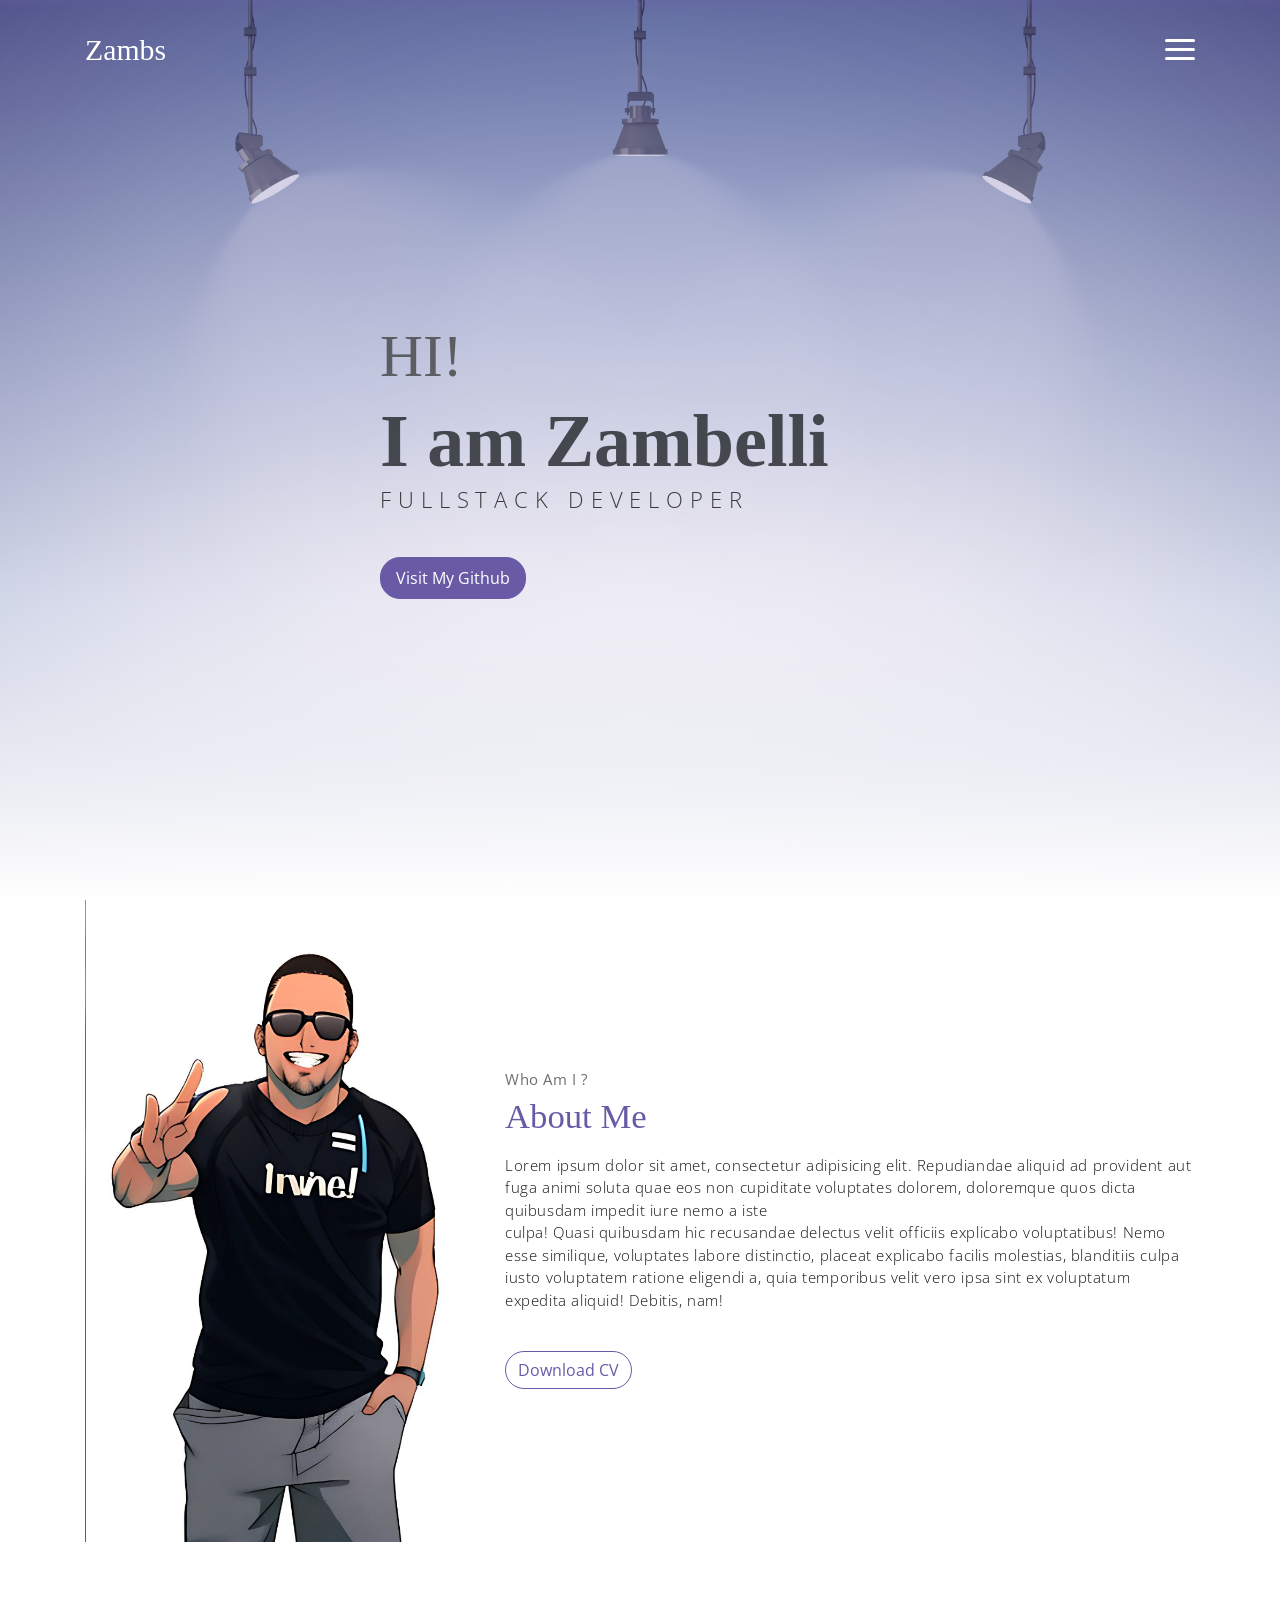
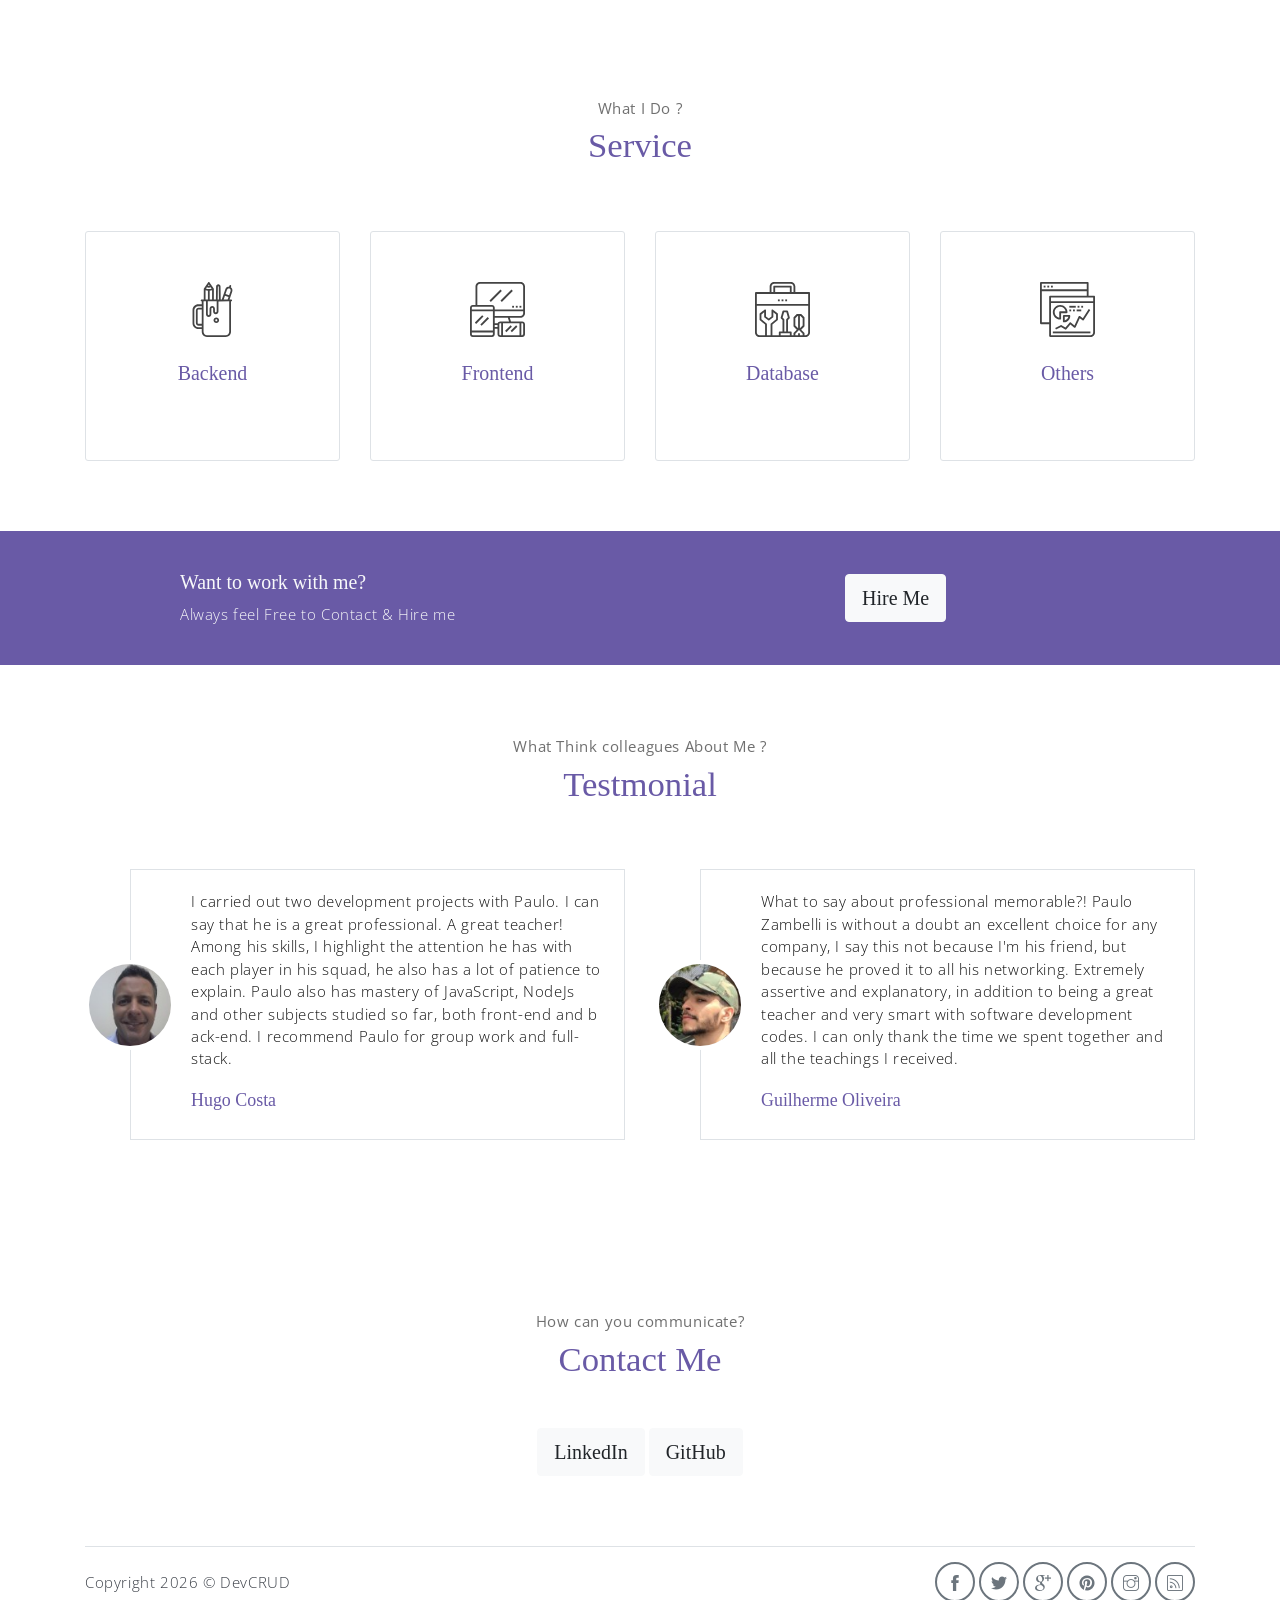
<file: index.html>
<!DOCTYPE html>
<html lang="en">

<head>
    <meta charset="utf-8">
    <meta name="viewport" content="width=device-width, initial-scale=1, shrink-to-fit=no">
    <title>Paulo Ricardo Zambelli</title>
    <!-- font icons -->
    <link rel="stylesheet" href="assets/vendors/themify-icons/css/themify-icons.css">
    <!-- Bootstrap + Meyawo main styles -->
    <link rel="stylesheet" href="assets/css/meyawo.css">
</head>

<body data-spy="scroll" data-target=".navbar" data-offset="40" id="home">

    <!-- Page Navbar -->
    <nav class="custom-navbar" data-spy="affix" data-offset-top="20">
        <div class="container">
            <a class="logo" href="#">Zambs</a>
            <ul class="nav">
                <li class="item">
                    <a class="link" href="#home">Home</a>
                </li>
                <li class="item">
                    <a class="link" href="/lista-contas.html">Lista de Contas</a>
                </li>
                <li class="item">
                    <a class="link" href="/math/index.html">Aulas de matemática</a>
                </li>
                <li class="item">
                    <a class="link" href="/mangas/index.html">Listas úteis</a>
                </li>
                <li class="item">
                    <a class="link" href="#about">About</a>
                </li>
                <!-- <li class="item">
                    <a class="link" href="#portfolio">Portfolio</a>
                </li> -->
                <li class="item">
                    <a class="link" href="#testmonial">Testmonial</a>
                </li>
                <!-- <li class="item">
                    <a class="link" href="#blog">Blog</a>
                </li> -->
                <li class="item">
                    <a class="link" href="#contact">Contact</a>
                </li>
            </ul>
            <a href="javascript:void(0)" id="nav-toggle" class="hamburger hamburger--elastic">
                <div class="hamburger-box">
                    <div class="hamburger-inner"></div>
                </div>
            </a>
        </div>
    </nav><!-- End of Page Navbar -->

    <!-- page header -->
    <header id="home" class="header">
        <div class="overlay"></div>
        <div class="header-content container">
            <h1 class="header-title">
                <span class="up">HI!</span>
                <span class="down">I am Zambelli</span>
            </h1>
            <p class="header-subtitle">FULLSTACK DEVELOPER</p>

            <button class="btn btn-primary"
                onclick="window.open('https://github.com/pauloricardoz', '_blank'); return false;">Visit My
                Github</button>
        </div>
    </header><!-- end of page header -->

    <!-- about section -->
    <section class="section pt-0" id="about">
        <!-- container -->
        <div class="container text-center">
            <!-- about wrapper -->
            <div class="about">
                <div class="about-img-holder">
                    <img src="assets/imgs/man.png" class="about-img"
                        alt="Download free bootstrap 4 landing page, free boootstrap 4 templates, Download free bootstrap 4.1 landing page, free boootstrap 4.1.1 templates, meyawo Landing page">
                </div>
                <div class="about-caption">
                    <p class="section-subtitle">Who Am I ?</p>
                    <h2 class="section-title mb-3">About Me</h2>
                    <p>
                        Lorem ipsum dolor sit amet, consectetur adipisicing elit. Repudiandae aliquid ad provident aut
                        fuga animi soluta quae eos non cupiditate voluptates dolorem, doloremque quos dicta quibusdam
                        impedit iure nemo a iste
                        <br>culpa! Quasi quibusdam hic recusandae delectus velit officiis explicabo voluptatibus! Nemo
                        esse similique, voluptates labore distinctio, placeat explicabo facilis molestias, blanditiis
                        culpa iusto voluptatem ratione eligendi a, quia temporibus velit vero ipsa sint ex voluptatum
                        expedita aliquid! Debitis, nam!
                    </p>
                    <button class="btn-rounded btn btn-outline-primary mt-4">Download CV</button>
                </div>
            </div><!-- end of about wrapper -->
        </div><!-- end of container -->
    </section> <!-- end of about section -->

    <!-- service section -->
    <section class="section" id="service">
        <div class="container text-center">
            <p class="section-subtitle">What I Do ?</p>
            <h6 class="section-title mb-6">Service</h6>
            <!-- row -->
            <div class="row">
                <div class="col-md-6 col-lg-3">
                    <div class="service-card">
                        <div class="body">
                            <img src="assets/imgs/pencil-case.svg"
                                alt="Download free bootstrap 4 landing page, free boootstrap 4 templates, Download free bootstrap 4.1 landing page, free boootstrap 4.1.1 templates, meyawo Landing page"
                                class="icon">
                            <h6 class="title">Backend</h6>
                            <p class="subtitle">Using NodeJS</p>
                        </div>
                    </div>
                </div>
                <div class="col-md-6 col-lg-3">
                    <div class="service-card">
                        <div class="body">
                            <img src="assets/imgs/responsive.svg"
                                alt="Download free bootstrap 4 landing page, free boootstrap 4 templates, Download free bootstrap 4.1 landing page, free boootstrap 4.1.1 templates, meyawo Landing page"
                                class="icon">
                            <h6 class="title">Frontend</h6>
                            <p class="subtitle">ReactJS/ HTML + CSS</p>
                        </div>
                    </div>
                </div>
                <div class="col-md-6 col-lg-3">
                    <div class="service-card">
                        <div class="body">
                            <img src="assets/imgs/toolbox.svg"
                                alt="Download free bootstrap 4 landing page, free boootstrap 4 templates, Download free bootstrap 4.1 landing page, free boootstrap 4.1.1 templates, meyawo Landing page"
                                class="icon">
                            <h6 class="title">Database</h6>
                            <p class="subtitle">MySQL and MongoDB</p>
                        </div>
                    </div>
                </div>
                <div class="col-md-6 col-lg-3">
                    <div class="service-card">
                        <div class="body">
                            <img src="assets/imgs/analytics.svg"
                                alt="Download free bootstrap 4 landing page, free boootstrap 4 templates, Download free bootstrap 4.1 landing page, free boootstrap 4.1.1 templates, meyawo Landing page"
                                class="icon">
                            <h6 class="title">Others</h6>
                            <p class="subtitle">Programming in C and C#</p>
                        </div>
                    </div>
                </div>
            </div><!-- end of row -->
        </div>
    </section><!-- end of service section -->

    <!-- 
    <section class="section" id="portfolio">
        <div class="container text-center">
            <p class="section-subtitle">What I Did ?</p>
            <h6 class="section-title mb-6">Portfolio</h6>

            <div class="row">
                <div class="col-md-4">
                    <a href="#" class="portfolio-card">
                        <img src="assets/imgs/folio-1.jpg" class="portfolio-card-img"
                            alt="Download free bootstrap 4 landing page, free boootstrap 4 templates, Download free bootstrap 4.1 landing page, free boootstrap 4.1.1 templates, meyawo Landing page">
                        <span class="portfolio-card-overlay">
                            <span class="portfolio-card-caption">
                                <h4>Web Designing</h5>
                                    <p class="font-weight-normal">Category: Web Templates</p>
                            </span>
                        </span>
                    </a>
                </div>
                <div class="col-md-4">
                    <a href="#" class="portfolio-card">
                        <img class="portfolio-card-img" src="assets/imgs/folio-2.jpg" class="img-responsive rounded"
                            alt="Download free bootstrap 4 landing page, free boootstrap 4 templates, Download free bootstrap 4.1 landing page, free boootstrap 4.1.1 templates, meyawo Landing page">
                        <span class="portfolio-card-overlay">
                            <span class="portfolio-card-caption">
                                <h4>Web Designing</h5>
                                    <p class="font-weight-normal">Category: Web Templates</p>
                            </span>
                        </span>
                    </a>
                </div>
                <div class="col-md-4">
                    <a href="#" class="portfolio-card">
                        <img class="portfolio-card-img" src="assets/imgs/folio-3.jpg" class="img-responsive rounded"
                            alt="Download free bootstrap 4 landing page, free boootstrap 4 templates, Download free bootstrap 4.1 landing page, free boootstrap 4.1.1 templates, meyawo Landing page">
                        <span class="portfolio-card-overlay">
                            <span class="portfolio-card-caption">
                                <h4>Web Designing</h5>
                                    <p class="font-weight-normal">Category: Web Templates</p>
                            </span>
                        </span>
                    </a>
                </div>
            </div>
        </div>
    </section> end of portfolio section -->

    <!-- section -->
    <section class="section-sm bg-primary">
        <!-- container -->
        <div class="container text-center text-sm-left">
            <!-- row -->
            <div class="row align-items-center">
                <div class="col-sm offset-md-1 mb-4 mb-md-0">
                    <h6 class="title text-light">Want to work with me?</h6>
                    <p class="m-0 text-light">Always feel Free to Contact & Hire me</p>
                </div>
                <div class="col-sm offset-sm-2 offset-md-3">
                    <button class="btn btn-lg my-font btn-light rounded"
                        onclick="window.open('https://www.linkedin.com/in/paulo-ricardo-zambelli-taveira/', '_blank'); return false;">Hire
                        Me</button>
                </div>
            </div> <!-- end of row -->
        </div> <!-- end of container -->
    </section> <!-- end of section -->

    <!-- testimonial section -->
    <section class="section" id="testmonial">
        <div class="container text-center">
            <p class="section-subtitle">What Think colleagues About Me ?</p>
            <h6 class="section-title mb-6">Testmonial</h6>

            <!-- row -->
            <div class="row">
                <div class="col-md-6">
                    <div class="testimonial-card">
                        <div class="testimonial-card-img-holder">
                            <img src="assets/imgs/avatar2.jpeg" class="testimonial-card-img"
                                alt="Download free bootstrap 4 landing page, free boootstrap 4 templates, Download free bootstrap 4.1 landing page, free boootstrap 4.1.1 templates, meyawo Landing page">
                        </div>
                        <div class="testimonial-card-body">
                            <p class="testimonial-card-subtitle">I carried out two development projects with Paulo. I
                                can say that he is a great professional.
                                A great teacher! Among his skills, I highlight the attention he has with each player in
                                his squad, he also has a lot of
                                patience to explain. Paulo also has mastery of JavaScript, NodeJs and other subjects
                                studied so far, both front-end and b
                                ack-end. I recommend Paulo for group work and full-stack.</p>
                            <h6 class="testimonial-card-title">Hugo Costa</h6>
                        </div>
                    </div>
                </div>
                <div class="col-md-6">
                    <div class="testimonial-card">
                        <div class="testimonial-card-img-holder">
                            <img src="assets/imgs/avatar3.jpeg" class="testimonial-card-img"
                                alt="Download free bootstrap 4 landing page, free boootstrap 4 templates, Download free bootstrap 4.1 landing page, free boootstrap 4.1.1 templates, meyawo Landing page">
                        </div>
                        <div class="testimonial-card-body">
                            <p class="testimonial-card-subtitle">What to say about professional memorable?! Paulo
                                Zambelli is without a doubt an excellent choice for any company, I say this not because
                                I'm his friend, but because he proved it to all his networking. Extremely assertive and
                                explanatory, in addition to being a great teacher and very smart with software
                                development codes. I can only thank the time we spent together and all the teachings I
                                received.</p>
                            <h6 class="testimonial-card-title">Guilherme Oliveira</h6>
                        </div>
                    </div>
                </div>
            </div>
        </div> <!-- end of container -->
    </section> <!-- end of testimonial section -->



    <section class="section" id="contact">
        <div class="container text-center">
            <p class="section-subtitle">How can you communicate?</p>
            <h6 class="section-title mb-5">Contact Me</h6>
            <div class="col-sm ">
                <button class="btn btn-lg my-font btn-light rounded"
                    onclick="window.open('https://www.linkedin.com/in/paulo-ricardo-zambelli-taveira/', '_blank'); return false;">LinkedIn</button>
                <button class="btn btn-lg my-font btn-light rounded"
                    onclick="window.open('https://github.com/pauloricardoz/', '_blank'); return false;">GitHub</button>
            </div>
            <!-- <form action="" class="contact-form col-md-10 col-lg-8 m-auto">
                <div class="form-row">
                    <div class="form-group col-sm-6">
                        <input type="text" size="50" class="form-control" placeholder="Your Name" required>
                    </div>
                    <div class="form-group col-sm-6">
                        <input type="email" class="form-control" placeholder="Enter Email" requried>
                    </div>
                    <div class="form-group col-sm-12">
                        <textarea name="comment" id="comment" rows="6" class="form-control"
                            placeholder="Write Something"></textarea>
                    </div>
                    <div class="form-group col-sm-12 mt-3">
                        <input type="submit" value="Send Message" class="btn btn-outline-primary rounded">
                    </div>
                </div>
            </form> -->
        </div>
    </section>

    <!-- footer -->
    <div class="container">
        <footer class="footer">
            <p class="mb-0">Copyright
                <script>document.write(new Date().getFullYear())</script> &copy; <a
                    href="http://www.devcrud.com">DevCRUD</a>
            </p>
            <div class="social-links text-right m-auto ml-sm-auto">
                <a href="javascript:void(0)" class="link"><i class="ti-facebook"></i></a>
                <a href="javascript:void(0)" class="link"><i class="ti-twitter-alt"></i></a>
                <a href="javascript:void(0)" class="link"><i class="ti-google"></i></a>
                <a href="javascript:void(0)" class="link"><i class="ti-pinterest-alt"></i></a>
                <a href="javascript:void(0)" class="link"><i class="ti-instagram"></i></a>
                <a href="javascript:void(0)" class="link"><i class="ti-rss"></i></a>
            </div>
        </footer>
    </div> <!-- end of page footer -->

    <!-- core  -->
    <script src="assets/vendors/jquery/jquery-3.4.1.js"></script>
    <script src="assets/vendors/bootstrap/bootstrap.bundle.js"></script>

    <!-- bootstrap 3 affix -->
    <script src="assets/vendors/bootstrap/bootstrap.affix.js"></script>

    <!-- Meyawo js -->
    <script src="assets/js/meyawo.js"></script>

</body>

</html>
</file>
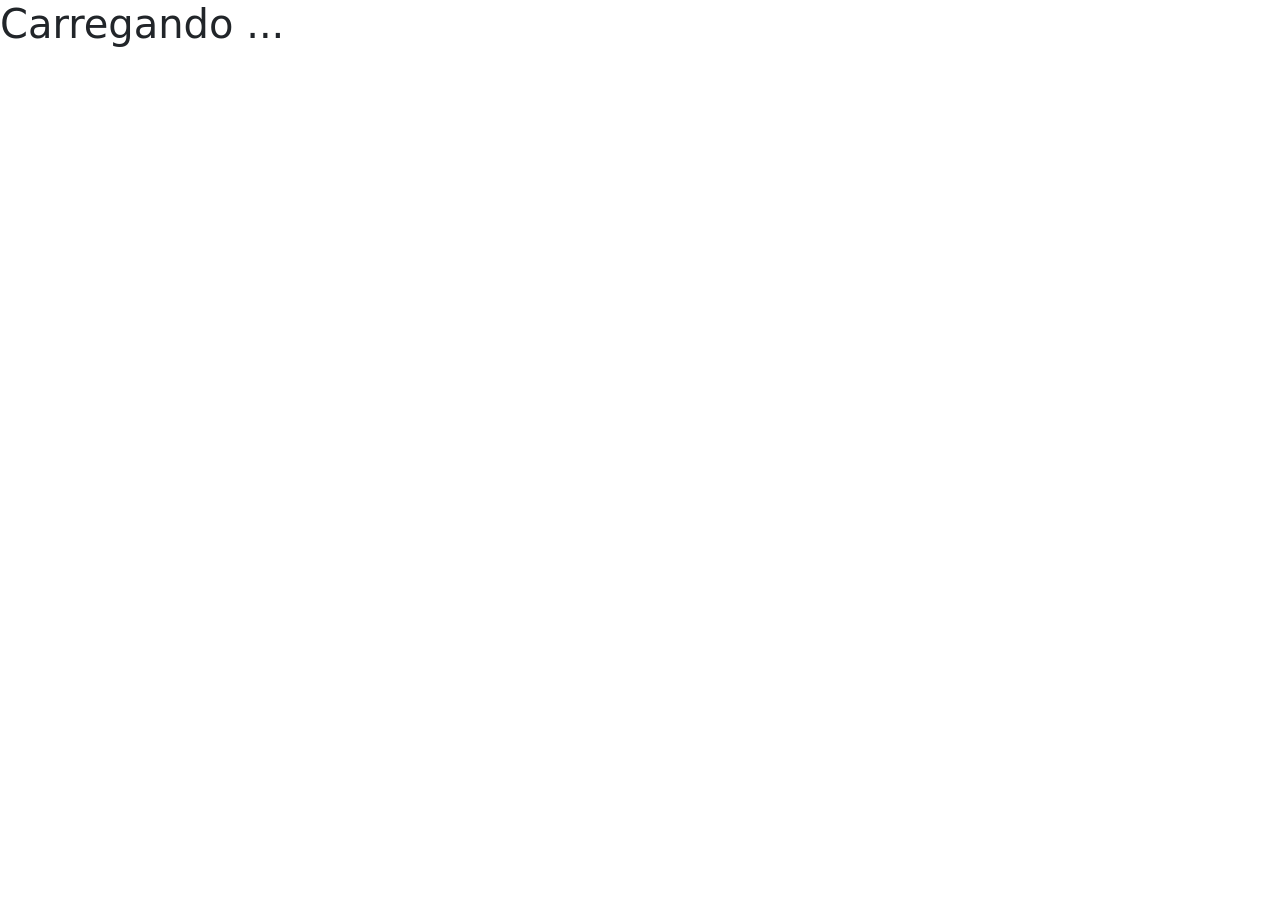
<file: mangas/index.html>
<!doctype html>
<html lang="en" data-beasties-container>
<head>
  <meta charset="utf-8">
  <title>Mangas</title>
  <base href="/mangas/">
  <meta name="viewport" content="width=device-width, initial-scale=1">
  <link rel="icon" type="image/x-icon" href="favicon.ico">
<style>:root{--bs-blue:#0d6efd;--bs-indigo:#6610f2;--bs-purple:#6f42c1;--bs-pink:#d63384;--bs-red:#dc3545;--bs-orange:#fd7e14;--bs-yellow:#ffc107;--bs-green:#198754;--bs-teal:#20c997;--bs-cyan:#0dcaf0;--bs-black:#000;--bs-white:#fff;--bs-gray:#6c757d;--bs-gray-dark:#343a40;--bs-gray-100:#f8f9fa;--bs-gray-200:#e9ecef;--bs-gray-300:#dee2e6;--bs-gray-400:#ced4da;--bs-gray-500:#adb5bd;--bs-gray-600:#6c757d;--bs-gray-700:#495057;--bs-gray-800:#343a40;--bs-gray-900:#212529;--bs-primary:#0d6efd;--bs-secondary:#6c757d;--bs-success:#198754;--bs-info:#0dcaf0;--bs-warning:#ffc107;--bs-danger:#dc3545;--bs-light:#f8f9fa;--bs-dark:#212529;--bs-primary-rgb:13, 110, 253;--bs-secondary-rgb:108, 117, 125;--bs-success-rgb:25, 135, 84;--bs-info-rgb:13, 202, 240;--bs-warning-rgb:255, 193, 7;--bs-danger-rgb:220, 53, 69;--bs-light-rgb:248, 249, 250;--bs-dark-rgb:33, 37, 41;--bs-primary-text-emphasis:rgb(2.0392156863%, 17.2549019608%, 39.6862745098%);--bs-secondary-text-emphasis:rgb(16.9411764706%, 18.3529411765%, 19.6078431373%);--bs-success-text-emphasis:rgb(3.9215686275%, 21.1764705882%, 13.1764705882%);--bs-info-text-emphasis:rgb(2.0392156863%, 31.6862745098%, 37.6470588235%);--bs-warning-text-emphasis:rgb(40%, 30.2745098039%, 1.0980392157%);--bs-danger-text-emphasis:rgb(34.5098039216%, 8.3137254902%, 10.8235294118%);--bs-light-text-emphasis:#495057;--bs-dark-text-emphasis:#495057;--bs-primary-bg-subtle:rgb(81.0196078431%, 88.6274509804%, 99.8431372549%);--bs-secondary-bg-subtle:rgb(88.4705882353%, 89.1764705882%, 89.8039215686%);--bs-success-bg-subtle:rgb(81.9607843137%, 90.5882352941%, 86.5882352941%);--bs-info-bg-subtle:rgb(81.0196078431%, 95.8431372549%, 98.8235294118%);--bs-warning-bg-subtle:rgb(100%, 95.137254902%, 80.5490196078%);--bs-danger-bg-subtle:rgb(97.2549019608%, 84.1568627451%, 85.4117647059%);--bs-light-bg-subtle:rgb(98.6274509804%, 98.8235294118%, 99.0196078431%);--bs-dark-bg-subtle:#ced4da;--bs-primary-border-subtle:rgb(62.0392156863%, 77.2549019608%, 99.6862745098%);--bs-secondary-border-subtle:rgb(76.9411764706%, 78.3529411765%, 79.6078431373%);--bs-success-border-subtle:rgb(63.9215686275%, 81.1764705882%, 73.1764705882%);--bs-info-border-subtle:rgb(62.0392156863%, 91.6862745098%, 97.6470588235%);--bs-warning-border-subtle:rgb(100%, 90.2745098039%, 61.0980392157%);--bs-danger-border-subtle:rgb(94.5098039216%, 68.3137254902%, 70.8235294118%);--bs-light-border-subtle:#e9ecef;--bs-dark-border-subtle:#adb5bd;--bs-white-rgb:255, 255, 255;--bs-black-rgb:0, 0, 0;--bs-font-sans-serif:system-ui, -apple-system, "Segoe UI", Roboto, "Helvetica Neue", "Noto Sans", "Liberation Sans", Arial, sans-serif, "Apple Color Emoji", "Segoe UI Emoji", "Segoe UI Symbol", "Noto Color Emoji";--bs-font-monospace:SFMono-Regular, Menlo, Monaco, Consolas, "Liberation Mono", "Courier New", monospace;--bs-gradient:linear-gradient(180deg, rgba(255, 255, 255, .15), rgba(255, 255, 255, 0));--bs-body-font-family:var(--bs-font-sans-serif);--bs-body-font-size:1rem;--bs-body-font-weight:400;--bs-body-line-height:1.5;--bs-body-color:#212529;--bs-body-color-rgb:33, 37, 41;--bs-body-bg:#fff;--bs-body-bg-rgb:255, 255, 255;--bs-emphasis-color:#000;--bs-emphasis-color-rgb:0, 0, 0;--bs-secondary-color:rgba(33, 37, 41, .75);--bs-secondary-color-rgb:33, 37, 41;--bs-secondary-bg:#e9ecef;--bs-secondary-bg-rgb:233, 236, 239;--bs-tertiary-color:rgba(33, 37, 41, .5);--bs-tertiary-color-rgb:33, 37, 41;--bs-tertiary-bg:#f8f9fa;--bs-tertiary-bg-rgb:248, 249, 250;--bs-heading-color:inherit;--bs-link-color:#0d6efd;--bs-link-color-rgb:13, 110, 253;--bs-link-decoration:underline;--bs-link-hover-color:rgb(4.0784313725%, 34.5098039216%, 79.3725490196%);--bs-link-hover-color-rgb:10, 88, 202;--bs-code-color:#d63384;--bs-highlight-color:#212529;--bs-highlight-bg:rgb(100%, 95.137254902%, 80.5490196078%);--bs-border-width:1px;--bs-border-style:solid;--bs-border-color:#dee2e6;--bs-border-color-translucent:rgba(0, 0, 0, .175);--bs-border-radius:.375rem;--bs-border-radius-sm:.25rem;--bs-border-radius-lg:.5rem;--bs-border-radius-xl:1rem;--bs-border-radius-xxl:2rem;--bs-border-radius-2xl:var(--bs-border-radius-xxl);--bs-border-radius-pill:50rem;--bs-box-shadow:0 .5rem 1rem rgba(0, 0, 0, .15);--bs-box-shadow-sm:0 .125rem .25rem rgba(0, 0, 0, .075);--bs-box-shadow-lg:0 1rem 3rem rgba(0, 0, 0, .175);--bs-box-shadow-inset:inset 0 1px 2px rgba(0, 0, 0, .075);--bs-focus-ring-width:.25rem;--bs-focus-ring-opacity:.25;--bs-focus-ring-color:rgba(13, 110, 253, .25);--bs-form-valid-color:#198754;--bs-form-valid-border-color:#198754;--bs-form-invalid-color:#dc3545;--bs-form-invalid-border-color:#dc3545}*,*:before,*:after{box-sizing:border-box}@media(prefers-reduced-motion:no-preference){:root{scroll-behavior:smooth}}body{margin:0;font-family:var(--bs-body-font-family);font-size:var(--bs-body-font-size);font-weight:var(--bs-body-font-weight);line-height:var(--bs-body-line-height);color:var(--bs-body-color);text-align:var(--bs-body-text-align);background-color:var(--bs-body-bg);-webkit-text-size-adjust:100%;-webkit-tap-highlight-color:rgba(0,0,0,0)}:root{--bs-breakpoint-xs:0;--bs-breakpoint-sm:576px;--bs-breakpoint-md:768px;--bs-breakpoint-lg:992px;--bs-breakpoint-xl:1200px;--bs-breakpoint-xxl:1400px}:root{--bs-btn-close-filter: }:root{--bs-carousel-indicator-active-bg:#fff;--bs-carousel-caption-color:#fff;--bs-carousel-control-icon-filter: }</style><link rel="stylesheet" href="/mangas/styles-VJHY3FBG.css" media="print" data-beasties-media="all"><noscript><link rel="stylesheet" href="/mangas/styles-VJHY3FBG.css"></noscript></head>
<body>
  <app-root></app-root>
<script src="/mangas/polyfills-PZSJNBYU.js" type="module"></script><script src="/mangas/main-IPOV7BYT.js" type="module"></script><script>document.querySelectorAll('link[data-beasties-media]').forEach(function(l){l.media=l.getAttribute('data-beasties-media');l.removeAttribute('data-beasties-media')})</script></body>
</html>
</file>
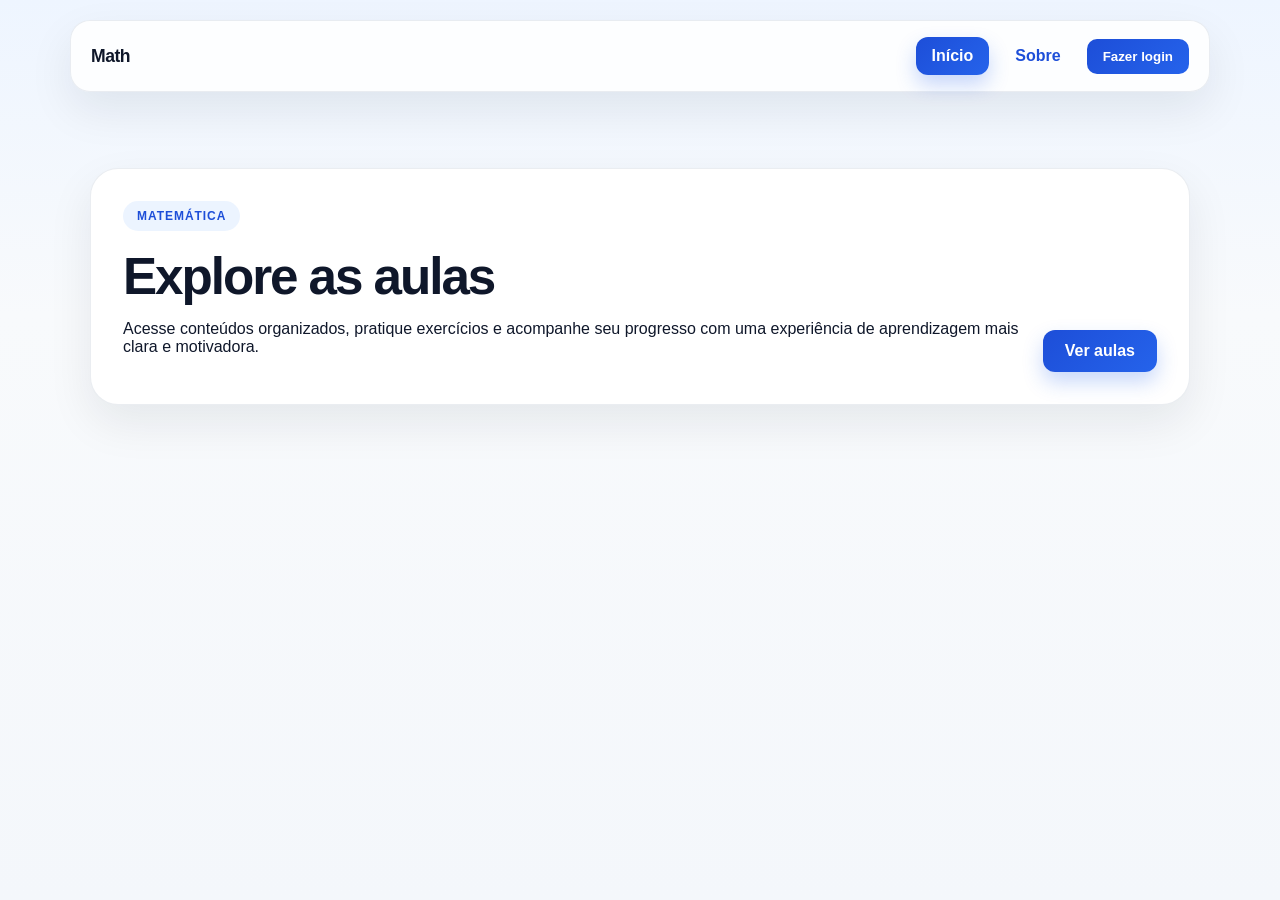
<file: math/index.html>
<!doctype html>
<html lang="en" data-beasties-container>
<head>
  <meta charset="utf-8">
  <title>Math</title>
  <base href="/math/">
  <meta name="viewport" content="width=device-width, initial-scale=1">
  <link rel="icon" type="image/x-icon" href="favicon.ico">
<style>body{counter-reset:katexEqnNo mmlEqnNo}:root{--bg:#f4f7fb;--card:#ffffff;--primary:#0f172a;--secondary:#1d4ed8;--accent:#60a5fa;--muted:#475569;--soft:#e2e8f0;--success:#0f766e;--shadow:0 18px 45px rgba(15, 23, 42, .08)}*{box-sizing:border-box}html,body{margin:0;min-height:100%;background:linear-gradient(180deg,#eef5ff,#f8fafc 35%,#f4f7fb);color:var(--primary);font-family:Segoe UI,Tahoma,Geneva,Verdana,sans-serif}</style><link rel="stylesheet" href="/math/styles-2XHE5HRL.css" media="print" data-beasties-media="all"><noscript><link rel="stylesheet" href="/math/styles-2XHE5HRL.css"></noscript></head>
<body>
  <app-root></app-root>
<script src="/math/main-ZFYQFNMP.js" type="module"></script><script>document.querySelectorAll('link[data-beasties-media]').forEach(function(l){l.media=l.getAttribute('data-beasties-media');l.removeAttribute('data-beasties-media')})</script></body>
</html>
</file>
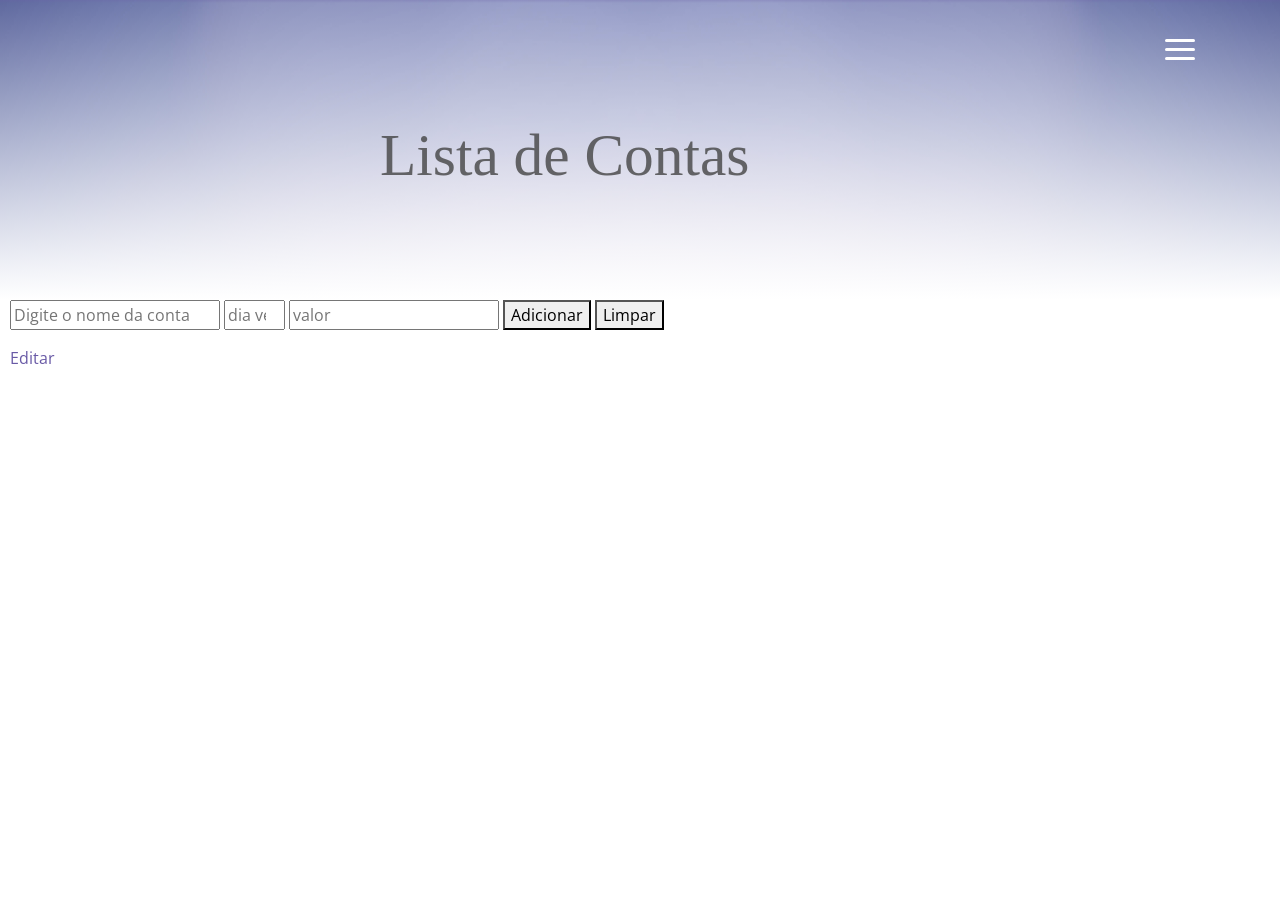
<file: lista-contas.html>
<!DOCTYPE html>
<html lang="en">

<head>
  <meta charset="UTF-8">
  <meta name="viewport" content="width=device-width, initial-scale=1.0">
  <title>Document</title>
  <link rel="stylesheet" href="assets/vendors/themify-icons/css/themify-icons.css">
  <link rel="stylesheet" href="assets/css/meyawo.css">
</head>

<body data-spy="scroll" data-target=".navbar" data-offset="40" id="home">
  <!-- Page Navbar -->
  <nav class="custom-navbar" data-spy="affix" data-offset-top="20">
    <div class="container">
      <ul class="nav">
        <li class="item">
          <a class="link" href="/#home">Home</a>
        </li>
        <li class="item">
          <a class="link" href="/lista-contas.html">Lista de Contas</a>
        </li>
        <li class="item">
          <a class="link" href="/#about">About</a>
        </li>
        <!-- <li class="item">
                    <a class="link" href="#portfolio">Portfolio</a>
                </li> -->
        <li class="item">
          <a class="link" href="/#testmonial">Testmonial</a>
        </li>
        <!-- <li class="item">
                    <a class="link" href="#blog">Blog</a>
                </li> -->
        <li class="item">
          <a class="link" href="/#contact">Contact</a>
        </li>
      </ul>
      <a href="javascript:void(0)" id="nav-toggle" class="hamburger hamburger--elastic">
        <div class="hamburger-box">
          <div class="hamburger-inner"></div>
        </div>
      </a>
    </div>
  </nav><!-- End of Page Navbar -->

  <header id="home" class="header list-header">
    <div class="overlay"></div>
    <div class="header-content container">
      <h1 class="header-title">
        <span class="up">Lista de Contas</span>
      </h1>
    </div>
  </header>
  <section class="section pt-0">

    <form onsubmit="submit(event)" id="form">
      <input type="text" id="contaInput" placeholder="Digite o nome da conta" required>
      <input type="number" id="dateInput" placeholder="dia vencimento" required max="31" min="1">
      <input type="number" id="valorInput" placeholder="valor" required min="0">
      <button type="submit" id="btn-submit">Adicionar</button>
      <button type="reset" id="btn-reset">Limpar</button>
    </form>
    <ul id="lista">
      <!-- As contas serão listadas aqui -->
    </ul>

    <div>

      <a href="javascript:void(0)" id="entrar-edit" onclick="front.changeEditMode()">
        <span>Editar</span>
      </a>

      <a href="javascript:void(0)" id="sair-edit" onclick="front.changeEditMode()" style="display: none;">
        <span>Fechar edição</span>
      </a>
    </div>
  </section>

  <script src="script.js"></script>
</body>

</html>
</file>
<file: assets/vendors/themify-icons/css/themify-icons.css>
@font-face {
	font-family: 'themify';
	src:url("../fonts/themify.eot?-fvbane");
	src:url("../fonts/themify.eot?#iefix-fvbane") format("embedded-opentype"),
		url("../fonts/themify.woff?-fvbane") format("woff"),
		url("../fonts/themify.ttf?-fvbane") format("truetype"),
		url("../fonts/themify.svg?-fvbane#themify") format("svg");
	font-weight: normal;
	font-style: normal;
}

[class^="ti-"], [class*=" ti-"] {
	font-family: 'themify';
	speak: none;
	font-style: normal;
	font-weight: normal;
	font-variant: normal;
	text-transform: none;
	line-height: 1;

	/* Better Font Rendering =========== */
	-webkit-font-smoothing: antialiased;
	-moz-osx-font-smoothing: grayscale;
}

.ti-wand:before {
	content: "\e600";
}
.ti-volume:before {
	content: "\e601";
}
.ti-user:before {
	content: "\e602";
}
.ti-unlock:before {
	content: "\e603";
}
.ti-unlink:before {
	content: "\e604";
}
.ti-trash:before {
	content: "\e605";
}
.ti-thought:before {
	content: "\e606";
}
.ti-target:before {
	content: "\e607";
}
.ti-tag:before {
	content: "\e608";
}
.ti-tablet:before {
	content: "\e609";
}
.ti-star:before {
	content: "\e60a";
}
.ti-spray:before {
	content: "\e60b";
}
.ti-signal:before {
	content: "\e60c";
}
.ti-shopping-cart:before {
	content: "\e60d";
}
.ti-shopping-cart-full:before {
	content: "\e60e";
}
.ti-settings:before {
	content: "\e60f";
}
.ti-search:before {
	content: "\e610";
}
.ti-zoom-in:before {
	content: "\e611";
}
.ti-zoom-out:before {
	content: "\e612";
}
.ti-cut:before {
	content: "\e613";
}
.ti-ruler:before {
	content: "\e614";
}
.ti-ruler-pencil:before {
	content: "\e615";
}
.ti-ruler-alt:before {
	content: "\e616";
}
.ti-bookmark:before {
	content: "\e617";
}
.ti-bookmark-alt:before {
	content: "\e618";
}
.ti-reload:before {
	content: "\e619";
}
.ti-plus:before {
	content: "\e61a";
}
.ti-pin:before {
	content: "\e61b";
}
.ti-pencil:before {
	content: "\e61c";
}
.ti-pencil-alt:before {
	content: "\e61d";
}
.ti-paint-roller:before {
	content: "\e61e";
}
.ti-paint-bucket:before {
	content: "\e61f";
}
.ti-na:before {
	content: "\e620";
}
.ti-mobile:before {
	content: "\e621";
}
.ti-minus:before {
	content: "\e622";
}
.ti-medall:before {
	content: "\e623";
}
.ti-medall-alt:before {
	content: "\e624";
}
.ti-marker:before {
	content: "\e625";
}
.ti-marker-alt:before {
	content: "\e626";
}
.ti-arrow-up:before {
	content: "\e627";
}
.ti-arrow-right:before {
	content: "\e628";
}
.ti-arrow-left:before {
	content: "\e629";
}
.ti-arrow-down:before {
	content: "\e62a";
}
.ti-lock:before {
	content: "\e62b";
}
.ti-location-arrow:before {
	content: "\e62c";
}
.ti-link:before {
	content: "\e62d";
}
.ti-layout:before {
	content: "\e62e";
}
.ti-layers:before {
	content: "\e62f";
}
.ti-layers-alt:before {
	content: "\e630";
}
.ti-key:before {
	content: "\e631";
}
.ti-import:before {
	content: "\e632";
}
.ti-image:before {
	content: "\e633";
}
.ti-heart:before {
	content: "\e634";
}
.ti-heart-broken:before {
	content: "\e635";
}
.ti-hand-stop:before {
	content: "\e636";
}
.ti-hand-open:before {
	content: "\e637";
}
.ti-hand-drag:before {
	content: "\e638";
}
.ti-folder:before {
	content: "\e639";
}
.ti-flag:before {
	content: "\e63a";
}
.ti-flag-alt:before {
	content: "\e63b";
}
.ti-flag-alt-2:before {
	content: "\e63c";
}
.ti-eye:before {
	content: "\e63d";
}
.ti-export:before {
	content: "\e63e";
}
.ti-exchange-vertical:before {
	content: "\e63f";
}
.ti-desktop:before {
	content: "\e640";
}
.ti-cup:before {
	content: "\e641";
}
.ti-crown:before {
	content: "\e642";
}
.ti-comments:before {
	content: "\e643";
}
.ti-comment:before {
	content: "\e644";
}
.ti-comment-alt:before {
	content: "\e645";
}
.ti-close:before {
	content: "\e646";
}
.ti-clip:before {
	content: "\e647";
}
.ti-angle-up:before {
	content: "\e648";
}
.ti-angle-right:before {
	content: "\e649";
}
.ti-angle-left:before {
	content: "\e64a";
}
.ti-angle-down:before {
	content: "\e64b";
}
.ti-check:before {
	content: "\e64c";
}
.ti-check-box:before {
	content: "\e64d";
}
.ti-camera:before {
	content: "\e64e";
}
.ti-announcement:before {
	content: "\e64f";
}
.ti-brush:before {
	content: "\e650";
}
.ti-briefcase:before {
	content: "\e651";
}
.ti-bolt:before {
	content: "\e652";
}
.ti-bolt-alt:before {
	content: "\e653";
}
.ti-blackboard:before {
	content: "\e654";
}
.ti-bag:before {
	content: "\e655";
}
.ti-move:before {
	content: "\e656";
}
.ti-arrows-vertical:before {
	content: "\e657";
}
.ti-arrows-horizontal:before {
	content: "\e658";
}
.ti-fullscreen:before {
	content: "\e659";
}
.ti-arrow-top-right:before {
	content: "\e65a";
}
.ti-arrow-top-left:before {
	content: "\e65b";
}
.ti-arrow-circle-up:before {
	content: "\e65c";
}
.ti-arrow-circle-right:before {
	content: "\e65d";
}
.ti-arrow-circle-left:before {
	content: "\e65e";
}
.ti-arrow-circle-down:before {
	content: "\e65f";
}
.ti-angle-double-up:before {
	content: "\e660";
}
.ti-angle-double-right:before {
	content: "\e661";
}
.ti-angle-double-left:before {
	content: "\e662";
}
.ti-angle-double-down:before {
	content: "\e663";
}
.ti-zip:before {
	content: "\e664";
}
.ti-world:before {
	content: "\e665";
}
.ti-wheelchair:before {
	content: "\e666";
}
.ti-view-list:before {
	content: "\e667";
}
.ti-view-list-alt:before {
	content: "\e668";
}
.ti-view-grid:before {
	content: "\e669";
}
.ti-uppercase:before {
	content: "\e66a";
}
.ti-upload:before {
	content: "\e66b";
}
.ti-underline:before {
	content: "\e66c";
}
.ti-truck:before {
	content: "\e66d";
}
.ti-timer:before {
	content: "\e66e";
}
.ti-ticket:before {
	content: "\e66f";
}
.ti-thumb-up:before {
	content: "\e670";
}
.ti-thumb-down:before {
	content: "\e671";
}
.ti-text:before {
	content: "\e672";
}
.ti-stats-up:before {
	content: "\e673";
}
.ti-stats-down:before {
	content: "\e674";
}
.ti-split-v:before {
	content: "\e675";
}
.ti-split-h:before {
	content: "\e676";
}
.ti-smallcap:before {
	content: "\e677";
}
.ti-shine:before {
	content: "\e678";
}
.ti-shift-right:before {
	content: "\e679";
}
.ti-shift-left:before {
	content: "\e67a";
}
.ti-shield:before {
	content: "\e67b";
}
.ti-notepad:before {
	content: "\e67c";
}
.ti-server:before {
	content: "\e67d";
}
.ti-quote-right:before {
	content: "\e67e";
}
.ti-quote-left:before {
	content: "\e67f";
}
.ti-pulse:before {
	content: "\e680";
}
.ti-printer:before {
	content: "\e681";
}
.ti-power-off:before {
	content: "\e682";
}
.ti-plug:before {
	content: "\e683";
}
.ti-pie-chart:before {
	content: "\e684";
}
.ti-paragraph:before {
	content: "\e685";
}
.ti-panel:before {
	content: "\e686";
}
.ti-package:before {
	content: "\e687";
}
.ti-music:before {
	content: "\e688";
}
.ti-music-alt:before {
	content: "\e689";
}
.ti-mouse:before {
	content: "\e68a";
}
.ti-mouse-alt:before {
	content: "\e68b";
}
.ti-money:before {
	content: "\e68c";
}
.ti-microphone:before {
	content: "\e68d";
}
.ti-menu:before {
	content: "\e68e";
}
.ti-menu-alt:before {
	content: "\e68f";
}
.ti-map:before {
	content: "\e690";
}
.ti-map-alt:before {
	content: "\e691";
}
.ti-loop:before {
	content: "\e692";
}
.ti-location-pin:before {
	content: "\e693";
}
.ti-list:before {
	content: "\e694";
}
.ti-light-bulb:before {
	content: "\e695";
}
.ti-Italic:before {
	content: "\e696";
}
.ti-info:before {
	content: "\e697";
}
.ti-infinite:before {
	content: "\e698";
}
.ti-id-badge:before {
	content: "\e699";
}
.ti-hummer:before {
	content: "\e69a";
}
.ti-home:before {
	content: "\e69b";
}
.ti-help:before {
	content: "\e69c";
}
.ti-headphone:before {
	content: "\e69d";
}
.ti-harddrives:before {
	content: "\e69e";
}
.ti-harddrive:before {
	content: "\e69f";
}
.ti-gift:before {
	content: "\e6a0";
}
.ti-game:before {
	content: "\e6a1";
}
.ti-filter:before {
	content: "\e6a2";
}
.ti-files:before {
	content: "\e6a3";
}
.ti-file:before {
	content: "\e6a4";
}
.ti-eraser:before {
	content: "\e6a5";
}
.ti-envelope:before {
	content: "\e6a6";
}
.ti-download:before {
	content: "\e6a7";
}
.ti-direction:before {
	content: "\e6a8";
}
.ti-direction-alt:before {
	content: "\e6a9";
}
.ti-dashboard:before {
	content: "\e6aa";
}
.ti-control-stop:before {
	content: "\e6ab";
}
.ti-control-shuffle:before {
	content: "\e6ac";
}
.ti-control-play:before {
	content: "\e6ad";
}
.ti-control-pause:before {
	content: "\e6ae";
}
.ti-control-forward:before {
	content: "\e6af";
}
.ti-control-backward:before {
	content: "\e6b0";
}
.ti-cloud:before {
	content: "\e6b1";
}
.ti-cloud-up:before {
	content: "\e6b2";
}
.ti-cloud-down:before {
	content: "\e6b3";
}
.ti-clipboard:before {
	content: "\e6b4";
}
.ti-car:before {
	content: "\e6b5";
}
.ti-calendar:before {
	content: "\e6b6";
}
.ti-book:before {
	content: "\e6b7";
}
.ti-bell:before {
	content: "\e6b8";
}
.ti-basketball:before {
	content: "\e6b9";
}
.ti-bar-chart:before {
	content: "\e6ba";
}
.ti-bar-chart-alt:before {
	content: "\e6bb";
}
.ti-back-right:before {
	content: "\e6bc";
}
.ti-back-left:before {
	content: "\e6bd";
}
.ti-arrows-corner:before {
	content: "\e6be";
}
.ti-archive:before {
	content: "\e6bf";
}
.ti-anchor:before {
	content: "\e6c0";
}
.ti-align-right:before {
	content: "\e6c1";
}
.ti-align-left:before {
	content: "\e6c2";
}
.ti-align-justify:before {
	content: "\e6c3";
}
.ti-align-center:before {
	content: "\e6c4";
}
.ti-alert:before {
	content: "\e6c5";
}
.ti-alarm-clock:before {
	content: "\e6c6";
}
.ti-agenda:before {
	content: "\e6c7";
}
.ti-write:before {
	content: "\e6c8";
}
.ti-window:before {
	content: "\e6c9";
}
.ti-widgetized:before {
	content: "\e6ca";
}
.ti-widget:before {
	content: "\e6cb";
}
.ti-widget-alt:before {
	content: "\e6cc";
}
.ti-wallet:before {
	content: "\e6cd";
}
.ti-video-clapper:before {
	content: "\e6ce";
}
.ti-video-camera:before {
	content: "\e6cf";
}
.ti-vector:before {
	content: "\e6d0";
}
.ti-themify-logo:before {
	content: "\e6d1";
}
.ti-themify-favicon:before {
	content: "\e6d2";
}
.ti-themify-favicon-alt:before {
	content: "\e6d3";
}
.ti-support:before {
	content: "\e6d4";
}
.ti-stamp:before {
	content: "\e6d5";
}
.ti-split-v-alt:before {
	content: "\e6d6";
}
.ti-slice:before {
	content: "\e6d7";
}
.ti-shortcode:before {
	content: "\e6d8";
}
.ti-shift-right-alt:before {
	content: "\e6d9";
}
.ti-shift-left-alt:before {
	content: "\e6da";
}
.ti-ruler-alt-2:before {
	content: "\e6db";
}
.ti-receipt:before {
	content: "\e6dc";
}
.ti-pin2:before {
	content: "\e6dd";
}
.ti-pin-alt:before {
	content: "\e6de";
}
.ti-pencil-alt2:before {
	content: "\e6df";
}
.ti-palette:before {
	content: "\e6e0";
}
.ti-more:before {
	content: "\e6e1";
}
.ti-more-alt:before {
	content: "\e6e2";
}
.ti-microphone-alt:before {
	content: "\e6e3";
}
.ti-magnet:before {
	content: "\e6e4";
}
.ti-line-double:before {
	content: "\e6e5";
}
.ti-line-dotted:before {
	content: "\e6e6";
}
.ti-line-dashed:before {
	content: "\e6e7";
}
.ti-layout-width-full:before {
	content: "\e6e8";
}
.ti-layout-width-default:before {
	content: "\e6e9";
}
.ti-layout-width-default-alt:before {
	content: "\e6ea";
}
.ti-layout-tab:before {
	content: "\e6eb";
}
.ti-layout-tab-window:before {
	content: "\e6ec";
}
.ti-layout-tab-v:before {
	content: "\e6ed";
}
.ti-layout-tab-min:before {
	content: "\e6ee";
}
.ti-layout-slider:before {
	content: "\e6ef";
}
.ti-layout-slider-alt:before {
	content: "\e6f0";
}
.ti-layout-sidebar-right:before {
	content: "\e6f1";
}
.ti-layout-sidebar-none:before {
	content: "\e6f2";
}
.ti-layout-sidebar-left:before {
	content: "\e6f3";
}
.ti-layout-placeholder:before {
	content: "\e6f4";
}
.ti-layout-menu:before {
	content: "\e6f5";
}
.ti-layout-menu-v:before {
	content: "\e6f6";
}
.ti-layout-menu-separated:before {
	content: "\e6f7";
}
.ti-layout-menu-full:before {
	content: "\e6f8";
}
.ti-layout-media-right-alt:before {
	content: "\e6f9";
}
.ti-layout-media-right:before {
	content: "\e6fa";
}
.ti-layout-media-overlay:before {
	content: "\e6fb";
}
.ti-layout-media-overlay-alt:before {
	content: "\e6fc";
}
.ti-layout-media-overlay-alt-2:before {
	content: "\e6fd";
}
.ti-layout-media-left-alt:before {
	content: "\e6fe";
}
.ti-layout-media-left:before {
	content: "\e6ff";
}
.ti-layout-media-center-alt:before {
	content: "\e700";
}
.ti-layout-media-center:before {
	content: "\e701";
}
.ti-layout-list-thumb:before {
	content: "\e702";
}
.ti-layout-list-thumb-alt:before {
	content: "\e703";
}
.ti-layout-list-post:before {
	content: "\e704";
}
.ti-layout-list-large-image:before {
	content: "\e705";
}
.ti-layout-line-solid:before {
	content: "\e706";
}
.ti-layout-grid4:before {
	content: "\e707";
}
.ti-layout-grid3:before {
	content: "\e708";
}
.ti-layout-grid2:before {
	content: "\e709";
}
.ti-layout-grid2-thumb:before {
	content: "\e70a";
}
.ti-layout-cta-right:before {
	content: "\e70b";
}
.ti-layout-cta-left:before {
	content: "\e70c";
}
.ti-layout-cta-center:before {
	content: "\e70d";
}
.ti-layout-cta-btn-right:before {
	content: "\e70e";
}
.ti-layout-cta-btn-left:before {
	content: "\e70f";
}
.ti-layout-column4:before {
	content: "\e710";
}
.ti-layout-column3:before {
	content: "\e711";
}
.ti-layout-column2:before {
	content: "\e712";
}
.ti-layout-accordion-separated:before {
	content: "\e713";
}
.ti-layout-accordion-merged:before {
	content: "\e714";
}
.ti-layout-accordion-list:before {
	content: "\e715";
}
.ti-ink-pen:before {
	content: "\e716";
}
.ti-info-alt:before {
	content: "\e717";
}
.ti-help-alt:before {
	content: "\e718";
}
.ti-headphone-alt:before {
	content: "\e719";
}
.ti-hand-point-up:before {
	content: "\e71a";
}
.ti-hand-point-right:before {
	content: "\e71b";
}
.ti-hand-point-left:before {
	content: "\e71c";
}
.ti-hand-point-down:before {
	content: "\e71d";
}
.ti-gallery:before {
	content: "\e71e";
}
.ti-face-smile:before {
	content: "\e71f";
}
.ti-face-sad:before {
	content: "\e720";
}
.ti-credit-card:before {
	content: "\e721";
}
.ti-control-skip-forward:before {
	content: "\e722";
}
.ti-control-skip-backward:before {
	content: "\e723";
}
.ti-control-record:before {
	content: "\e724";
}
.ti-control-eject:before {
	content: "\e725";
}
.ti-comments-smiley:before {
	content: "\e726";
}
.ti-brush-alt:before {
	content: "\e727";
}
.ti-youtube:before {
	content: "\e728";
}
.ti-vimeo:before {
	content: "\e729";
}
.ti-twitter:before {
	content: "\e72a";
}
.ti-time:before {
	content: "\e72b";
}
.ti-tumblr:before {
	content: "\e72c";
}
.ti-skype:before {
	content: "\e72d";
}
.ti-share:before {
	content: "\e72e";
}
.ti-share-alt:before {
	content: "\e72f";
}
.ti-rocket:before {
	content: "\e730";
}
.ti-pinterest:before {
	content: "\e731";
}
.ti-new-window:before {
	content: "\e732";
}
.ti-microsoft:before {
	content: "\e733";
}
.ti-list-ol:before {
	content: "\e734";
}
.ti-linkedin:before {
	content: "\e735";
}
.ti-layout-sidebar-2:before {
	content: "\e736";
}
.ti-layout-grid4-alt:before {
	content: "\e737";
}
.ti-layout-grid3-alt:before {
	content: "\e738";
}
.ti-layout-grid2-alt:before {
	content: "\e739";
}
.ti-layout-column4-alt:before {
	content: "\e73a";
}
.ti-layout-column3-alt:before {
	content: "\e73b";
}
.ti-layout-column2-alt:before {
	content: "\e73c";
}
.ti-instagram:before {
	content: "\e73d";
}
.ti-google:before {
	content: "\e73e";
}
.ti-github:before {
	content: "\e73f";
}
.ti-flickr:before {
	content: "\e740";
}
.ti-facebook:before {
	content: "\e741";
}
.ti-dropbox:before {
	content: "\e742";
}
.ti-dribbble:before {
	content: "\e743";
}
.ti-apple:before {
	content: "\e744";
}
.ti-android:before {
	content: "\e745";
}
.ti-save:before {
	content: "\e746";
}
.ti-save-alt:before {
	content: "\e747";
}
.ti-yahoo:before {
	content: "\e748";
}
.ti-wordpress:before {
	content: "\e749";
}
.ti-vimeo-alt:before {
	content: "\e74a";
}
.ti-twitter-alt:before {
	content: "\e74b";
}
.ti-tumblr-alt:before {
	content: "\e74c";
}
.ti-trello:before {
	content: "\e74d";
}
.ti-stack-overflow:before {
	content: "\e74e";
}
.ti-soundcloud:before {
	content: "\e74f";
}
.ti-sharethis:before {
	content: "\e750";
}
.ti-sharethis-alt:before {
	content: "\e751";
}
.ti-reddit:before {
	content: "\e752";
}
.ti-pinterest-alt:before {
	content: "\e753";
}
.ti-microsoft-alt:before {
	content: "\e754";
}
.ti-linux:before {
	content: "\e755";
}
.ti-jsfiddle:before {
	content: "\e756";
}
.ti-joomla:before {
	content: "\e757";
}
.ti-html5:before {
	content: "\e758";
}
.ti-flickr-alt:before {
	content: "\e759";
}
.ti-email:before {
	content: "\e75a";
}
.ti-drupal:before {
	content: "\e75b";
}
.ti-dropbox-alt:before {
	content: "\e75c";
}
.ti-css3:before {
	content: "\e75d";
}
.ti-rss:before {
	content: "\e75e";
}
.ti-rss-alt:before {
	content: "\e75f";
}
</file>
<file: assets/css/meyawo.css>
@charset "UTF-8";
/*!
=========================================================
* Meyawo Landing page
=========================================================

* Copyright: 2019 DevCRUD (https://devcrud.com)
* Licensed: (https://devcrud.com/licenses)
* Coded by www.devcrud.com

=========================================================

* The above copyright notice and this permission notice shall be included in all copies or substantial portions of the Software.
*/
@import url("https://fonts.googleapis.com/css?family=Baloo+Paaji|Open+Sans:300,300i,400,400i,600,600i,700,700i");

:root {
  --blue: #1e549f;
  --indigo: #695aa6;
  --purple: #6f42c1;
  --pink: #e83e8c;
  --red: #ec185d;
  --orange: #ff6d02;
  --yellow: #ffc107;
  --green: #1bb74f;
  --teal: #20c997;
  --cyan: #17a2b8;
  --white: #fff;
  --gray: #6c757d;
  --gray-dark: #393e46;
  --primary: #695aa6;
  --secondary: #393e46;
  --success: #1bb74f;
  --info: #17a2b8;
  --warning: #ff6d02;
  --danger: #ec185d;
  --light: #f8f9fa;
  --dark: #212529;
  --breakpoint-xs: 0;
  --breakpoint-sm: 576px;
  --breakpoint-md: 768px;
  --breakpoint-lg: 992px;
  --breakpoint-xl: 1200px;
  --font-family-sans-serif: "Open Sans", sans-serif;
  --font-family-monospace: SFMono-Regular, Menlo, Monaco, Consolas, "Liberation Mono", "Courier New", monospace;
}

*,
*::before,
*::after {
  box-sizing: border-box;
}

html {
  font-family: sans-serif;
  line-height: 1.15;
  -webkit-text-size-adjust: 100%;
  -webkit-tap-highlight-color: rgba(0, 0, 0, 0);
}

article,
aside,
figcaption,
figure,
footer,
header,
hgroup,
main,
nav,
section {
  display: block;
}

body {
  margin: 0;
  font-family: "Open Sans", sans-serif;
  font-size: 1rem;
  font-weight: 400;
  line-height: 1.5;
  color: #212529;
  text-align: left;
  background-color: #fff;
}

[tabindex="-1"]:focus {
  outline: 0 !important;
}

hr {
  box-sizing: content-box;
  height: 0;
  overflow: visible;
}

h1,
h2,
h3,
h4,
h5,
h6 {
  margin-top: 0;
  margin-bottom: 0.5rem;
}

p {
  margin-top: 0;
  margin-bottom: 1rem;
}

abbr[title],
abbr[data-original-title] {
  text-decoration: underline;
  -webkit-text-decoration: underline dotted;
  text-decoration: underline dotted;
  cursor: help;
  border-bottom: 0;
  -webkit-text-decoration-skip-ink: none;
  text-decoration-skip-ink: none;
}

address {
  margin-bottom: 1rem;
  font-style: normal;
  line-height: inherit;
}

ol,
ul,
dl {
  margin-top: 0;
  margin-bottom: 1rem;
}

ol ol,
ul ul,
ol ul,
ul ol {
  margin-bottom: 0;
}

dt {
  font-weight: 700;
}

dd {
  margin-bottom: .5rem;
  margin-left: 0;
}

blockquote {
  margin: 0 0 1rem;
}

b,
strong {
  font-weight: bolder;
}

small {
  font-size: 80%;
}

sub,
sup {
  position: relative;
  font-size: 75%;
  line-height: 0;
  vertical-align: baseline;
}

sub {
  bottom: -.25em;
}

sup {
  top: -.5em;
}

a {
  color: #695aa6;
  text-decoration: none;
  background-color: transparent;
}

a:hover {
  color: #493f75;
  text-decoration: none;
}

a:not([href]):not([tabindex]) {
  color: inherit;
  text-decoration: none;
}

a:not([href]):not([tabindex]):hover,
a:not([href]):not([tabindex]):focus {
  color: inherit;
  text-decoration: none;
}

a:not([href]):not([tabindex]):focus {
  outline: 0;
}

pre,
code,
kbd,
samp {
  font-family: SFMono-Regular, Menlo, Monaco, Consolas, "Liberation Mono", "Courier New", monospace;
  font-size: 1em;
}

pre {
  margin-top: 0;
  margin-bottom: 1rem;
  overflow: auto;
}

figure {
  margin: 0 0 1rem;
}

img {
  vertical-align: middle;
  border-style: none;
}

svg {
  overflow: hidden;
  vertical-align: middle;
}

table {
  border-collapse: collapse;
}

caption {
  padding-top: 0.75rem;
  padding-bottom: 0.75rem;
  color: #6c757d;
  text-align: left;
  caption-side: bottom;
}

th {
  text-align: inherit;
}

label {
  display: inline-block;
  margin-bottom: 0.5rem;
}

button {
  border-radius: 0;
}

button:focus {
  outline: 1px dotted;
  outline: 5px auto -webkit-focus-ring-color;
}

input,
button,
select,
optgroup,
textarea {
  margin: 0;
  font-family: inherit;
  font-size: inherit;
  line-height: inherit;
}

button,
input {
  overflow: visible;
}

button,
select {
  text-transform: none;
}

select {
  word-wrap: normal;
}

button,
[type="button"],
[type="reset"],
[type="submit"] {
  -webkit-appearance: button;
}

button:not(:disabled),
[type="button"]:not(:disabled),
[type="reset"]:not(:disabled),
[type="submit"]:not(:disabled) {
  cursor: pointer;
}

button::-moz-focus-inner,
[type="button"]::-moz-focus-inner,
[type="reset"]::-moz-focus-inner,
[type="submit"]::-moz-focus-inner {
  padding: 0;
  border-style: none;
}

input[type="radio"],
input[type="checkbox"] {
  box-sizing: border-box;
  padding: 0;
}

input[type="date"],
input[type="time"],
input[type="datetime-local"],
input[type="month"] {
  -webkit-appearance: listbox;
}

textarea {
  overflow: auto;
  resize: vertical;
}

fieldset {
  min-width: 0;
  padding: 0;
  margin: 0;
  border: 0;
}

legend {
  display: block;
  width: 100%;
  max-width: 100%;
  padding: 0;
  margin-bottom: .5rem;
  font-size: 1.5rem;
  line-height: inherit;
  color: inherit;
  white-space: normal;
}

progress {
  vertical-align: baseline;
}

[type="number"]::-webkit-inner-spin-button,
[type="number"]::-webkit-outer-spin-button {
  height: auto;
}

[type="search"] {
  outline-offset: -2px;
  -webkit-appearance: none;
}

[type="search"]::-webkit-search-decoration {
  -webkit-appearance: none;
}

::-webkit-file-upload-button {
  font: inherit;
  -webkit-appearance: button;
}

output {
  display: inline-block;
}

summary {
  display: list-item;
  cursor: pointer;
}

template {
  display: none;
}

[hidden] {
  display: none !important;
}

h1,
h2,
h3,
h4,
h5,
h6,
.h1,
.h2,
.h3,
.h4,
.h5,
.h6 {
  margin-bottom: 0.5rem;
  font-weight: 500;
  line-height: 1.2;
}

h1,
.h1 {
  font-size: 2.5rem;
}

h2,
.h2 {
  font-size: 2rem;
}

h3,
.h3 {
  font-size: 1.75rem;
}

h4,
.h4 {
  font-size: 1.5rem;
}

h5,
.h5 {
  font-size: 1.25rem;
}

h6,
.h6 {
  font-size: 1rem;
}

.lead {
  font-size: 1.25rem;
  font-weight: 300;
}

.display-1 {
  font-size: 6rem;
  font-weight: 300;
  line-height: 1.2;
}

.display-2 {
  font-size: 5.5rem;
  font-weight: 300;
  line-height: 1.2;
}

.display-3 {
  font-size: 4.5rem;
  font-weight: 300;
  line-height: 1.2;
}

.display-4 {
  font-size: 3.5rem;
  font-weight: 300;
  line-height: 1.2;
}

hr {
  margin-top: 1rem;
  margin-bottom: 1rem;
  border: 0;
  border-top: 1px solid rgba(0, 0, 0, 0.1);
}

small,
.small {
  font-size: 80%;
  font-weight: 400;
}

mark,
.mark {
  padding: 0.2em;
  background-color: #fcf8e3;
}

.list-unstyled {
  padding-left: 0;
  list-style: none;
}

.list-inline {
  padding-left: 0;
  list-style: none;
}

.list-inline-item {
  display: inline-block;
}

.list-inline-item:not(:last-child) {
  margin-right: 0.5rem;
}

.initialism {
  font-size: 90%;
  text-transform: uppercase;
}

.blockquote {
  margin-bottom: 1rem;
  font-size: 1.25rem;
}

.blockquote-footer {
  display: block;
  font-size: 80%;
  color: #6c757d;
}

.blockquote-footer::before {
  content: "\2014\00A0";
}

.img-fluid {
  max-width: 100%;
  height: auto;
}

.img-thumbnail {
  padding: 0.25rem;
  background-color: #fff;
  border: 1px solid #dee2e6;
  border-radius: 0.25rem;
  max-width: 100%;
  height: auto;
}

.figure {
  display: inline-block;
}

.figure-img {
  margin-bottom: 0.5rem;
  line-height: 1;
}

.figure-caption {
  font-size: 90%;
  color: #6c757d;
}

code {
  font-size: 87.5%;
  color: #e83e8c;
  word-break: break-word;
}

a > code {
  color: inherit;
}

kbd {
  padding: 0.2rem 0.4rem;
  font-size: 87.5%;
  color: #fff;
  background-color: #212529;
  border-radius: 0.2rem;
}

kbd kbd {
  padding: 0;
  font-size: 100%;
  font-weight: 700;
}

pre {
  display: block;
  font-size: 87.5%;
  color: #212529;
}

pre code {
  font-size: inherit;
  color: inherit;
  word-break: normal;
}

.pre-scrollable {
  max-height: 340px;
  overflow-y: scroll;
}

.container {
  width: 100%;
  padding-right: 15px;
  padding-left: 15px;
  margin-right: auto;
  margin-left: auto;
}

@media (min-width: 576px) {
  .container {
    max-width: 540px;
  }
}

@media (min-width: 768px) {
  .container {
    max-width: 720px;
  }
}

@media (min-width: 992px) {
  .container {
    max-width: 960px;
  }
}

@media (min-width: 1200px) {
  .container {
    max-width: 1140px;
  }
}

.container-fluid {
  width: 100%;
  padding-right: 15px;
  padding-left: 15px;
  margin-right: auto;
  margin-left: auto;
}

.row {
  display: -webkit-box;
  display: -webkit-flex;
  display: -ms-flexbox;
  display: flex;
  -webkit-flex-wrap: wrap;
  -ms-flex-wrap: wrap;
  flex-wrap: wrap;
  margin-right: -15px;
  margin-left: -15px;
}

.no-gutters {
  margin-right: 0;
  margin-left: 0;
}

.no-gutters > .col,
.no-gutters > [class*="col-"] {
  padding-right: 0;
  padding-left: 0;
}

.col-1,
.col-2,
.col-3,
.col-4,
.col-5,
.col-6,
.col-7,
.col-8,
.col-9,
.col-10,
.col-11,
.col-12,
.col,
.col-auto,
.col-sm-1,
.col-sm-2,
.col-sm-3,
.col-sm-4,
.col-sm-5,
.col-sm-6,
.col-sm-7,
.col-sm-8,
.col-sm-9,
.col-sm-10,
.col-sm-11,
.col-sm-12,
.col-sm,
.col-sm-auto,
.col-md-1,
.col-md-2,
.col-md-3,
.col-md-4,
.col-md-5,
.col-md-6,
.col-md-7,
.col-md-8,
.col-md-9,
.col-md-10,
.col-md-11,
.col-md-12,
.col-md,
.col-md-auto,
.col-lg-1,
.col-lg-2,
.col-lg-3,
.col-lg-4,
.col-lg-5,
.col-lg-6,
.col-lg-7,
.col-lg-8,
.col-lg-9,
.col-lg-10,
.col-lg-11,
.col-lg-12,
.col-lg,
.col-lg-auto,
.col-xl-1,
.col-xl-2,
.col-xl-3,
.col-xl-4,
.col-xl-5,
.col-xl-6,
.col-xl-7,
.col-xl-8,
.col-xl-9,
.col-xl-10,
.col-xl-11,
.col-xl-12,
.col-xl,
.col-xl-auto {
  position: relative;
  width: 100%;
  padding-right: 15px;
  padding-left: 15px;
}

.col {
  -webkit-flex-basis: 0;
  -ms-flex-preferred-size: 0;
  flex-basis: 0;
  -webkit-box-flex: 1;
  -webkit-flex-grow: 1;
  -ms-flex-positive: 1;
  flex-grow: 1;
  max-width: 100%;
}

.col-auto {
  -webkit-box-flex: 0;
  -webkit-flex: 0 0 auto;
  -ms-flex: 0 0 auto;
  flex: 0 0 auto;
  width: auto;
  max-width: 100%;
}

.col-1 {
  -webkit-box-flex: 0;
  -webkit-flex: 0 0 8.33333%;
  -ms-flex: 0 0 8.33333%;
  flex: 0 0 8.33333%;
  max-width: 8.33333%;
}

.col-2 {
  -webkit-box-flex: 0;
  -webkit-flex: 0 0 16.66667%;
  -ms-flex: 0 0 16.66667%;
  flex: 0 0 16.66667%;
  max-width: 16.66667%;
}

.col-3 {
  -webkit-box-flex: 0;
  -webkit-flex: 0 0 25%;
  -ms-flex: 0 0 25%;
  flex: 0 0 25%;
  max-width: 25%;
}

.col-4 {
  -webkit-box-flex: 0;
  -webkit-flex: 0 0 33.33333%;
  -ms-flex: 0 0 33.33333%;
  flex: 0 0 33.33333%;
  max-width: 33.33333%;
}

.col-5 {
  -webkit-box-flex: 0;
  -webkit-flex: 0 0 41.66667%;
  -ms-flex: 0 0 41.66667%;
  flex: 0 0 41.66667%;
  max-width: 41.66667%;
}

.col-6 {
  -webkit-box-flex: 0;
  -webkit-flex: 0 0 50%;
  -ms-flex: 0 0 50%;
  flex: 0 0 50%;
  max-width: 50%;
}

.col-7 {
  -webkit-box-flex: 0;
  -webkit-flex: 0 0 58.33333%;
  -ms-flex: 0 0 58.33333%;
  flex: 0 0 58.33333%;
  max-width: 58.33333%;
}

.col-8 {
  -webkit-box-flex: 0;
  -webkit-flex: 0 0 66.66667%;
  -ms-flex: 0 0 66.66667%;
  flex: 0 0 66.66667%;
  max-width: 66.66667%;
}

.col-9 {
  -webkit-box-flex: 0;
  -webkit-flex: 0 0 75%;
  -ms-flex: 0 0 75%;
  flex: 0 0 75%;
  max-width: 75%;
}

.col-10 {
  -webkit-box-flex: 0;
  -webkit-flex: 0 0 83.33333%;
  -ms-flex: 0 0 83.33333%;
  flex: 0 0 83.33333%;
  max-width: 83.33333%;
}

.col-11 {
  -webkit-box-flex: 0;
  -webkit-flex: 0 0 91.66667%;
  -ms-flex: 0 0 91.66667%;
  flex: 0 0 91.66667%;
  max-width: 91.66667%;
}

.col-12 {
  -webkit-box-flex: 0;
  -webkit-flex: 0 0 100%;
  -ms-flex: 0 0 100%;
  flex: 0 0 100%;
  max-width: 100%;
}

.order-first {
  -webkit-box-ordinal-group: 0;
  -webkit-order: -1;
  -ms-flex-order: -1;
  order: -1;
}

.order-last {
  -webkit-box-ordinal-group: 14;
  -webkit-order: 13;
  -ms-flex-order: 13;
  order: 13;
}

.order-0 {
  -webkit-box-ordinal-group: 1;
  -webkit-order: 0;
  -ms-flex-order: 0;
  order: 0;
}

.order-1 {
  -webkit-box-ordinal-group: 2;
  -webkit-order: 1;
  -ms-flex-order: 1;
  order: 1;
}

.order-2 {
  -webkit-box-ordinal-group: 3;
  -webkit-order: 2;
  -ms-flex-order: 2;
  order: 2;
}

.order-3 {
  -webkit-box-ordinal-group: 4;
  -webkit-order: 3;
  -ms-flex-order: 3;
  order: 3;
}

.order-4 {
  -webkit-box-ordinal-group: 5;
  -webkit-order: 4;
  -ms-flex-order: 4;
  order: 4;
}

.order-5 {
  -webkit-box-ordinal-group: 6;
  -webkit-order: 5;
  -ms-flex-order: 5;
  order: 5;
}

.order-6 {
  -webkit-box-ordinal-group: 7;
  -webkit-order: 6;
  -ms-flex-order: 6;
  order: 6;
}

.order-7 {
  -webkit-box-ordinal-group: 8;
  -webkit-order: 7;
  -ms-flex-order: 7;
  order: 7;
}

.order-8 {
  -webkit-box-ordinal-group: 9;
  -webkit-order: 8;
  -ms-flex-order: 8;
  order: 8;
}

.order-9 {
  -webkit-box-ordinal-group: 10;
  -webkit-order: 9;
  -ms-flex-order: 9;
  order: 9;
}

.order-10 {
  -webkit-box-ordinal-group: 11;
  -webkit-order: 10;
  -ms-flex-order: 10;
  order: 10;
}

.order-11 {
  -webkit-box-ordinal-group: 12;
  -webkit-order: 11;
  -ms-flex-order: 11;
  order: 11;
}

.order-12 {
  -webkit-box-ordinal-group: 13;
  -webkit-order: 12;
  -ms-flex-order: 12;
  order: 12;
}

.offset-1 {
  margin-left: 8.33333%;
}

.offset-2 {
  margin-left: 16.66667%;
}

.offset-3 {
  margin-left: 25%;
}

.offset-4 {
  margin-left: 33.33333%;
}

.offset-5 {
  margin-left: 41.66667%;
}

.offset-6 {
  margin-left: 50%;
}

.offset-7 {
  margin-left: 58.33333%;
}

.offset-8 {
  margin-left: 66.66667%;
}

.offset-9 {
  margin-left: 75%;
}

.offset-10 {
  margin-left: 83.33333%;
}

.offset-11 {
  margin-left: 91.66667%;
}

@media (min-width: 576px) {
  .col-sm {
    -webkit-flex-basis: 0;
    -ms-flex-preferred-size: 0;
    flex-basis: 0;
    -webkit-box-flex: 1;
    -webkit-flex-grow: 1;
    -ms-flex-positive: 1;
    flex-grow: 1;
    max-width: 100%;
  }

  .col-sm-auto {
    -webkit-box-flex: 0;
    -webkit-flex: 0 0 auto;
    -ms-flex: 0 0 auto;
    flex: 0 0 auto;
    width: auto;
    max-width: 100%;
  }

  .col-sm-1 {
    -webkit-box-flex: 0;
    -webkit-flex: 0 0 8.33333%;
    -ms-flex: 0 0 8.33333%;
    flex: 0 0 8.33333%;
    max-width: 8.33333%;
  }

  .col-sm-2 {
    -webkit-box-flex: 0;
    -webkit-flex: 0 0 16.66667%;
    -ms-flex: 0 0 16.66667%;
    flex: 0 0 16.66667%;
    max-width: 16.66667%;
  }

  .col-sm-3 {
    -webkit-box-flex: 0;
    -webkit-flex: 0 0 25%;
    -ms-flex: 0 0 25%;
    flex: 0 0 25%;
    max-width: 25%;
  }

  .col-sm-4 {
    -webkit-box-flex: 0;
    -webkit-flex: 0 0 33.33333%;
    -ms-flex: 0 0 33.33333%;
    flex: 0 0 33.33333%;
    max-width: 33.33333%;
  }

  .col-sm-5 {
    -webkit-box-flex: 0;
    -webkit-flex: 0 0 41.66667%;
    -ms-flex: 0 0 41.66667%;
    flex: 0 0 41.66667%;
    max-width: 41.66667%;
  }

  .col-sm-6 {
    -webkit-box-flex: 0;
    -webkit-flex: 0 0 50%;
    -ms-flex: 0 0 50%;
    flex: 0 0 50%;
    max-width: 50%;
  }

  .col-sm-7 {
    -webkit-box-flex: 0;
    -webkit-flex: 0 0 58.33333%;
    -ms-flex: 0 0 58.33333%;
    flex: 0 0 58.33333%;
    max-width: 58.33333%;
  }

  .col-sm-8 {
    -webkit-box-flex: 0;
    -webkit-flex: 0 0 66.66667%;
    -ms-flex: 0 0 66.66667%;
    flex: 0 0 66.66667%;
    max-width: 66.66667%;
  }

  .col-sm-9 {
    -webkit-box-flex: 0;
    -webkit-flex: 0 0 75%;
    -ms-flex: 0 0 75%;
    flex: 0 0 75%;
    max-width: 75%;
  }

  .col-sm-10 {
    -webkit-box-flex: 0;
    -webkit-flex: 0 0 83.33333%;
    -ms-flex: 0 0 83.33333%;
    flex: 0 0 83.33333%;
    max-width: 83.33333%;
  }

  .col-sm-11 {
    -webkit-box-flex: 0;
    -webkit-flex: 0 0 91.66667%;
    -ms-flex: 0 0 91.66667%;
    flex: 0 0 91.66667%;
    max-width: 91.66667%;
  }

  .col-sm-12 {
    -webkit-box-flex: 0;
    -webkit-flex: 0 0 100%;
    -ms-flex: 0 0 100%;
    flex: 0 0 100%;
    max-width: 100%;
  }

  .order-sm-first {
    -webkit-box-ordinal-group: 0;
    -webkit-order: -1;
    -ms-flex-order: -1;
    order: -1;
  }

  .order-sm-last {
    -webkit-box-ordinal-group: 14;
    -webkit-order: 13;
    -ms-flex-order: 13;
    order: 13;
  }

  .order-sm-0 {
    -webkit-box-ordinal-group: 1;
    -webkit-order: 0;
    -ms-flex-order: 0;
    order: 0;
  }

  .order-sm-1 {
    -webkit-box-ordinal-group: 2;
    -webkit-order: 1;
    -ms-flex-order: 1;
    order: 1;
  }

  .order-sm-2 {
    -webkit-box-ordinal-group: 3;
    -webkit-order: 2;
    -ms-flex-order: 2;
    order: 2;
  }

  .order-sm-3 {
    -webkit-box-ordinal-group: 4;
    -webkit-order: 3;
    -ms-flex-order: 3;
    order: 3;
  }

  .order-sm-4 {
    -webkit-box-ordinal-group: 5;
    -webkit-order: 4;
    -ms-flex-order: 4;
    order: 4;
  }

  .order-sm-5 {
    -webkit-box-ordinal-group: 6;
    -webkit-order: 5;
    -ms-flex-order: 5;
    order: 5;
  }

  .order-sm-6 {
    -webkit-box-ordinal-group: 7;
    -webkit-order: 6;
    -ms-flex-order: 6;
    order: 6;
  }

  .order-sm-7 {
    -webkit-box-ordinal-group: 8;
    -webkit-order: 7;
    -ms-flex-order: 7;
    order: 7;
  }

  .order-sm-8 {
    -webkit-box-ordinal-group: 9;
    -webkit-order: 8;
    -ms-flex-order: 8;
    order: 8;
  }

  .order-sm-9 {
    -webkit-box-ordinal-group: 10;
    -webkit-order: 9;
    -ms-flex-order: 9;
    order: 9;
  }

  .order-sm-10 {
    -webkit-box-ordinal-group: 11;
    -webkit-order: 10;
    -ms-flex-order: 10;
    order: 10;
  }

  .order-sm-11 {
    -webkit-box-ordinal-group: 12;
    -webkit-order: 11;
    -ms-flex-order: 11;
    order: 11;
  }

  .order-sm-12 {
    -webkit-box-ordinal-group: 13;
    -webkit-order: 12;
    -ms-flex-order: 12;
    order: 12;
  }

  .offset-sm-0 {
    margin-left: 0;
  }

  .offset-sm-1 {
    margin-left: 8.33333%;
  }

  .offset-sm-2 {
    margin-left: 16.66667%;
  }

  .offset-sm-3 {
    margin-left: 25%;
  }

  .offset-sm-4 {
    margin-left: 33.33333%;
  }

  .offset-sm-5 {
    margin-left: 41.66667%;
  }

  .offset-sm-6 {
    margin-left: 50%;
  }

  .offset-sm-7 {
    margin-left: 58.33333%;
  }

  .offset-sm-8 {
    margin-left: 66.66667%;
  }

  .offset-sm-9 {
    margin-left: 75%;
  }

  .offset-sm-10 {
    margin-left: 83.33333%;
  }

  .offset-sm-11 {
    margin-left: 91.66667%;
  }
}

@media (min-width: 768px) {
  .col-md {
    -webkit-flex-basis: 0;
    -ms-flex-preferred-size: 0;
    flex-basis: 0;
    -webkit-box-flex: 1;
    -webkit-flex-grow: 1;
    -ms-flex-positive: 1;
    flex-grow: 1;
    max-width: 100%;
  }

  .col-md-auto {
    -webkit-box-flex: 0;
    -webkit-flex: 0 0 auto;
    -ms-flex: 0 0 auto;
    flex: 0 0 auto;
    width: auto;
    max-width: 100%;
  }

  .col-md-1 {
    -webkit-box-flex: 0;
    -webkit-flex: 0 0 8.33333%;
    -ms-flex: 0 0 8.33333%;
    flex: 0 0 8.33333%;
    max-width: 8.33333%;
  }

  .col-md-2 {
    -webkit-box-flex: 0;
    -webkit-flex: 0 0 16.66667%;
    -ms-flex: 0 0 16.66667%;
    flex: 0 0 16.66667%;
    max-width: 16.66667%;
  }

  .col-md-3 {
    -webkit-box-flex: 0;
    -webkit-flex: 0 0 25%;
    -ms-flex: 0 0 25%;
    flex: 0 0 25%;
    max-width: 25%;
  }

  .col-md-4 {
    -webkit-box-flex: 0;
    -webkit-flex: 0 0 33.33333%;
    -ms-flex: 0 0 33.33333%;
    flex: 0 0 33.33333%;
    max-width: 33.33333%;
  }

  .col-md-5 {
    -webkit-box-flex: 0;
    -webkit-flex: 0 0 41.66667%;
    -ms-flex: 0 0 41.66667%;
    flex: 0 0 41.66667%;
    max-width: 41.66667%;
  }

  .col-md-6 {
    -webkit-box-flex: 0;
    -webkit-flex: 0 0 50%;
    -ms-flex: 0 0 50%;
    flex: 0 0 50%;
    max-width: 50%;
  }

  .col-md-7 {
    -webkit-box-flex: 0;
    -webkit-flex: 0 0 58.33333%;
    -ms-flex: 0 0 58.33333%;
    flex: 0 0 58.33333%;
    max-width: 58.33333%;
  }

  .col-md-8 {
    -webkit-box-flex: 0;
    -webkit-flex: 0 0 66.66667%;
    -ms-flex: 0 0 66.66667%;
    flex: 0 0 66.66667%;
    max-width: 66.66667%;
  }

  .col-md-9 {
    -webkit-box-flex: 0;
    -webkit-flex: 0 0 75%;
    -ms-flex: 0 0 75%;
    flex: 0 0 75%;
    max-width: 75%;
  }

  .col-md-10 {
    -webkit-box-flex: 0;
    -webkit-flex: 0 0 83.33333%;
    -ms-flex: 0 0 83.33333%;
    flex: 0 0 83.33333%;
    max-width: 83.33333%;
  }

  .col-md-11 {
    -webkit-box-flex: 0;
    -webkit-flex: 0 0 91.66667%;
    -ms-flex: 0 0 91.66667%;
    flex: 0 0 91.66667%;
    max-width: 91.66667%;
  }

  .col-md-12 {
    -webkit-box-flex: 0;
    -webkit-flex: 0 0 100%;
    -ms-flex: 0 0 100%;
    flex: 0 0 100%;
    max-width: 100%;
  }

  .order-md-first {
    -webkit-box-ordinal-group: 0;
    -webkit-order: -1;
    -ms-flex-order: -1;
    order: -1;
  }

  .order-md-last {
    -webkit-box-ordinal-group: 14;
    -webkit-order: 13;
    -ms-flex-order: 13;
    order: 13;
  }

  .order-md-0 {
    -webkit-box-ordinal-group: 1;
    -webkit-order: 0;
    -ms-flex-order: 0;
    order: 0;
  }

  .order-md-1 {
    -webkit-box-ordinal-group: 2;
    -webkit-order: 1;
    -ms-flex-order: 1;
    order: 1;
  }

  .order-md-2 {
    -webkit-box-ordinal-group: 3;
    -webkit-order: 2;
    -ms-flex-order: 2;
    order: 2;
  }

  .order-md-3 {
    -webkit-box-ordinal-group: 4;
    -webkit-order: 3;
    -ms-flex-order: 3;
    order: 3;
  }

  .order-md-4 {
    -webkit-box-ordinal-group: 5;
    -webkit-order: 4;
    -ms-flex-order: 4;
    order: 4;
  }

  .order-md-5 {
    -webkit-box-ordinal-group: 6;
    -webkit-order: 5;
    -ms-flex-order: 5;
    order: 5;
  }

  .order-md-6 {
    -webkit-box-ordinal-group: 7;
    -webkit-order: 6;
    -ms-flex-order: 6;
    order: 6;
  }

  .order-md-7 {
    -webkit-box-ordinal-group: 8;
    -webkit-order: 7;
    -ms-flex-order: 7;
    order: 7;
  }

  .order-md-8 {
    -webkit-box-ordinal-group: 9;
    -webkit-order: 8;
    -ms-flex-order: 8;
    order: 8;
  }

  .order-md-9 {
    -webkit-box-ordinal-group: 10;
    -webkit-order: 9;
    -ms-flex-order: 9;
    order: 9;
  }

  .order-md-10 {
    -webkit-box-ordinal-group: 11;
    -webkit-order: 10;
    -ms-flex-order: 10;
    order: 10;
  }

  .order-md-11 {
    -webkit-box-ordinal-group: 12;
    -webkit-order: 11;
    -ms-flex-order: 11;
    order: 11;
  }

  .order-md-12 {
    -webkit-box-ordinal-group: 13;
    -webkit-order: 12;
    -ms-flex-order: 12;
    order: 12;
  }

  .offset-md-0 {
    margin-left: 0;
  }

  .offset-md-1 {
    margin-left: 8.33333%;
  }

  .offset-md-2 {
    margin-left: 16.66667%;
  }

  .offset-md-3 {
    margin-left: 25%;
  }

  .offset-md-4 {
    margin-left: 33.33333%;
  }

  .offset-md-5 {
    margin-left: 41.66667%;
  }

  .offset-md-6 {
    margin-left: 50%;
  }

  .offset-md-7 {
    margin-left: 58.33333%;
  }

  .offset-md-8 {
    margin-left: 66.66667%;
  }

  .offset-md-9 {
    margin-left: 75%;
  }

  .offset-md-10 {
    margin-left: 83.33333%;
  }

  .offset-md-11 {
    margin-left: 91.66667%;
  }
}

@media (min-width: 992px) {
  .col-lg {
    -webkit-flex-basis: 0;
    -ms-flex-preferred-size: 0;
    flex-basis: 0;
    -webkit-box-flex: 1;
    -webkit-flex-grow: 1;
    -ms-flex-positive: 1;
    flex-grow: 1;
    max-width: 100%;
  }

  .col-lg-auto {
    -webkit-box-flex: 0;
    -webkit-flex: 0 0 auto;
    -ms-flex: 0 0 auto;
    flex: 0 0 auto;
    width: auto;
    max-width: 100%;
  }

  .col-lg-1 {
    -webkit-box-flex: 0;
    -webkit-flex: 0 0 8.33333%;
    -ms-flex: 0 0 8.33333%;
    flex: 0 0 8.33333%;
    max-width: 8.33333%;
  }

  .col-lg-2 {
    -webkit-box-flex: 0;
    -webkit-flex: 0 0 16.66667%;
    -ms-flex: 0 0 16.66667%;
    flex: 0 0 16.66667%;
    max-width: 16.66667%;
  }

  .col-lg-3 {
    -webkit-box-flex: 0;
    -webkit-flex: 0 0 25%;
    -ms-flex: 0 0 25%;
    flex: 0 0 25%;
    max-width: 25%;
  }

  .col-lg-4 {
    -webkit-box-flex: 0;
    -webkit-flex: 0 0 33.33333%;
    -ms-flex: 0 0 33.33333%;
    flex: 0 0 33.33333%;
    max-width: 33.33333%;
  }

  .col-lg-5 {
    -webkit-box-flex: 0;
    -webkit-flex: 0 0 41.66667%;
    -ms-flex: 0 0 41.66667%;
    flex: 0 0 41.66667%;
    max-width: 41.66667%;
  }

  .col-lg-6 {
    -webkit-box-flex: 0;
    -webkit-flex: 0 0 50%;
    -ms-flex: 0 0 50%;
    flex: 0 0 50%;
    max-width: 50%;
  }

  .col-lg-7 {
    -webkit-box-flex: 0;
    -webkit-flex: 0 0 58.33333%;
    -ms-flex: 0 0 58.33333%;
    flex: 0 0 58.33333%;
    max-width: 58.33333%;
  }

  .col-lg-8 {
    -webkit-box-flex: 0;
    -webkit-flex: 0 0 66.66667%;
    -ms-flex: 0 0 66.66667%;
    flex: 0 0 66.66667%;
    max-width: 66.66667%;
  }

  .col-lg-9 {
    -webkit-box-flex: 0;
    -webkit-flex: 0 0 75%;
    -ms-flex: 0 0 75%;
    flex: 0 0 75%;
    max-width: 75%;
  }

  .col-lg-10 {
    -webkit-box-flex: 0;
    -webkit-flex: 0 0 83.33333%;
    -ms-flex: 0 0 83.33333%;
    flex: 0 0 83.33333%;
    max-width: 83.33333%;
  }

  .col-lg-11 {
    -webkit-box-flex: 0;
    -webkit-flex: 0 0 91.66667%;
    -ms-flex: 0 0 91.66667%;
    flex: 0 0 91.66667%;
    max-width: 91.66667%;
  }

  .col-lg-12 {
    -webkit-box-flex: 0;
    -webkit-flex: 0 0 100%;
    -ms-flex: 0 0 100%;
    flex: 0 0 100%;
    max-width: 100%;
  }

  .order-lg-first {
    -webkit-box-ordinal-group: 0;
    -webkit-order: -1;
    -ms-flex-order: -1;
    order: -1;
  }

  .order-lg-last {
    -webkit-box-ordinal-group: 14;
    -webkit-order: 13;
    -ms-flex-order: 13;
    order: 13;
  }

  .order-lg-0 {
    -webkit-box-ordinal-group: 1;
    -webkit-order: 0;
    -ms-flex-order: 0;
    order: 0;
  }

  .order-lg-1 {
    -webkit-box-ordinal-group: 2;
    -webkit-order: 1;
    -ms-flex-order: 1;
    order: 1;
  }

  .order-lg-2 {
    -webkit-box-ordinal-group: 3;
    -webkit-order: 2;
    -ms-flex-order: 2;
    order: 2;
  }

  .order-lg-3 {
    -webkit-box-ordinal-group: 4;
    -webkit-order: 3;
    -ms-flex-order: 3;
    order: 3;
  }

  .order-lg-4 {
    -webkit-box-ordinal-group: 5;
    -webkit-order: 4;
    -ms-flex-order: 4;
    order: 4;
  }

  .order-lg-5 {
    -webkit-box-ordinal-group: 6;
    -webkit-order: 5;
    -ms-flex-order: 5;
    order: 5;
  }

  .order-lg-6 {
    -webkit-box-ordinal-group: 7;
    -webkit-order: 6;
    -ms-flex-order: 6;
    order: 6;
  }

  .order-lg-7 {
    -webkit-box-ordinal-group: 8;
    -webkit-order: 7;
    -ms-flex-order: 7;
    order: 7;
  }

  .order-lg-8 {
    -webkit-box-ordinal-group: 9;
    -webkit-order: 8;
    -ms-flex-order: 8;
    order: 8;
  }

  .order-lg-9 {
    -webkit-box-ordinal-group: 10;
    -webkit-order: 9;
    -ms-flex-order: 9;
    order: 9;
  }

  .order-lg-10 {
    -webkit-box-ordinal-group: 11;
    -webkit-order: 10;
    -ms-flex-order: 10;
    order: 10;
  }

  .order-lg-11 {
    -webkit-box-ordinal-group: 12;
    -webkit-order: 11;
    -ms-flex-order: 11;
    order: 11;
  }

  .order-lg-12 {
    -webkit-box-ordinal-group: 13;
    -webkit-order: 12;
    -ms-flex-order: 12;
    order: 12;
  }

  .offset-lg-0 {
    margin-left: 0;
  }

  .offset-lg-1 {
    margin-left: 8.33333%;
  }

  .offset-lg-2 {
    margin-left: 16.66667%;
  }

  .offset-lg-3 {
    margin-left: 25%;
  }

  .offset-lg-4 {
    margin-left: 33.33333%;
  }

  .offset-lg-5 {
    margin-left: 41.66667%;
  }

  .offset-lg-6 {
    margin-left: 50%;
  }

  .offset-lg-7 {
    margin-left: 58.33333%;
  }

  .offset-lg-8 {
    margin-left: 66.66667%;
  }

  .offset-lg-9 {
    margin-left: 75%;
  }

  .offset-lg-10 {
    margin-left: 83.33333%;
  }

  .offset-lg-11 {
    margin-left: 91.66667%;
  }
}

@media (min-width: 1200px) {
  .col-xl {
    -webkit-flex-basis: 0;
    -ms-flex-preferred-size: 0;
    flex-basis: 0;
    -webkit-box-flex: 1;
    -webkit-flex-grow: 1;
    -ms-flex-positive: 1;
    flex-grow: 1;
    max-width: 100%;
  }

  .col-xl-auto {
    -webkit-box-flex: 0;
    -webkit-flex: 0 0 auto;
    -ms-flex: 0 0 auto;
    flex: 0 0 auto;
    width: auto;
    max-width: 100%;
  }

  .col-xl-1 {
    -webkit-box-flex: 0;
    -webkit-flex: 0 0 8.33333%;
    -ms-flex: 0 0 8.33333%;
    flex: 0 0 8.33333%;
    max-width: 8.33333%;
  }

  .col-xl-2 {
    -webkit-box-flex: 0;
    -webkit-flex: 0 0 16.66667%;
    -ms-flex: 0 0 16.66667%;
    flex: 0 0 16.66667%;
    max-width: 16.66667%;
  }

  .col-xl-3 {
    -webkit-box-flex: 0;
    -webkit-flex: 0 0 25%;
    -ms-flex: 0 0 25%;
    flex: 0 0 25%;
    max-width: 25%;
  }

  .col-xl-4 {
    -webkit-box-flex: 0;
    -webkit-flex: 0 0 33.33333%;
    -ms-flex: 0 0 33.33333%;
    flex: 0 0 33.33333%;
    max-width: 33.33333%;
  }

  .col-xl-5 {
    -webkit-box-flex: 0;
    -webkit-flex: 0 0 41.66667%;
    -ms-flex: 0 0 41.66667%;
    flex: 0 0 41.66667%;
    max-width: 41.66667%;
  }

  .col-xl-6 {
    -webkit-box-flex: 0;
    -webkit-flex: 0 0 50%;
    -ms-flex: 0 0 50%;
    flex: 0 0 50%;
    max-width: 50%;
  }

  .col-xl-7 {
    -webkit-box-flex: 0;
    -webkit-flex: 0 0 58.33333%;
    -ms-flex: 0 0 58.33333%;
    flex: 0 0 58.33333%;
    max-width: 58.33333%;
  }

  .col-xl-8 {
    -webkit-box-flex: 0;
    -webkit-flex: 0 0 66.66667%;
    -ms-flex: 0 0 66.66667%;
    flex: 0 0 66.66667%;
    max-width: 66.66667%;
  }

  .col-xl-9 {
    -webkit-box-flex: 0;
    -webkit-flex: 0 0 75%;
    -ms-flex: 0 0 75%;
    flex: 0 0 75%;
    max-width: 75%;
  }

  .col-xl-10 {
    -webkit-box-flex: 0;
    -webkit-flex: 0 0 83.33333%;
    -ms-flex: 0 0 83.33333%;
    flex: 0 0 83.33333%;
    max-width: 83.33333%;
  }

  .col-xl-11 {
    -webkit-box-flex: 0;
    -webkit-flex: 0 0 91.66667%;
    -ms-flex: 0 0 91.66667%;
    flex: 0 0 91.66667%;
    max-width: 91.66667%;
  }

  .col-xl-12 {
    -webkit-box-flex: 0;
    -webkit-flex: 0 0 100%;
    -ms-flex: 0 0 100%;
    flex: 0 0 100%;
    max-width: 100%;
  }

  .order-xl-first {
    -webkit-box-ordinal-group: 0;
    -webkit-order: -1;
    -ms-flex-order: -1;
    order: -1;
  }

  .order-xl-last {
    -webkit-box-ordinal-group: 14;
    -webkit-order: 13;
    -ms-flex-order: 13;
    order: 13;
  }

  .order-xl-0 {
    -webkit-box-ordinal-group: 1;
    -webkit-order: 0;
    -ms-flex-order: 0;
    order: 0;
  }

  .order-xl-1 {
    -webkit-box-ordinal-group: 2;
    -webkit-order: 1;
    -ms-flex-order: 1;
    order: 1;
  }

  .order-xl-2 {
    -webkit-box-ordinal-group: 3;
    -webkit-order: 2;
    -ms-flex-order: 2;
    order: 2;
  }

  .order-xl-3 {
    -webkit-box-ordinal-group: 4;
    -webkit-order: 3;
    -ms-flex-order: 3;
    order: 3;
  }

  .order-xl-4 {
    -webkit-box-ordinal-group: 5;
    -webkit-order: 4;
    -ms-flex-order: 4;
    order: 4;
  }

  .order-xl-5 {
    -webkit-box-ordinal-group: 6;
    -webkit-order: 5;
    -ms-flex-order: 5;
    order: 5;
  }

  .order-xl-6 {
    -webkit-box-ordinal-group: 7;
    -webkit-order: 6;
    -ms-flex-order: 6;
    order: 6;
  }

  .order-xl-7 {
    -webkit-box-ordinal-group: 8;
    -webkit-order: 7;
    -ms-flex-order: 7;
    order: 7;
  }

  .order-xl-8 {
    -webkit-box-ordinal-group: 9;
    -webkit-order: 8;
    -ms-flex-order: 8;
    order: 8;
  }

  .order-xl-9 {
    -webkit-box-ordinal-group: 10;
    -webkit-order: 9;
    -ms-flex-order: 9;
    order: 9;
  }

  .order-xl-10 {
    -webkit-box-ordinal-group: 11;
    -webkit-order: 10;
    -ms-flex-order: 10;
    order: 10;
  }

  .order-xl-11 {
    -webkit-box-ordinal-group: 12;
    -webkit-order: 11;
    -ms-flex-order: 11;
    order: 11;
  }

  .order-xl-12 {
    -webkit-box-ordinal-group: 13;
    -webkit-order: 12;
    -ms-flex-order: 12;
    order: 12;
  }

  .offset-xl-0 {
    margin-left: 0;
  }

  .offset-xl-1 {
    margin-left: 8.33333%;
  }

  .offset-xl-2 {
    margin-left: 16.66667%;
  }

  .offset-xl-3 {
    margin-left: 25%;
  }

  .offset-xl-4 {
    margin-left: 33.33333%;
  }

  .offset-xl-5 {
    margin-left: 41.66667%;
  }

  .offset-xl-6 {
    margin-left: 50%;
  }

  .offset-xl-7 {
    margin-left: 58.33333%;
  }

  .offset-xl-8 {
    margin-left: 66.66667%;
  }

  .offset-xl-9 {
    margin-left: 75%;
  }

  .offset-xl-10 {
    margin-left: 83.33333%;
  }

  .offset-xl-11 {
    margin-left: 91.66667%;
  }
}

.table {
  width: 100%;
  margin-bottom: 1rem;
  color: #212529;
}

.table th,
.table td {
  padding: 0.75rem;
  vertical-align: top;
  border-top: 1px solid #dee2e6;
}

.table thead th {
  vertical-align: bottom;
  border-bottom: 2px solid #dee2e6;
}

.table tbody + tbody {
  border-top: 2px solid #dee2e6;
}

.table-sm th,
.table-sm td {
  padding: 0.3rem;
}

.table-bordered {
  border: 1px solid #dee2e6;
}

.table-bordered th,
.table-bordered td {
  border: 1px solid #dee2e6;
}

.table-bordered thead th,
.table-bordered thead td {
  border-bottom-width: 2px;
}

.table-borderless th,
.table-borderless td,
.table-borderless thead th,
.table-borderless tbody + tbody {
  border: 0;
}

.table-striped tbody tr:nth-of-type(odd) {
  background-color: rgba(0, 0, 0, 0.05);
}

.table-hover tbody tr:hover {
  color: #212529;
  background-color: rgba(0, 0, 0, 0.075);
}

.table-primary,
.table-primary > th,
.table-primary > td {
  background-color: #d5d1e6;
}

.table-primary th,
.table-primary td,
.table-primary thead th,
.table-primary tbody + tbody {
  border-color: #b1a9d1;
}

.table-hover .table-primary:hover {
  background-color: #c6c0dd;
}

.table-hover .table-primary:hover > td,
.table-hover .table-primary:hover > th {
  background-color: #c6c0dd;
}

.table-secondary,
.table-secondary > th,
.table-secondary > td {
  background-color: #c8c9cb;
}

.table-secondary th,
.table-secondary td,
.table-secondary thead th,
.table-secondary tbody + tbody {
  border-color: #989b9f;
}

.table-hover .table-secondary:hover {
  background-color: #bbbcbf;
}

.table-hover .table-secondary:hover > td,
.table-hover .table-secondary:hover > th {
  background-color: #bbbcbf;
}

.table-success,
.table-success > th,
.table-success > td {
  background-color: #bfebce;
}

.table-success th,
.table-success td,
.table-success thead th,
.table-success tbody + tbody {
  border-color: #88daa3;
}

.table-hover .table-success:hover {
  background-color: #ace5bf;
}

.table-hover .table-success:hover > td,
.table-hover .table-success:hover > th {
  background-color: #ace5bf;
}

.table-info,
.table-info > th,
.table-info > td {
  background-color: #bee5eb;
}

.table-info th,
.table-info td,
.table-info thead th,
.table-info tbody + tbody {
  border-color: #86cfda;
}

.table-hover .table-info:hover {
  background-color: #abdde5;
}

.table-hover .table-info:hover > td,
.table-hover .table-info:hover > th {
  background-color: #abdde5;
}

.table-warning,
.table-warning > th,
.table-warning > td {
  background-color: #ffd6b8;
}

.table-warning th,
.table-warning td,
.table-warning thead th,
.table-warning tbody + tbody {
  border-color: #ffb37b;
}

.table-hover .table-warning:hover {
  background-color: #ffc79f;
}

.table-hover .table-warning:hover > td,
.table-hover .table-warning:hover > th {
  background-color: #ffc79f;
}

.table-danger,
.table-danger > th,
.table-danger > td {
  background-color: #fabed2;
}

.table-danger th,
.table-danger td,
.table-danger thead th,
.table-danger tbody + tbody {
  border-color: #f587ab;
}

.table-hover .table-danger:hover {
  background-color: #f8a6c2;
}

.table-hover .table-danger:hover > td,
.table-hover .table-danger:hover > th {
  background-color: #f8a6c2;
}

.table-light,
.table-light > th,
.table-light > td {
  background-color: #fdfdfe;
}

.table-light th,
.table-light td,
.table-light thead th,
.table-light tbody + tbody {
  border-color: #fbfcfc;
}

.table-hover .table-light:hover {
  background-color: #ececf6;
}

.table-hover .table-light:hover > td,
.table-hover .table-light:hover > th {
  background-color: #ececf6;
}

.table-dark,
.table-dark > th,
.table-dark > td {
  background-color: #c1c2c3;
}

.table-dark th,
.table-dark td,
.table-dark thead th,
.table-dark tbody + tbody {
  border-color: #8c8e90;
}

.table-hover .table-dark:hover {
  background-color: #b4b5b6;
}

.table-hover .table-dark:hover > td,
.table-hover .table-dark:hover > th {
  background-color: #b4b5b6;
}

.table-active,
.table-active > th,
.table-active > td {
  background-color: rgba(0, 0, 0, 0.075);
}

.table-hover .table-active:hover {
  background-color: rgba(0, 0, 0, 0.075);
}

.table-hover .table-active:hover > td,
.table-hover .table-active:hover > th {
  background-color: rgba(0, 0, 0, 0.075);
}

.table .thead-dark th {
  color: #fff;
  background-color: #393e46;
  border-color: #4a515b;
}

.table .thead-light th {
  color: #495057;
  background-color: #e9ecef;
  border-color: #dee2e6;
}

.table-dark {
  color: #fff;
  background-color: #393e46;
}

.table-dark th,
.table-dark td,
.table-dark thead th {
  border-color: #4a515b;
}

.table-dark.table-bordered {
  border: 0;
}

.table-dark.table-striped tbody tr:nth-of-type(odd) {
  background-color: rgba(255, 255, 255, 0.05);
}

.table-dark.table-hover tbody tr:hover {
  color: #fff;
  background-color: rgba(255, 255, 255, 0.075);
}

@media (max-width: 575.98px) {
  .table-responsive-sm {
    display: block;
    width: 100%;
    overflow-x: auto;
    -webkit-overflow-scrolling: touch;
  }

  .table-responsive-sm > .table-bordered {
    border: 0;
  }
}

@media (max-width: 767.98px) {
  .table-responsive-md {
    display: block;
    width: 100%;
    overflow-x: auto;
    -webkit-overflow-scrolling: touch;
  }

  .table-responsive-md > .table-bordered {
    border: 0;
  }
}

@media (max-width: 991.98px) {
  .table-responsive-lg {
    display: block;
    width: 100%;
    overflow-x: auto;
    -webkit-overflow-scrolling: touch;
  }

  .table-responsive-lg > .table-bordered {
    border: 0;
  }
}

@media (max-width: 1199.98px) {
  .table-responsive-xl {
    display: block;
    width: 100%;
    overflow-x: auto;
    -webkit-overflow-scrolling: touch;
  }

  .table-responsive-xl > .table-bordered {
    border: 0;
  }
}

.table-responsive {
  display: block;
  width: 100%;
  overflow-x: auto;
  -webkit-overflow-scrolling: touch;
}

.table-responsive > .table-bordered {
  border: 0;
}

.form-control {
  display: block;
  width: 100%;
  height: calc(1.5em + 0.75rem + 2px);
  padding: 0.375rem 0.75rem;
  font-size: 1rem;
  font-weight: 400;
  line-height: 1.5;
  color: #495057;
  background-color: rgba(0, 0, 0, 0.01);
  background-clip: padding-box;
  border: 1px solid #ced4da;
  border-radius: 0.25rem;
  -webkit-transition: border-color 0.15s ease-in-out, box-shadow 0.15s ease-in-out;
  transition: border-color 0.15s ease-in-out, box-shadow 0.15s ease-in-out;
}

@media (prefers-reduced-motion: reduce) {
  .form-control {
    -webkit-transition: none;
    transition: none;
  }
}

.form-control::-ms-expand {
  background-color: transparent;
  border: 0;
}

.form-control:focus {
  color: #495057;
  background-color: rgba(0, 0, 0, 0.01);
  border-color: #b4add3;
  outline: 0;
  box-shadow: 0 0 0 0.2rem rgba(105, 90, 166, 0.25);
}

.form-control::-webkit-input-placeholder {
  color: #6c757d;
  opacity: 1;
}

.form-control::-moz-placeholder {
  color: #6c757d;
  opacity: 1;
}

.form-control:-ms-input-placeholder {
  color: #6c757d;
  opacity: 1;
}

.form-control::-ms-input-placeholder {
  color: #6c757d;
  opacity: 1;
}

.form-control::placeholder {
  color: #6c757d;
  opacity: 1;
}

.form-control:disabled,
.form-control[readonly] {
  background-color: #e9ecef;
  opacity: 1;
}

select.form-control:focus::-ms-value {
  color: #495057;
  background-color: rgba(0, 0, 0, 0.01);
}

.form-control-file,
.form-control-range {
  display: block;
  width: 100%;
}

.col-form-label {
  padding-top: calc(0.375rem + 1px);
  padding-bottom: calc(0.375rem + 1px);
  margin-bottom: 0;
  font-size: inherit;
  line-height: 1.5;
}

.col-form-label-lg {
  padding-top: calc(0.5rem + 1px);
  padding-bottom: calc(0.5rem + 1px);
  font-size: 1.25rem;
  line-height: 1.5;
}

.col-form-label-sm {
  padding-top: calc(0.25rem + 1px);
  padding-bottom: calc(0.25rem + 1px);
  font-size: 0.875rem;
  line-height: 1.5;
}

.form-control-plaintext {
  display: block;
  width: 100%;
  padding-top: 0.375rem;
  padding-bottom: 0.375rem;
  margin-bottom: 0;
  line-height: 1.5;
  color: #212529;
  background-color: transparent;
  border: solid transparent;
  border-width: 1px 0;
}

.form-control-plaintext.form-control-sm,
.form-control-plaintext.form-control-lg {
  padding-right: 0;
  padding-left: 0;
}

.form-control-sm {
  height: calc(1.5em + 0.5rem + 2px);
  padding: 0.25rem 0.5rem;
  font-size: 0.875rem;
  line-height: 1.5;
  border-radius: 0.2rem;
}

.form-control-lg {
  height: calc(1.5em + 1rem + 2px);
  padding: 0.5rem 1rem;
  font-size: 1.25rem;
  line-height: 1.5;
  border-radius: 0.3rem;
}

select.form-control[size],
select.form-control[multiple] {
  height: auto;
}

textarea.form-control {
  height: auto;
}

.form-group {
  margin-bottom: 1rem;
}

.form-text {
  display: block;
  margin-top: 0.25rem;
}

.form-row {
  display: -webkit-box;
  display: -webkit-flex;
  display: -ms-flexbox;
  display: flex;
  -webkit-flex-wrap: wrap;
  -ms-flex-wrap: wrap;
  flex-wrap: wrap;
  margin-right: -5px;
  margin-left: -5px;
}

.form-row > .col,
.form-row > [class*="col-"] {
  padding-right: 5px;
  padding-left: 5px;
}

.form-check {
  position: relative;
  display: block;
  padding-left: 1.25rem;
}

.form-check-input {
  position: absolute;
  margin-top: 0.3rem;
  margin-left: -1.25rem;
}

.form-check-input:disabled ~ .form-check-label {
  color: #6c757d;
}

.form-check-label {
  margin-bottom: 0;
}

.form-check-inline {
  display: -webkit-inline-box;
  display: -webkit-inline-flex;
  display: -ms-inline-flexbox;
  display: inline-flex;
  -webkit-box-align: center;
  -webkit-align-items: center;
  -ms-flex-align: center;
  align-items: center;
  padding-left: 0;
  margin-right: 0.75rem;
}

.form-check-inline .form-check-input {
  position: static;
  margin-top: 0;
  margin-right: 0.3125rem;
  margin-left: 0;
}

.valid-feedback {
  display: none;
  width: 100%;
  margin-top: 0.25rem;
  font-size: 80%;
  color: #1bb74f;
}

.valid-tooltip {
  position: absolute;
  top: 100%;
  z-index: 5;
  display: none;
  max-width: 100%;
  padding: 0.25rem 0.5rem;
  margin-top: .1rem;
  font-size: 0.875rem;
  line-height: 1.5;
  color: #fff;
  background-color: rgba(27, 183, 79, 0.9);
  border-radius: 0.25rem;
}

.was-validated .form-control:valid,
.form-control.is-valid {
  border-color: #1bb74f;
  padding-right: calc(1.5em + 0.75rem);
  background-image: url("data:image/svg+xml,%3csvg xmlns='http://www.w3.org/2000/svg' viewBox='0 0 8 8'%3e%3cpath fill='%231bb74f' d='M2.3 6.73L.6 4.53c-.4-1.04.46-1.4 1.1-.8l1.1 1.4 3.4-3.8c.6-.63 1.6-.27 1.2.7l-4 4.6c-.43.5-.8.4-1.1.1z'/%3e%3c/svg%3e");
  background-repeat: no-repeat;
  background-position: center right calc(0.375em + 0.1875rem);
  background-size: calc(0.75em + 0.375rem) calc(0.75em + 0.375rem);
}

.was-validated .form-control:valid:focus,
.form-control.is-valid:focus {
  border-color: #1bb74f;
  box-shadow: 0 0 0 0.2rem rgba(27, 183, 79, 0.25);
}

.was-validated .form-control:valid ~ .valid-feedback,
.was-validated .form-control:valid ~ .valid-tooltip,
.form-control.is-valid ~ .valid-feedback,
.form-control.is-valid ~ .valid-tooltip {
  display: block;
}

.was-validated textarea.form-control:valid,
textarea.form-control.is-valid {
  padding-right: calc(1.5em + 0.75rem);
  background-position: top calc(0.375em + 0.1875rem) right calc(0.375em + 0.1875rem);
}

.was-validated .custom-select:valid,
.custom-select.is-valid {
  border-color: #1bb74f;
  padding-right: calc((1em + 0.75rem) * 3 / 4 + 1.75rem);
  background: url("data:image/svg+xml,%3csvg xmlns='http://www.w3.org/2000/svg' viewBox='0 0 4 5'%3e%3cpath fill='%23393e46' d='M2 0L0 2h4zm0 5L0 3h4z'/%3e%3c/svg%3e") no-repeat right 0.75rem center/8px 10px, url("data:image/svg+xml,%3csvg xmlns='http://www.w3.org/2000/svg' viewBox='0 0 8 8'%3e%3cpath fill='%231bb74f' d='M2.3 6.73L.6 4.53c-.4-1.04.46-1.4 1.1-.8l1.1 1.4 3.4-3.8c.6-.63 1.6-.27 1.2.7l-4 4.6c-.43.5-.8.4-1.1.1z'/%3e%3c/svg%3e") rgba(0, 0, 0, 0.01) no-repeat center right 1.75rem/calc(0.75em + 0.375rem) calc(0.75em + 0.375rem);
}

.was-validated .custom-select:valid:focus,
.custom-select.is-valid:focus {
  border-color: #1bb74f;
  box-shadow: 0 0 0 0.2rem rgba(27, 183, 79, 0.25);
}

.was-validated .custom-select:valid ~ .valid-feedback,
.was-validated .custom-select:valid ~ .valid-tooltip,
.custom-select.is-valid ~ .valid-feedback,
.custom-select.is-valid ~ .valid-tooltip {
  display: block;
}

.was-validated .form-control-file:valid ~ .valid-feedback,
.was-validated .form-control-file:valid ~ .valid-tooltip,
.form-control-file.is-valid ~ .valid-feedback,
.form-control-file.is-valid ~ .valid-tooltip {
  display: block;
}

.was-validated .form-check-input:valid ~ .form-check-label,
.form-check-input.is-valid ~ .form-check-label {
  color: #1bb74f;
}

.was-validated .form-check-input:valid ~ .valid-feedback,
.was-validated .form-check-input:valid ~ .valid-tooltip,
.form-check-input.is-valid ~ .valid-feedback,
.form-check-input.is-valid ~ .valid-tooltip {
  display: block;
}

.was-validated .custom-control-input:valid ~ .custom-control-label,
.custom-control-input.is-valid ~ .custom-control-label {
  color: #1bb74f;
}

.was-validated .custom-control-input:valid ~ .custom-control-label::before,
.custom-control-input.is-valid ~ .custom-control-label::before {
  border-color: #1bb74f;
}

.was-validated .custom-control-input:valid ~ .valid-feedback,
.was-validated .custom-control-input:valid ~ .valid-tooltip,
.custom-control-input.is-valid ~ .valid-feedback,
.custom-control-input.is-valid ~ .valid-tooltip {
  display: block;
}

.was-validated .custom-control-input:valid:checked ~ .custom-control-label::before,
.custom-control-input.is-valid:checked ~ .custom-control-label::before {
  border-color: #26df64;
  background-color: #26df64;
}

.was-validated .custom-control-input:valid:focus ~ .custom-control-label::before,
.custom-control-input.is-valid:focus ~ .custom-control-label::before {
  box-shadow: 0 0 0 0.2rem rgba(27, 183, 79, 0.25);
}

.was-validated .custom-control-input:valid:focus:not(:checked) ~ .custom-control-label::before,
.custom-control-input.is-valid:focus:not(:checked) ~ .custom-control-label::before {
  border-color: #1bb74f;
}

.was-validated .custom-file-input:valid ~ .custom-file-label,
.custom-file-input.is-valid ~ .custom-file-label {
  border-color: #1bb74f;
}

.was-validated .custom-file-input:valid ~ .valid-feedback,
.was-validated .custom-file-input:valid ~ .valid-tooltip,
.custom-file-input.is-valid ~ .valid-feedback,
.custom-file-input.is-valid ~ .valid-tooltip {
  display: block;
}

.was-validated .custom-file-input:valid:focus ~ .custom-file-label,
.custom-file-input.is-valid:focus ~ .custom-file-label {
  border-color: #1bb74f;
  box-shadow: 0 0 0 0.2rem rgba(27, 183, 79, 0.25);
}

.invalid-feedback {
  display: none;
  width: 100%;
  margin-top: 0.25rem;
  font-size: 80%;
  color: #ec185d;
}

.invalid-tooltip {
  position: absolute;
  top: 100%;
  z-index: 5;
  display: none;
  max-width: 100%;
  padding: 0.25rem 0.5rem;
  margin-top: .1rem;
  font-size: 0.875rem;
  line-height: 1.5;
  color: #fff;
  background-color: rgba(236, 24, 93, 0.9);
  border-radius: 0.25rem;
}

.was-validated .form-control:invalid,
.form-control.is-invalid {
  border-color: #ec185d;
  padding-right: calc(1.5em + 0.75rem);
  background-image: url("data:image/svg+xml,%3csvg xmlns='http://www.w3.org/2000/svg' fill='%23ec185d' viewBox='-2 -2 7 7'%3e%3cpath stroke='%23ec185d' d='M0 0l3 3m0-3L0 3'/%3e%3ccircle r='.5'/%3e%3ccircle cx='3' r='.5'/%3e%3ccircle cy='3' r='.5'/%3e%3ccircle cx='3' cy='3' r='.5'/%3e%3c/svg%3E");
  background-repeat: no-repeat;
  background-position: center right calc(0.375em + 0.1875rem);
  background-size: calc(0.75em + 0.375rem) calc(0.75em + 0.375rem);
}

.was-validated .form-control:invalid:focus,
.form-control.is-invalid:focus {
  border-color: #ec185d;
  box-shadow: 0 0 0 0.2rem rgba(236, 24, 93, 0.25);
}

.was-validated .form-control:invalid ~ .invalid-feedback,
.was-validated .form-control:invalid ~ .invalid-tooltip,
.form-control.is-invalid ~ .invalid-feedback,
.form-control.is-invalid ~ .invalid-tooltip {
  display: block;
}

.was-validated textarea.form-control:invalid,
textarea.form-control.is-invalid {
  padding-right: calc(1.5em + 0.75rem);
  background-position: top calc(0.375em + 0.1875rem) right calc(0.375em + 0.1875rem);
}

.was-validated .custom-select:invalid,
.custom-select.is-invalid {
  border-color: #ec185d;
  padding-right: calc((1em + 0.75rem) * 3 / 4 + 1.75rem);
  background: url("data:image/svg+xml,%3csvg xmlns='http://www.w3.org/2000/svg' viewBox='0 0 4 5'%3e%3cpath fill='%23393e46' d='M2 0L0 2h4zm0 5L0 3h4z'/%3e%3c/svg%3e") no-repeat right 0.75rem center/8px 10px, url("data:image/svg+xml,%3csvg xmlns='http://www.w3.org/2000/svg' fill='%23ec185d' viewBox='-2 -2 7 7'%3e%3cpath stroke='%23ec185d' d='M0 0l3 3m0-3L0 3'/%3e%3ccircle r='.5'/%3e%3ccircle cx='3' r='.5'/%3e%3ccircle cy='3' r='.5'/%3e%3ccircle cx='3' cy='3' r='.5'/%3e%3c/svg%3E") rgba(0, 0, 0, 0.01) no-repeat center right 1.75rem/calc(0.75em + 0.375rem) calc(0.75em + 0.375rem);
}

.was-validated .custom-select:invalid:focus,
.custom-select.is-invalid:focus {
  border-color: #ec185d;
  box-shadow: 0 0 0 0.2rem rgba(236, 24, 93, 0.25);
}

.was-validated .custom-select:invalid ~ .invalid-feedback,
.was-validated .custom-select:invalid ~ .invalid-tooltip,
.custom-select.is-invalid ~ .invalid-feedback,
.custom-select.is-invalid ~ .invalid-tooltip {
  display: block;
}

.was-validated .form-control-file:invalid ~ .invalid-feedback,
.was-validated .form-control-file:invalid ~ .invalid-tooltip,
.form-control-file.is-invalid ~ .invalid-feedback,
.form-control-file.is-invalid ~ .invalid-tooltip {
  display: block;
}

.was-validated .form-check-input:invalid ~ .form-check-label,
.form-check-input.is-invalid ~ .form-check-label {
  color: #ec185d;
}

.was-validated .form-check-input:invalid ~ .invalid-feedback,
.was-validated .form-check-input:invalid ~ .invalid-tooltip,
.form-check-input.is-invalid ~ .invalid-feedback,
.form-check-input.is-invalid ~ .invalid-tooltip {
  display: block;
}

.was-validated .custom-control-input:invalid ~ .custom-control-label,
.custom-control-input.is-invalid ~ .custom-control-label {
  color: #ec185d;
}

.was-validated .custom-control-input:invalid ~ .custom-control-label::before,
.custom-control-input.is-invalid ~ .custom-control-label::before {
  border-color: #ec185d;
}

.was-validated .custom-control-input:invalid ~ .invalid-feedback,
.was-validated .custom-control-input:invalid ~ .invalid-tooltip,
.custom-control-input.is-invalid ~ .invalid-feedback,
.custom-control-input.is-invalid ~ .invalid-tooltip {
  display: block;
}

.was-validated .custom-control-input:invalid:checked ~ .custom-control-label::before,
.custom-control-input.is-invalid:checked ~ .custom-control-label::before {
  border-color: #f0477e;
  background-color: #f0477e;
}

.was-validated .custom-control-input:invalid:focus ~ .custom-control-label::before,
.custom-control-input.is-invalid:focus ~ .custom-control-label::before {
  box-shadow: 0 0 0 0.2rem rgba(236, 24, 93, 0.25);
}

.was-validated .custom-control-input:invalid:focus:not(:checked) ~ .custom-control-label::before,
.custom-control-input.is-invalid:focus:not(:checked) ~ .custom-control-label::before {
  border-color: #ec185d;
}

.was-validated .custom-file-input:invalid ~ .custom-file-label,
.custom-file-input.is-invalid ~ .custom-file-label {
  border-color: #ec185d;
}

.was-validated .custom-file-input:invalid ~ .invalid-feedback,
.was-validated .custom-file-input:invalid ~ .invalid-tooltip,
.custom-file-input.is-invalid ~ .invalid-feedback,
.custom-file-input.is-invalid ~ .invalid-tooltip {
  display: block;
}

.was-validated .custom-file-input:invalid:focus ~ .custom-file-label,
.custom-file-input.is-invalid:focus ~ .custom-file-label {
  border-color: #ec185d;
  box-shadow: 0 0 0 0.2rem rgba(236, 24, 93, 0.25);
}

.form-inline {
  display: -webkit-box;
  display: -webkit-flex;
  display: -ms-flexbox;
  display: flex;
  -webkit-box-orient: horizontal;
  -webkit-box-direction: normal;
  -webkit-flex-flow: row wrap;
  -ms-flex-flow: row wrap;
  flex-flow: row wrap;
  -webkit-box-align: center;
  -webkit-align-items: center;
  -ms-flex-align: center;
  align-items: center;
}

.form-inline .form-check {
  width: 100%;
}

@media (min-width: 576px) {
  .form-inline label {
    display: -webkit-box;
    display: -webkit-flex;
    display: -ms-flexbox;
    display: flex;
    -webkit-box-align: center;
    -webkit-align-items: center;
    -ms-flex-align: center;
    align-items: center;
    -webkit-box-pack: center;
    -webkit-justify-content: center;
    -ms-flex-pack: center;
    justify-content: center;
    margin-bottom: 0;
  }

  .form-inline .form-group {
    display: -webkit-box;
    display: -webkit-flex;
    display: -ms-flexbox;
    display: flex;
    -webkit-box-flex: 0;
    -webkit-flex: 0 0 auto;
    -ms-flex: 0 0 auto;
    flex: 0 0 auto;
    -webkit-box-orient: horizontal;
    -webkit-box-direction: normal;
    -webkit-flex-flow: row wrap;
    -ms-flex-flow: row wrap;
    flex-flow: row wrap;
    -webkit-box-align: center;
    -webkit-align-items: center;
    -ms-flex-align: center;
    align-items: center;
    margin-bottom: 0;
  }

  .form-inline .form-control {
    display: inline-block;
    width: auto;
    vertical-align: middle;
  }

  .form-inline .form-control-plaintext {
    display: inline-block;
  }

  .form-inline .input-group,
  .form-inline .custom-select {
    width: auto;
  }

  .form-inline .form-check {
    display: -webkit-box;
    display: -webkit-flex;
    display: -ms-flexbox;
    display: flex;
    -webkit-box-align: center;
    -webkit-align-items: center;
    -ms-flex-align: center;
    align-items: center;
    -webkit-box-pack: center;
    -webkit-justify-content: center;
    -ms-flex-pack: center;
    justify-content: center;
    width: auto;
    padding-left: 0;
  }

  .form-inline .form-check-input {
    position: relative;
    -webkit-flex-shrink: 0;
    -ms-flex-negative: 0;
    flex-shrink: 0;
    margin-top: 0;
    margin-right: 0.25rem;
    margin-left: 0;
  }

  .form-inline .custom-control {
    -webkit-box-align: center;
    -webkit-align-items: center;
    -ms-flex-align: center;
    align-items: center;
    -webkit-box-pack: center;
    -webkit-justify-content: center;
    -ms-flex-pack: center;
    justify-content: center;
  }

  .form-inline .custom-control-label {
    margin-bottom: 0;
  }
}

.btn {
  display: inline-block;
  font-weight: 400;
  color: #212529;
  text-align: center;
  vertical-align: middle;
  -webkit-user-select: none;
  -moz-user-select: none;
  -ms-user-select: none;
  user-select: none;
  background-color: transparent;
  border: 1px solid transparent;
  padding: 0.375rem 0.75rem;
  font-size: 1rem;
  line-height: 1.5;
  border-radius: 0.1rem;
  -webkit-transition: color 0.15s ease-in-out, background-color 0.15s ease-in-out, border-color 0.15s ease-in-out, box-shadow 0.15s ease-in-out;
  transition: color 0.15s ease-in-out, background-color 0.15s ease-in-out, border-color 0.15s ease-in-out, box-shadow 0.15s ease-in-out;
}

@media (prefers-reduced-motion: reduce) {
  .btn {
    -webkit-transition: none;
    transition: none;
  }
}

.btn:hover {
  color: #212529;
  text-decoration: none;
}

.btn:focus,
.btn.focus {
  outline: 0;
  box-shadow: 0 0 0 0.2rem rgba(105, 90, 166, 0.25);
}

.btn.disabled,
.btn:disabled {
  opacity: 0.65;
}

a.btn.disabled,
fieldset:disabled a.btn {
  pointer-events: none;
}

.btn-primary {
  color: #fff;
  background-color: #695aa6;
  border-color: #695aa6;
}

.btn-primary:hover {
  color: #fff;
  background-color: #594c8d;
  border-color: #544885;
}

.btn-primary:focus,
.btn-primary.focus {
  box-shadow: 0 0 0 0.2rem rgba(128, 115, 179, 0.5);
}

.btn-primary.disabled,
.btn-primary:disabled {
  color: #fff;
  background-color: #695aa6;
  border-color: #695aa6;
}

.btn-primary:not(:disabled):not(.disabled):active,
.btn-primary:not(:disabled):not(.disabled).active,
.show > .btn-primary.dropdown-toggle {
  color: #fff;
  background-color: #544885;
  border-color: #4f437d;
}

.btn-primary:not(:disabled):not(.disabled):active:focus,
.btn-primary:not(:disabled):not(.disabled).active:focus,
.show > .btn-primary.dropdown-toggle:focus {
  box-shadow: 0 0 0 0.2rem rgba(128, 115, 179, 0.5);
}

.btn-secondary {
  color: #fff;
  background-color: #393e46;
  border-color: #393e46;
}

.btn-secondary:hover {
  color: #fff;
  background-color: #282b31;
  border-color: #22252a;
}

.btn-secondary:focus,
.btn-secondary.focus {
  box-shadow: 0 0 0 0.2rem rgba(87, 91, 98, 0.5);
}

.btn-secondary.disabled,
.btn-secondary:disabled {
  color: #fff;
  background-color: #393e46;
  border-color: #393e46;
}

.btn-secondary:not(:disabled):not(.disabled):active,
.btn-secondary:not(:disabled):not(.disabled).active,
.show > .btn-secondary.dropdown-toggle {
  color: #fff;
  background-color: #22252a;
  border-color: #1c1f23;
}

.btn-secondary:not(:disabled):not(.disabled):active:focus,
.btn-secondary:not(:disabled):not(.disabled).active:focus,
.show > .btn-secondary.dropdown-toggle:focus {
  box-shadow: 0 0 0 0.2rem rgba(87, 91, 98, 0.5);
}

.btn-success {
  color: #fff;
  background-color: #1bb74f;
  border-color: #1bb74f;
}

.btn-success:hover {
  color: #fff;
  background-color: #169641;
  border-color: #148b3c;
}

.btn-success:focus,
.btn-success.focus {
  box-shadow: 0 0 0 0.2rem rgba(61, 194, 105, 0.5);
}

.btn-success.disabled,
.btn-success:disabled {
  color: #fff;
  background-color: #1bb74f;
  border-color: #1bb74f;
}

.btn-success:not(:disabled):not(.disabled):active,
.btn-success:not(:disabled):not(.disabled).active,
.show > .btn-success.dropdown-toggle {
  color: #fff;
  background-color: #148b3c;
  border-color: #137f37;
}

.btn-success:not(:disabled):not(.disabled):active:focus,
.btn-success:not(:disabled):not(.disabled).active:focus,
.show > .btn-success.dropdown-toggle:focus {
  box-shadow: 0 0 0 0.2rem rgba(61, 194, 105, 0.5);
}

.btn-info {
  color: #fff;
  background-color: #17a2b8;
  border-color: #17a2b8;
}

.btn-info:hover {
  color: #fff;
  background-color: #138496;
  border-color: #117a8b;
}

.btn-info:focus,
.btn-info.focus {
  box-shadow: 0 0 0 0.2rem rgba(58, 176, 195, 0.5);
}

.btn-info.disabled,
.btn-info:disabled {
  color: #fff;
  background-color: #17a2b8;
  border-color: #17a2b8;
}

.btn-info:not(:disabled):not(.disabled):active,
.btn-info:not(:disabled):not(.disabled).active,
.show > .btn-info.dropdown-toggle {
  color: #fff;
  background-color: #117a8b;
  border-color: #10707f;
}

.btn-info:not(:disabled):not(.disabled):active:focus,
.btn-info:not(:disabled):not(.disabled).active:focus,
.show > .btn-info.dropdown-toggle:focus {
  box-shadow: 0 0 0 0.2rem rgba(58, 176, 195, 0.5);
}

.btn-warning {
  color: #fff;
  background-color: #ff6d02;
  border-color: #ff6d02;
}

.btn-warning:hover {
  color: #fff;
  background-color: #db5d00;
  border-color: #ce5700;
}

.btn-warning:focus,
.btn-warning.focus {
  box-shadow: 0 0 0 0.2rem rgba(255, 131, 40, 0.5);
}

.btn-warning.disabled,
.btn-warning:disabled {
  color: #fff;
  background-color: #ff6d02;
  border-color: #ff6d02;
}

.btn-warning:not(:disabled):not(.disabled):active,
.btn-warning:not(:disabled):not(.disabled).active,
.show > .btn-warning.dropdown-toggle {
  color: #fff;
  background-color: #ce5700;
  border-color: #c15200;
}

.btn-warning:not(:disabled):not(.disabled):active:focus,
.btn-warning:not(:disabled):not(.disabled).active:focus,
.show > .btn-warning.dropdown-toggle:focus {
  box-shadow: 0 0 0 0.2rem rgba(255, 131, 40, 0.5);
}

.btn-danger {
  color: #fff;
  background-color: #ec185d;
  border-color: #ec185d;
}

.btn-danger:hover {
  color: #fff;
  background-color: #cd114e;
  border-color: #c1104a;
}

.btn-danger:focus,
.btn-danger.focus {
  box-shadow: 0 0 0 0.2rem rgba(239, 59, 117, 0.5);
}

.btn-danger.disabled,
.btn-danger:disabled {
  color: #fff;
  background-color: #ec185d;
  border-color: #ec185d;
}

.btn-danger:not(:disabled):not(.disabled):active,
.btn-danger:not(:disabled):not(.disabled).active,
.show > .btn-danger.dropdown-toggle {
  color: #fff;
  background-color: #c1104a;
  border-color: #b50f45;
}

.btn-danger:not(:disabled):not(.disabled):active:focus,
.btn-danger:not(:disabled):not(.disabled).active:focus,
.show > .btn-danger.dropdown-toggle:focus {
  box-shadow: 0 0 0 0.2rem rgba(239, 59, 117, 0.5);
}

.btn-light {
  color: #212529;
  background-color: #f8f9fa;
  border-color: #f8f9fa;
}

.btn-light:hover {
  color: #212529;
  background-color: #e2e6ea;
  border-color: #dae0e5;
}

.btn-light:focus,
.btn-light.focus {
  box-shadow: 0 0 0 0.2rem rgba(216, 217, 219, 0.5);
}

.btn-light.disabled,
.btn-light:disabled {
  color: #212529;
  background-color: #f8f9fa;
  border-color: #f8f9fa;
}

.btn-light:not(:disabled):not(.disabled):active,
.btn-light:not(:disabled):not(.disabled).active,
.show > .btn-light.dropdown-toggle {
  color: #212529;
  background-color: #dae0e5;
  border-color: #d3d9df;
}

.btn-light:not(:disabled):not(.disabled):active:focus,
.btn-light:not(:disabled):not(.disabled).active:focus,
.show > .btn-light.dropdown-toggle:focus {
  box-shadow: 0 0 0 0.2rem rgba(216, 217, 219, 0.5);
}

.btn-dark {
  color: #fff;
  background-color: #212529;
  border-color: #212529;
}

.btn-dark:hover {
  color: #fff;
  background-color: #101214;
  border-color: #0a0c0d;
}

.btn-dark:focus,
.btn-dark.focus {
  box-shadow: 0 0 0 0.2rem rgba(66, 70, 73, 0.5);
}

.btn-dark.disabled,
.btn-dark:disabled {
  color: #fff;
  background-color: #212529;
  border-color: #212529;
}

.btn-dark:not(:disabled):not(.disabled):active,
.btn-dark:not(:disabled):not(.disabled).active,
.show > .btn-dark.dropdown-toggle {
  color: #fff;
  background-color: #0a0c0d;
  border-color: #050506;
}

.btn-dark:not(:disabled):not(.disabled):active:focus,
.btn-dark:not(:disabled):not(.disabled).active:focus,
.show > .btn-dark.dropdown-toggle:focus {
  box-shadow: 0 0 0 0.2rem rgba(66, 70, 73, 0.5);
}

.btn-outline-primary {
  color: #695aa6;
  border-color: #695aa6;
}

.btn-outline-primary:hover {
  color: #fff;
  background-color: #695aa6;
  border-color: #695aa6;
}

.btn-outline-primary:focus,
.btn-outline-primary.focus {
  box-shadow: 0 0 0 0.2rem rgba(105, 90, 166, 0.5);
}

.btn-outline-primary.disabled,
.btn-outline-primary:disabled {
  color: #695aa6;
  background-color: transparent;
}

.btn-outline-primary:not(:disabled):not(.disabled):active,
.btn-outline-primary:not(:disabled):not(.disabled).active,
.show > .btn-outline-primary.dropdown-toggle {
  color: #fff;
  background-color: #695aa6;
  border-color: #695aa6;
}

.btn-outline-primary:not(:disabled):not(.disabled):active:focus,
.btn-outline-primary:not(:disabled):not(.disabled).active:focus,
.show > .btn-outline-primary.dropdown-toggle:focus {
  box-shadow: 0 0 0 0.2rem rgba(105, 90, 166, 0.5);
}

.btn-outline-secondary {
  color: #393e46;
  border-color: #393e46;
}

.btn-outline-secondary:hover {
  color: #fff;
  background-color: #393e46;
  border-color: #393e46;
}

.btn-outline-secondary:focus,
.btn-outline-secondary.focus {
  box-shadow: 0 0 0 0.2rem rgba(57, 62, 70, 0.5);
}

.btn-outline-secondary.disabled,
.btn-outline-secondary:disabled {
  color: #393e46;
  background-color: transparent;
}

.btn-outline-secondary:not(:disabled):not(.disabled):active,
.btn-outline-secondary:not(:disabled):not(.disabled).active,
.show > .btn-outline-secondary.dropdown-toggle {
  color: #fff;
  background-color: #393e46;
  border-color: #393e46;
}

.btn-outline-secondary:not(:disabled):not(.disabled):active:focus,
.btn-outline-secondary:not(:disabled):not(.disabled).active:focus,
.show > .btn-outline-secondary.dropdown-toggle:focus {
  box-shadow: 0 0 0 0.2rem rgba(57, 62, 70, 0.5);
}

.btn-outline-success {
  color: #1bb74f;
  border-color: #1bb74f;
}

.btn-outline-success:hover {
  color: #fff;
  background-color: #1bb74f;
  border-color: #1bb74f;
}

.btn-outline-success:focus,
.btn-outline-success.focus {
  box-shadow: 0 0 0 0.2rem rgba(27, 183, 79, 0.5);
}

.btn-outline-success.disabled,
.btn-outline-success:disabled {
  color: #1bb74f;
  background-color: transparent;
}

.btn-outline-success:not(:disabled):not(.disabled):active,
.btn-outline-success:not(:disabled):not(.disabled).active,
.show > .btn-outline-success.dropdown-toggle {
  color: #fff;
  background-color: #1bb74f;
  border-color: #1bb74f;
}

.btn-outline-success:not(:disabled):not(.disabled):active:focus,
.btn-outline-success:not(:disabled):not(.disabled).active:focus,
.show > .btn-outline-success.dropdown-toggle:focus {
  box-shadow: 0 0 0 0.2rem rgba(27, 183, 79, 0.5);
}

.btn-outline-info {
  color: #17a2b8;
  border-color: #17a2b8;
}

.btn-outline-info:hover {
  color: #fff;
  background-color: #17a2b8;
  border-color: #17a2b8;
}

.btn-outline-info:focus,
.btn-outline-info.focus {
  box-shadow: 0 0 0 0.2rem rgba(23, 162, 184, 0.5);
}

.btn-outline-info.disabled,
.btn-outline-info:disabled {
  color: #17a2b8;
  background-color: transparent;
}

.btn-outline-info:not(:disabled):not(.disabled):active,
.btn-outline-info:not(:disabled):not(.disabled).active,
.show > .btn-outline-info.dropdown-toggle {
  color: #fff;
  background-color: #17a2b8;
  border-color: #17a2b8;
}

.btn-outline-info:not(:disabled):not(.disabled):active:focus,
.btn-outline-info:not(:disabled):not(.disabled).active:focus,
.show > .btn-outline-info.dropdown-toggle:focus {
  box-shadow: 0 0 0 0.2rem rgba(23, 162, 184, 0.5);
}

.btn-outline-warning {
  color: #ff6d02;
  border-color: #ff6d02;
}

.btn-outline-warning:hover {
  color: #fff;
  background-color: #ff6d02;
  border-color: #ff6d02;
}

.btn-outline-warning:focus,
.btn-outline-warning.focus {
  box-shadow: 0 0 0 0.2rem rgba(255, 109, 2, 0.5);
}

.btn-outline-warning.disabled,
.btn-outline-warning:disabled {
  color: #ff6d02;
  background-color: transparent;
}

.btn-outline-warning:not(:disabled):not(.disabled):active,
.btn-outline-warning:not(:disabled):not(.disabled).active,
.show > .btn-outline-warning.dropdown-toggle {
  color: #fff;
  background-color: #ff6d02;
  border-color: #ff6d02;
}

.btn-outline-warning:not(:disabled):not(.disabled):active:focus,
.btn-outline-warning:not(:disabled):not(.disabled).active:focus,
.show > .btn-outline-warning.dropdown-toggle:focus {
  box-shadow: 0 0 0 0.2rem rgba(255, 109, 2, 0.5);
}

.btn-outline-danger {
  color: #ec185d;
  border-color: #ec185d;
}

.btn-outline-danger:hover {
  color: #fff;
  background-color: #ec185d;
  border-color: #ec185d;
}

.btn-outline-danger:focus,
.btn-outline-danger.focus {
  box-shadow: 0 0 0 0.2rem rgba(236, 24, 93, 0.5);
}

.btn-outline-danger.disabled,
.btn-outline-danger:disabled {
  color: #ec185d;
  background-color: transparent;
}

.btn-outline-danger:not(:disabled):not(.disabled):active,
.btn-outline-danger:not(:disabled):not(.disabled).active,
.show > .btn-outline-danger.dropdown-toggle {
  color: #fff;
  background-color: #ec185d;
  border-color: #ec185d;
}

.btn-outline-danger:not(:disabled):not(.disabled):active:focus,
.btn-outline-danger:not(:disabled):not(.disabled).active:focus,
.show > .btn-outline-danger.dropdown-toggle:focus {
  box-shadow: 0 0 0 0.2rem rgba(236, 24, 93, 0.5);
}

.btn-outline-light {
  color: #f8f9fa;
  border-color: #f8f9fa;
}

.btn-outline-light:hover {
  color: #212529;
  background-color: #f8f9fa;
  border-color: #f8f9fa;
}

.btn-outline-light:focus,
.btn-outline-light.focus {
  box-shadow: 0 0 0 0.2rem rgba(248, 249, 250, 0.5);
}

.btn-outline-light.disabled,
.btn-outline-light:disabled {
  color: #f8f9fa;
  background-color: transparent;
}

.btn-outline-light:not(:disabled):not(.disabled):active,
.btn-outline-light:not(:disabled):not(.disabled).active,
.show > .btn-outline-light.dropdown-toggle {
  color: #212529;
  background-color: #f8f9fa;
  border-color: #f8f9fa;
}

.btn-outline-light:not(:disabled):not(.disabled):active:focus,
.btn-outline-light:not(:disabled):not(.disabled).active:focus,
.show > .btn-outline-light.dropdown-toggle:focus {
  box-shadow: 0 0 0 0.2rem rgba(248, 249, 250, 0.5);
}

.btn-outline-dark {
  color: #212529;
  border-color: #212529;
}

.btn-outline-dark:hover {
  color: #fff;
  background-color: #212529;
  border-color: #212529;
}

.btn-outline-dark:focus,
.btn-outline-dark.focus {
  box-shadow: 0 0 0 0.2rem rgba(33, 37, 41, 0.5);
}

.btn-outline-dark.disabled,
.btn-outline-dark:disabled {
  color: #212529;
  background-color: transparent;
}

.btn-outline-dark:not(:disabled):not(.disabled):active,
.btn-outline-dark:not(:disabled):not(.disabled).active,
.show > .btn-outline-dark.dropdown-toggle {
  color: #fff;
  background-color: #212529;
  border-color: #212529;
}

.btn-outline-dark:not(:disabled):not(.disabled):active:focus,
.btn-outline-dark:not(:disabled):not(.disabled).active:focus,
.show > .btn-outline-dark.dropdown-toggle:focus {
  box-shadow: 0 0 0 0.2rem rgba(33, 37, 41, 0.5);
}

.btn-link {
  font-weight: 400;
  color: #695aa6;
  text-decoration: none;
}

.btn-link:hover {
  color: #493f75;
  text-decoration: none;
}

.btn-link:focus,
.btn-link.focus {
  text-decoration: none;
  box-shadow: none;
}

.btn-link:disabled,
.btn-link.disabled {
  color: #6c757d;
  pointer-events: none;
}

.btn-lg,
.btn-group-lg > .btn {
  padding: 0.5rem 1rem;
  font-size: 1.25rem;
  line-height: 1.5;
  border-radius: 0.3rem;
}

.btn-sm,
.btn-group-sm > .btn {
  padding: 0.25rem 0.5rem;
  font-size: 0.875rem;
  line-height: 1.5;
  border-radius: 0.05rem;
}

.btn-block {
  display: block;
  width: 100%;
}

.btn-block + .btn-block {
  margin-top: 0.5rem;
}

input[type="submit"].btn-block,
input[type="reset"].btn-block,
input[type="button"].btn-block {
  width: 100%;
}

.fade {
  -webkit-transition: opacity 0.15s linear;
  transition: opacity 0.15s linear;
}

@media (prefers-reduced-motion: reduce) {
  .fade {
    -webkit-transition: none;
    transition: none;
  }
}

.fade:not(.show) {
  opacity: 0;
}

.collapse:not(.show) {
  display: none;
}

.collapsing {
  position: relative;
  height: 0;
  overflow: hidden;
  -webkit-transition: height 0.35s ease;
  transition: height 0.35s ease;
}

@media (prefers-reduced-motion: reduce) {
  .collapsing {
    -webkit-transition: none;
    transition: none;
  }
}

.dropup,
.dropright,
.dropdown,
.dropleft {
  position: relative;
}

.dropdown-toggle {
  white-space: nowrap;
}

.dropdown-toggle::after {
  display: inline-block;
  margin-left: 0.255em;
  vertical-align: 0.255em;
  content: "";
  border-top: 0.3em solid;
  border-right: 0.3em solid transparent;
  border-bottom: 0;
  border-left: 0.3em solid transparent;
}

.dropdown-toggle:empty::after {
  margin-left: 0;
}

.dropdown-menu {
  position: absolute;
  top: 100%;
  left: 0;
  z-index: 1000;
  display: none;
  float: left;
  min-width: 10rem;
  padding: 0.5rem 0;
  margin: 0.125rem 0 0;
  font-size: 1rem;
  color: #212529;
  text-align: left;
  list-style: none;
  background-color: #fff;
  background-clip: padding-box;
  border: 1px solid rgba(0, 0, 0, 0.15);
  border-radius: 0.25rem;
}

.dropdown-menu-left {
  right: auto;
  left: 0;
}

.dropdown-menu-right {
  right: 0;
  left: auto;
}

@media (min-width: 576px) {
  .dropdown-menu-sm-left {
    right: auto;
    left: 0;
  }

  .dropdown-menu-sm-right {
    right: 0;
    left: auto;
  }
}

@media (min-width: 768px) {
  .dropdown-menu-md-left {
    right: auto;
    left: 0;
  }

  .dropdown-menu-md-right {
    right: 0;
    left: auto;
  }
}

@media (min-width: 992px) {
  .dropdown-menu-lg-left {
    right: auto;
    left: 0;
  }

  .dropdown-menu-lg-right {
    right: 0;
    left: auto;
  }
}

@media (min-width: 1200px) {
  .dropdown-menu-xl-left {
    right: auto;
    left: 0;
  }

  .dropdown-menu-xl-right {
    right: 0;
    left: auto;
  }
}

.dropup .dropdown-menu {
  top: auto;
  bottom: 100%;
  margin-top: 0;
  margin-bottom: 0.125rem;
}

.dropup .dropdown-toggle::after {
  display: inline-block;
  margin-left: 0.255em;
  vertical-align: 0.255em;
  content: "";
  border-top: 0;
  border-right: 0.3em solid transparent;
  border-bottom: 0.3em solid;
  border-left: 0.3em solid transparent;
}

.dropup .dropdown-toggle:empty::after {
  margin-left: 0;
}

.dropright .dropdown-menu {
  top: 0;
  right: auto;
  left: 100%;
  margin-top: 0;
  margin-left: 0.125rem;
}

.dropright .dropdown-toggle::after {
  display: inline-block;
  margin-left: 0.255em;
  vertical-align: 0.255em;
  content: "";
  border-top: 0.3em solid transparent;
  border-right: 0;
  border-bottom: 0.3em solid transparent;
  border-left: 0.3em solid;
}

.dropright .dropdown-toggle:empty::after {
  margin-left: 0;
}

.dropright .dropdown-toggle::after {
  vertical-align: 0;
}

.dropleft .dropdown-menu {
  top: 0;
  right: 100%;
  left: auto;
  margin-top: 0;
  margin-right: 0.125rem;
}

.dropleft .dropdown-toggle::after {
  display: inline-block;
  margin-left: 0.255em;
  vertical-align: 0.255em;
  content: "";
}

.dropleft .dropdown-toggle::after {
  display: none;
}

.dropleft .dropdown-toggle::before {
  display: inline-block;
  margin-right: 0.255em;
  vertical-align: 0.255em;
  content: "";
  border-top: 0.3em solid transparent;
  border-right: 0.3em solid;
  border-bottom: 0.3em solid transparent;
}

.dropleft .dropdown-toggle:empty::after {
  margin-left: 0;
}

.dropleft .dropdown-toggle::before {
  vertical-align: 0;
}

.dropdown-menu[x-placement^="top"],
.dropdown-menu[x-placement^="right"],
.dropdown-menu[x-placement^="bottom"],
.dropdown-menu[x-placement^="left"] {
  right: auto;
  bottom: auto;
}

.dropdown-divider {
  height: 0;
  margin: 0.5rem 0;
  overflow: hidden;
  border-top: 1px solid #e9ecef;
}

.dropdown-item {
  display: block;
  width: 100%;
  padding: 0.25rem 1.5rem;
  clear: both;
  font-weight: 400;
  color: #212529;
  text-align: inherit;
  white-space: nowrap;
  background-color: transparent;
  border: 0;
}

.dropdown-item:hover,
.dropdown-item:focus {
  color: #16181b;
  text-decoration: none;
  background-color: #f8f9fa;
}

.dropdown-item.active,
.dropdown-item:active {
  color: #fff;
  text-decoration: none;
  background-color: #695aa6;
}

.dropdown-item.disabled,
.dropdown-item:disabled {
  color: #6c757d;
  pointer-events: none;
  background-color: transparent;
}

.dropdown-menu.show {
  display: block;
}

.dropdown-header {
  display: block;
  padding: 0.5rem 1.5rem;
  margin-bottom: 0;
  font-size: 0.875rem;
  color: #6c757d;
  white-space: nowrap;
}

.dropdown-item-text {
  display: block;
  padding: 0.25rem 1.5rem;
  color: #212529;
}

.btn-group,
.btn-group-vertical {
  position: relative;
  display: -webkit-inline-box;
  display: -webkit-inline-flex;
  display: -ms-inline-flexbox;
  display: inline-flex;
  vertical-align: middle;
}

.btn-group > .btn,
.btn-group-vertical > .btn {
  position: relative;
  -webkit-box-flex: 1;
  -webkit-flex: 1 1 auto;
  -ms-flex: 1 1 auto;
  flex: 1 1 auto;
}

.btn-group > .btn:hover,
.btn-group-vertical > .btn:hover {
  z-index: 1;
}

.btn-group > .btn:focus,
.btn-group > .btn:active,
.btn-group > .btn.active,
.btn-group-vertical > .btn:focus,
.btn-group-vertical > .btn:active,
.btn-group-vertical > .btn.active {
  z-index: 1;
}

.btn-toolbar {
  display: -webkit-box;
  display: -webkit-flex;
  display: -ms-flexbox;
  display: flex;
  -webkit-flex-wrap: wrap;
  -ms-flex-wrap: wrap;
  flex-wrap: wrap;
  -webkit-box-pack: start;
  -webkit-justify-content: flex-start;
  -ms-flex-pack: start;
  justify-content: flex-start;
}

.btn-toolbar .input-group {
  width: auto;
}

.btn-group > .btn:not(:first-child),
.btn-group > .btn-group:not(:first-child) {
  margin-left: -1px;
}

.btn-group > .btn:not(:last-child):not(.dropdown-toggle),
.btn-group > .btn-group:not(:last-child) > .btn {
  border-top-right-radius: 0;
  border-bottom-right-radius: 0;
}

.btn-group > .btn:not(:first-child),
.btn-group > .btn-group:not(:first-child) > .btn {
  border-top-left-radius: 0;
  border-bottom-left-radius: 0;
}

.dropdown-toggle-split {
  padding-right: 0.5625rem;
  padding-left: 0.5625rem;
}

.dropdown-toggle-split::after,
.dropup .dropdown-toggle-split::after,
.dropright .dropdown-toggle-split::after {
  margin-left: 0;
}

.dropleft .dropdown-toggle-split::before {
  margin-right: 0;
}

.btn-sm + .dropdown-toggle-split,
.btn-group-sm > .btn + .dropdown-toggle-split {
  padding-right: 0.375rem;
  padding-left: 0.375rem;
}

.btn-lg + .dropdown-toggle-split,
.btn-group-lg > .btn + .dropdown-toggle-split {
  padding-right: 0.75rem;
  padding-left: 0.75rem;
}

.btn-group-vertical {
  -webkit-box-orient: vertical;
  -webkit-box-direction: normal;
  -webkit-flex-direction: column;
  -ms-flex-direction: column;
  flex-direction: column;
  -webkit-box-align: start;
  -webkit-align-items: flex-start;
  -ms-flex-align: start;
  align-items: flex-start;
  -webkit-box-pack: center;
  -webkit-justify-content: center;
  -ms-flex-pack: center;
  justify-content: center;
}

.btn-group-vertical > .btn,
.btn-group-vertical > .btn-group {
  width: 100%;
}

.btn-group-vertical > .btn:not(:first-child),
.btn-group-vertical > .btn-group:not(:first-child) {
  margin-top: -1px;
}

.btn-group-vertical > .btn:not(:last-child):not(.dropdown-toggle),
.btn-group-vertical > .btn-group:not(:last-child) > .btn {
  border-bottom-right-radius: 0;
  border-bottom-left-radius: 0;
}

.btn-group-vertical > .btn:not(:first-child),
.btn-group-vertical > .btn-group:not(:first-child) > .btn {
  border-top-left-radius: 0;
  border-top-right-radius: 0;
}

.btn-group-toggle > .btn,
.btn-group-toggle > .btn-group > .btn {
  margin-bottom: 0;
}

.btn-group-toggle > .btn input[type="radio"],
.btn-group-toggle > .btn input[type="checkbox"],
.btn-group-toggle > .btn-group > .btn input[type="radio"],
.btn-group-toggle > .btn-group > .btn input[type="checkbox"] {
  position: absolute;
  clip: rect(0, 0, 0, 0);
  pointer-events: none;
}

.input-group {
  position: relative;
  display: -webkit-box;
  display: -webkit-flex;
  display: -ms-flexbox;
  display: flex;
  -webkit-flex-wrap: wrap;
  -ms-flex-wrap: wrap;
  flex-wrap: wrap;
  -webkit-box-align: stretch;
  -webkit-align-items: stretch;
  -ms-flex-align: stretch;
  align-items: stretch;
  width: 100%;
}

.input-group > .form-control,
.input-group > .form-control-plaintext,
.input-group > .custom-select,
.input-group > .custom-file {
  position: relative;
  -webkit-box-flex: 1;
  -webkit-flex: 1 1 auto;
  -ms-flex: 1 1 auto;
  flex: 1 1 auto;
  width: 1%;
  margin-bottom: 0;
}

.input-group > .form-control + .form-control,
.input-group > .form-control + .custom-select,
.input-group > .form-control + .custom-file,
.input-group > .form-control-plaintext + .form-control,
.input-group > .form-control-plaintext + .custom-select,
.input-group > .form-control-plaintext + .custom-file,
.input-group > .custom-select + .form-control,
.input-group > .custom-select + .custom-select,
.input-group > .custom-select + .custom-file,
.input-group > .custom-file + .form-control,
.input-group > .custom-file + .custom-select,
.input-group > .custom-file + .custom-file {
  margin-left: -1px;
}

.input-group > .form-control:focus,
.input-group > .custom-select:focus,
.input-group > .custom-file .custom-file-input:focus ~ .custom-file-label {
  z-index: 3;
}

.input-group > .custom-file .custom-file-input:focus {
  z-index: 4;
}

.input-group > .form-control:not(:last-child),
.input-group > .custom-select:not(:last-child) {
  border-top-right-radius: 0;
  border-bottom-right-radius: 0;
}

.input-group > .form-control:not(:first-child),
.input-group > .custom-select:not(:first-child) {
  border-top-left-radius: 0;
  border-bottom-left-radius: 0;
}

.input-group > .custom-file {
  display: -webkit-box;
  display: -webkit-flex;
  display: -ms-flexbox;
  display: flex;
  -webkit-box-align: center;
  -webkit-align-items: center;
  -ms-flex-align: center;
  align-items: center;
}

.input-group > .custom-file:not(:last-child) .custom-file-label,
.input-group > .custom-file:not(:last-child) .custom-file-label::after {
  border-top-right-radius: 0;
  border-bottom-right-radius: 0;
}

.input-group > .custom-file:not(:first-child) .custom-file-label {
  border-top-left-radius: 0;
  border-bottom-left-radius: 0;
}

.input-group-prepend,
.input-group-append {
  display: -webkit-box;
  display: -webkit-flex;
  display: -ms-flexbox;
  display: flex;
}

.input-group-prepend .btn,
.input-group-append .btn {
  position: relative;
  z-index: 2;
}

.input-group-prepend .btn:focus,
.input-group-append .btn:focus {
  z-index: 3;
}

.input-group-prepend .btn + .btn,
.input-group-prepend .btn + .input-group-text,
.input-group-prepend .input-group-text + .input-group-text,
.input-group-prepend .input-group-text + .btn,
.input-group-append .btn + .btn,
.input-group-append .btn + .input-group-text,
.input-group-append .input-group-text + .input-group-text,
.input-group-append .input-group-text + .btn {
  margin-left: -1px;
}

.input-group-prepend {
  margin-right: -1px;
}

.input-group-append {
  margin-left: -1px;
}

.input-group-text {
  display: -webkit-box;
  display: -webkit-flex;
  display: -ms-flexbox;
  display: flex;
  -webkit-box-align: center;
  -webkit-align-items: center;
  -ms-flex-align: center;
  align-items: center;
  padding: 0.375rem 0.75rem;
  margin-bottom: 0;
  font-size: 1rem;
  font-weight: 400;
  line-height: 1.5;
  color: #495057;
  text-align: center;
  white-space: nowrap;
  background-color: #e9ecef;
  border: 1px solid #ced4da;
  border-radius: 0.25rem;
}

.input-group-text input[type="radio"],
.input-group-text input[type="checkbox"] {
  margin-top: 0;
}

.input-group-lg > .form-control:not(textarea),
.input-group-lg > .custom-select {
  height: calc(1.5em + 1rem + 2px);
}

.input-group-lg > .form-control,
.input-group-lg > .custom-select,
.input-group-lg > .input-group-prepend > .input-group-text,
.input-group-lg > .input-group-append > .input-group-text,
.input-group-lg > .input-group-prepend > .btn,
.input-group-lg > .input-group-append > .btn {
  padding: 0.5rem 1rem;
  font-size: 1.25rem;
  line-height: 1.5;
  border-radius: 0.3rem;
}

.input-group-sm > .form-control:not(textarea),
.input-group-sm > .custom-select {
  height: calc(1.5em + 0.5rem + 2px);
}

.input-group-sm > .form-control,
.input-group-sm > .custom-select,
.input-group-sm > .input-group-prepend > .input-group-text,
.input-group-sm > .input-group-append > .input-group-text,
.input-group-sm > .input-group-prepend > .btn,
.input-group-sm > .input-group-append > .btn {
  padding: 0.25rem 0.5rem;
  font-size: 0.875rem;
  line-height: 1.5;
  border-radius: 0.2rem;
}

.input-group-lg > .custom-select,
.input-group-sm > .custom-select {
  padding-right: 1.75rem;
}

.input-group > .input-group-prepend > .btn,
.input-group > .input-group-prepend > .input-group-text,
.input-group > .input-group-append:not(:last-child) > .btn,
.input-group > .input-group-append:not(:last-child) > .input-group-text,
.input-group > .input-group-append:last-child > .btn:not(:last-child):not(.dropdown-toggle),
.input-group > .input-group-append:last-child > .input-group-text:not(:last-child) {
  border-top-right-radius: 0;
  border-bottom-right-radius: 0;
}

.input-group > .input-group-append > .btn,
.input-group > .input-group-append > .input-group-text,
.input-group > .input-group-prepend:not(:first-child) > .btn,
.input-group > .input-group-prepend:not(:first-child) > .input-group-text,
.input-group > .input-group-prepend:first-child > .btn:not(:first-child),
.input-group > .input-group-prepend:first-child > .input-group-text:not(:first-child) {
  border-top-left-radius: 0;
  border-bottom-left-radius: 0;
}

.custom-control {
  position: relative;
  display: block;
  min-height: 1.5rem;
  padding-left: 1.5rem;
}

.custom-control-inline {
  display: -webkit-inline-box;
  display: -webkit-inline-flex;
  display: -ms-inline-flexbox;
  display: inline-flex;
  margin-right: 1rem;
}

.custom-control-input {
  position: absolute;
  z-index: -1;
  opacity: 0;
}

.custom-control-input:checked ~ .custom-control-label::before {
  color: #fff;
  border-color: #695aa6;
  background-color: #695aa6;
}

.custom-control-input:focus ~ .custom-control-label::before {
  box-shadow: 0 0 0 0.2rem rgba(105, 90, 166, 0.25);
}

.custom-control-input:focus:not(:checked) ~ .custom-control-label::before {
  border-color: #b4add3;
}

.custom-control-input:not(:disabled):active ~ .custom-control-label::before {
  color: #fff;
  background-color: #d2cee5;
  border-color: #d2cee5;
}

.custom-control-input:disabled ~ .custom-control-label {
  color: #6c757d;
}

.custom-control-input:disabled ~ .custom-control-label::before {
  background-color: #e9ecef;
}

.custom-control-label {
  position: relative;
  margin-bottom: 0;
  vertical-align: top;
}

.custom-control-label::before {
  position: absolute;
  top: 0.25rem;
  left: -1.5rem;
  display: block;
  width: 1rem;
  height: 1rem;
  pointer-events: none;
  content: "";
  background-color: rgba(0, 0, 0, 0.01);
  border: #adb5bd solid 1px;
}

.custom-control-label::after {
  position: absolute;
  top: 0.25rem;
  left: -1.5rem;
  display: block;
  width: 1rem;
  height: 1rem;
  content: "";
  background: no-repeat 50% / 50% 50%;
}

.custom-checkbox .custom-control-label::before {
  border-radius: 0.25rem;
}

.custom-checkbox .custom-control-input:checked ~ .custom-control-label::after {
  background-image: url("data:image/svg+xml,%3csvg xmlns='http://www.w3.org/2000/svg' viewBox='0 0 8 8'%3e%3cpath fill='%23fff' d='M6.564.75l-3.59 3.612-1.538-1.55L0 4.26 2.974 7.25 8 2.193z'/%3e%3c/svg%3e");
}

.custom-checkbox .custom-control-input:indeterminate ~ .custom-control-label::before {
  border-color: #695aa6;
  background-color: #695aa6;
}

.custom-checkbox .custom-control-input:indeterminate ~ .custom-control-label::after {
  background-image: url("data:image/svg+xml,%3csvg xmlns='http://www.w3.org/2000/svg' viewBox='0 0 4 4'%3e%3cpath stroke='%23fff' d='M0 2h4'/%3e%3c/svg%3e");
}

.custom-checkbox .custom-control-input:disabled:checked ~ .custom-control-label::before {
  background-color: rgba(105, 90, 166, 0.5);
}

.custom-checkbox .custom-control-input:disabled:indeterminate ~ .custom-control-label::before {
  background-color: rgba(105, 90, 166, 0.5);
}

.custom-radio .custom-control-label::before {
  border-radius: 50%;
}

.custom-radio .custom-control-input:checked ~ .custom-control-label::after {
  background-image: url("data:image/svg+xml,%3csvg xmlns='http://www.w3.org/2000/svg' viewBox='-4 -4 8 8'%3e%3ccircle r='3' fill='%23fff'/%3e%3c/svg%3e");
}

.custom-radio .custom-control-input:disabled:checked ~ .custom-control-label::before {
  background-color: rgba(105, 90, 166, 0.5);
}

.custom-switch {
  padding-left: 2.25rem;
}

.custom-switch .custom-control-label::before {
  left: -2.25rem;
  width: 1.75rem;
  pointer-events: all;
  border-radius: 0.5rem;
}

.custom-switch .custom-control-label::after {
  top: calc(0.25rem + 2px);
  left: calc(-2.25rem + 2px);
  width: calc(1rem - 4px);
  height: calc(1rem - 4px);
  background-color: #adb5bd;
  border-radius: 0.5rem;
  -webkit-transition: background-color 0.15s ease-in-out, border-color 0.15s ease-in-out, box-shadow 0.15s ease-in-out, -webkit-transform 0.15s ease-in-out;
  transition: background-color 0.15s ease-in-out, border-color 0.15s ease-in-out, box-shadow 0.15s ease-in-out, -webkit-transform 0.15s ease-in-out;
  transition: transform 0.15s ease-in-out, background-color 0.15s ease-in-out, border-color 0.15s ease-in-out, box-shadow 0.15s ease-in-out;
  transition: transform 0.15s ease-in-out, background-color 0.15s ease-in-out, border-color 0.15s ease-in-out, box-shadow 0.15s ease-in-out, -webkit-transform 0.15s ease-in-out;
}

@media (prefers-reduced-motion: reduce) {
  .custom-switch .custom-control-label::after {
    -webkit-transition: none;
    transition: none;
  }
}

.custom-switch .custom-control-input:checked ~ .custom-control-label::after {
  background-color: rgba(0, 0, 0, 0.01);
  -webkit-transform: translateX(0.75rem);
  -ms-transform: translateX(0.75rem);
  transform: translateX(0.75rem);
}

.custom-switch .custom-control-input:disabled:checked ~ .custom-control-label::before {
  background-color: rgba(105, 90, 166, 0.5);
}

.custom-select {
  display: inline-block;
  width: 100%;
  height: calc(1.5em + 0.75rem + 2px);
  padding: 0.375rem 1.75rem 0.375rem 0.75rem;
  font-size: 1rem;
  font-weight: 400;
  line-height: 1.5;
  color: #495057;
  vertical-align: middle;
  background: url("data:image/svg+xml,%3csvg xmlns='http://www.w3.org/2000/svg' viewBox='0 0 4 5'%3e%3cpath fill='%23393e46' d='M2 0L0 2h4zm0 5L0 3h4z'/%3e%3c/svg%3e") no-repeat right 0.75rem center/8px 10px;
  background-color: rgba(0, 0, 0, 0.01);
  border: 1px solid #ced4da;
  border-radius: 0.25rem;
  -webkit-appearance: none;
  -moz-appearance: none;
  appearance: none;
}

.custom-select:focus {
  border-color: #b4add3;
  outline: 0;
  box-shadow: 0 0 0 0.2rem rgba(105, 90, 166, 0.25);
}

.custom-select:focus::-ms-value {
  color: #495057;
  background-color: rgba(0, 0, 0, 0.01);
}

.custom-select[multiple],
.custom-select[size]:not([size="1"]) {
  height: auto;
  padding-right: 0.75rem;
  background-image: none;
}

.custom-select:disabled {
  color: #6c757d;
  background-color: #e9ecef;
}

.custom-select::-ms-expand {
  display: none;
}

.custom-select-sm {
  height: calc(1.5em + 0.5rem + 2px);
  padding-top: 0.25rem;
  padding-bottom: 0.25rem;
  padding-left: 0.5rem;
  font-size: 0.875rem;
}

.custom-select-lg {
  height: calc(1.5em + 1rem + 2px);
  padding-top: 0.5rem;
  padding-bottom: 0.5rem;
  padding-left: 1rem;
  font-size: 1.25rem;
}

.custom-file {
  position: relative;
  display: inline-block;
  width: 100%;
  height: calc(1.5em + 0.75rem + 2px);
  margin-bottom: 0;
}

.custom-file-input {
  position: relative;
  z-index: 2;
  width: 100%;
  height: calc(1.5em + 0.75rem + 2px);
  margin: 0;
  opacity: 0;
}

.custom-file-input:focus ~ .custom-file-label {
  border-color: #b4add3;
  box-shadow: 0 0 0 0.2rem rgba(105, 90, 166, 0.25);
}

.custom-file-input:disabled ~ .custom-file-label {
  background-color: #e9ecef;
}

.custom-file-input:lang(en) ~ .custom-file-label::after {
  content: "Browse";
}

.custom-file-input ~ .custom-file-label[data-browse]::after {
  content: attr(data-browse);
}

.custom-file-label {
  position: absolute;
  top: 0;
  right: 0;
  left: 0;
  z-index: 1;
  height: calc(1.5em + 0.75rem + 2px);
  padding: 0.375rem 0.75rem;
  font-weight: 400;
  line-height: 1.5;
  color: #495057;
  background-color: rgba(0, 0, 0, 0.01);
  border: 1px solid #ced4da;
  border-radius: 0.25rem;
}

.custom-file-label::after {
  position: absolute;
  top: 0;
  right: 0;
  bottom: 0;
  z-index: 3;
  display: block;
  height: calc(1.5em + 0.75rem);
  padding: 0.375rem 0.75rem;
  line-height: 1.5;
  color: #495057;
  content: "Browse";
  background-color: #e9ecef;
  border-left: inherit;
  border-radius: 0 0.25rem 0.25rem 0;
}

.custom-range {
  width: 100%;
  height: calc(1rem + 0.4rem);
  padding: 0;
  background-color: transparent;
  -webkit-appearance: none;
  -moz-appearance: none;
  appearance: none;
}

.custom-range:focus {
  outline: none;
}

.custom-range:focus::-webkit-slider-thumb {
  box-shadow: 0 0 0 1px #fff, 0 0 0 0.2rem rgba(105, 90, 166, 0.25);
}

.custom-range:focus::-moz-range-thumb {
  box-shadow: 0 0 0 1px #fff, 0 0 0 0.2rem rgba(105, 90, 166, 0.25);
}

.custom-range:focus::-ms-thumb {
  box-shadow: 0 0 0 1px #fff, 0 0 0 0.2rem rgba(105, 90, 166, 0.25);
}

.custom-range::-moz-focus-outer {
  border: 0;
}

.custom-range::-webkit-slider-thumb {
  width: 1rem;
  height: 1rem;
  margin-top: -0.25rem;
  background-color: #695aa6;
  border: 0;
  border-radius: 1rem;
  -webkit-transition: background-color 0.15s ease-in-out, border-color 0.15s ease-in-out, box-shadow 0.15s ease-in-out;
  transition: background-color 0.15s ease-in-out, border-color 0.15s ease-in-out, box-shadow 0.15s ease-in-out;
  -webkit-appearance: none;
  appearance: none;
}

@media (prefers-reduced-motion: reduce) {
  .custom-range::-webkit-slider-thumb {
    -webkit-transition: none;
    transition: none;
  }
}

.custom-range::-webkit-slider-thumb:active {
  background-color: #d2cee5;
}

.custom-range::-webkit-slider-runnable-track {
  width: 100%;
  height: 0.5rem;
  color: transparent;
  cursor: pointer;
  background-color: #dee2e6;
  border-color: transparent;
  border-radius: 1rem;
}

.custom-range::-moz-range-thumb {
  width: 1rem;
  height: 1rem;
  background-color: #695aa6;
  border: 0;
  border-radius: 1rem;
  -webkit-transition: background-color 0.15s ease-in-out, border-color 0.15s ease-in-out, box-shadow 0.15s ease-in-out;
  transition: background-color 0.15s ease-in-out, border-color 0.15s ease-in-out, box-shadow 0.15s ease-in-out;
  -moz-appearance: none;
  appearance: none;
}

@media (prefers-reduced-motion: reduce) {
  .custom-range::-moz-range-thumb {
    -webkit-transition: none;
    transition: none;
  }
}

.custom-range::-moz-range-thumb:active {
  background-color: #d2cee5;
}

.custom-range::-moz-range-track {
  width: 100%;
  height: 0.5rem;
  color: transparent;
  cursor: pointer;
  background-color: #dee2e6;
  border-color: transparent;
  border-radius: 1rem;
}

.custom-range::-ms-thumb {
  width: 1rem;
  height: 1rem;
  margin-top: 0;
  margin-right: 0.2rem;
  margin-left: 0.2rem;
  background-color: #695aa6;
  border: 0;
  border-radius: 1rem;
  -webkit-transition: background-color 0.15s ease-in-out, border-color 0.15s ease-in-out, box-shadow 0.15s ease-in-out;
  transition: background-color 0.15s ease-in-out, border-color 0.15s ease-in-out, box-shadow 0.15s ease-in-out;
  appearance: none;
}

@media (prefers-reduced-motion: reduce) {
  .custom-range::-ms-thumb {
    -webkit-transition: none;
    transition: none;
  }
}

.custom-range::-ms-thumb:active {
  background-color: #d2cee5;
}

.custom-range::-ms-track {
  width: 100%;
  height: 0.5rem;
  color: transparent;
  cursor: pointer;
  background-color: transparent;
  border-color: transparent;
  border-width: 0.5rem;
}

.custom-range::-ms-fill-lower {
  background-color: #dee2e6;
  border-radius: 1rem;
}

.custom-range::-ms-fill-upper {
  margin-right: 15px;
  background-color: #dee2e6;
  border-radius: 1rem;
}

.custom-range:disabled::-webkit-slider-thumb {
  background-color: #adb5bd;
}

.custom-range:disabled::-webkit-slider-runnable-track {
  cursor: default;
}

.custom-range:disabled::-moz-range-thumb {
  background-color: #adb5bd;
}

.custom-range:disabled::-moz-range-track {
  cursor: default;
}

.custom-range:disabled::-ms-thumb {
  background-color: #adb5bd;
}

.custom-control-label::before,
.custom-file-label,
.custom-select {
  -webkit-transition: background-color 0.15s ease-in-out, border-color 0.15s ease-in-out, box-shadow 0.15s ease-in-out;
  transition: background-color 0.15s ease-in-out, border-color 0.15s ease-in-out, box-shadow 0.15s ease-in-out;
}

@media (prefers-reduced-motion: reduce) {

  .custom-control-label::before,
  .custom-file-label,
  .custom-select {
    -webkit-transition: none;
    transition: none;
  }
}

.nav {
  display: -webkit-box;
  display: -webkit-flex;
  display: -ms-flexbox;
  display: flex;
  -webkit-flex-wrap: wrap;
  -ms-flex-wrap: wrap;
  flex-wrap: wrap;
  padding-left: 0;
  margin-bottom: 0;
  list-style: none;
}

.nav-link {
  display: block;
  padding: 0.5rem 1rem;
}

.nav-link:hover,
.nav-link:focus {
  text-decoration: none;
}

.nav-link.disabled {
  color: #6c757d;
  pointer-events: none;
  cursor: default;
}

.nav-tabs {
  border-bottom: 1px solid #dee2e6;
}

.nav-tabs .nav-item {
  margin-bottom: -1px;
}

.nav-tabs .nav-link {
  border: 1px solid transparent;
  border-top-left-radius: 0.25rem;
  border-top-right-radius: 0.25rem;
}

.nav-tabs .nav-link:hover,
.nav-tabs .nav-link:focus {
  border-color: #e9ecef #e9ecef #dee2e6;
}

.nav-tabs .nav-link.disabled {
  color: #6c757d;
  background-color: transparent;
  border-color: transparent;
}

.nav-tabs .nav-link.active,
.nav-tabs .nav-item.show .nav-link {
  color: #495057;
  background-color: #fff;
  border-color: #dee2e6 #dee2e6 #fff;
}

.nav-tabs .dropdown-menu {
  margin-top: -1px;
  border-top-left-radius: 0;
  border-top-right-radius: 0;
}

.nav-pills .nav-link {
  border-radius: 0.25rem;
}

.nav-pills .nav-link.active,
.nav-pills .show > .nav-link {
  color: #fff;
  background-color: #695aa6;
}

.nav-fill .nav-item {
  -webkit-box-flex: 1;
  -webkit-flex: 1 1 auto;
  -ms-flex: 1 1 auto;
  flex: 1 1 auto;
  text-align: center;
}

.nav-justified .nav-item {
  -webkit-flex-basis: 0;
  -ms-flex-preferred-size: 0;
  flex-basis: 0;
  -webkit-box-flex: 1;
  -webkit-flex-grow: 1;
  -ms-flex-positive: 1;
  flex-grow: 1;
  text-align: center;
}

.tab-content > .tab-pane {
  display: none;
}

.tab-content > .active {
  display: block;
}

.navbar {
  position: relative;
  display: -webkit-box;
  display: -webkit-flex;
  display: -ms-flexbox;
  display: flex;
  -webkit-flex-wrap: wrap;
  -ms-flex-wrap: wrap;
  flex-wrap: wrap;
  -webkit-box-align: center;
  -webkit-align-items: center;
  -ms-flex-align: center;
  align-items: center;
  -webkit-box-pack: justify;
  -webkit-justify-content: space-between;
  -ms-flex-pack: justify;
  justify-content: space-between;
  padding: 0.8rem 1rem;
}

.navbar > .container,
.navbar > .container-fluid {
  display: -webkit-box;
  display: -webkit-flex;
  display: -ms-flexbox;
  display: flex;
  -webkit-flex-wrap: wrap;
  -ms-flex-wrap: wrap;
  flex-wrap: wrap;
  -webkit-box-align: center;
  -webkit-align-items: center;
  -ms-flex-align: center;
  align-items: center;
  -webkit-box-pack: justify;
  -webkit-justify-content: space-between;
  -ms-flex-pack: justify;
  justify-content: space-between;
}

.navbar-brand {
  display: inline-block;
  padding-top: 0.3125rem;
  padding-bottom: 0.3125rem;
  margin-right: 1rem;
  font-size: 1.25rem;
  line-height: inherit;
  white-space: nowrap;
}

.navbar-brand:hover,
.navbar-brand:focus {
  text-decoration: none;
}

.navbar-nav {
  display: -webkit-box;
  display: -webkit-flex;
  display: -ms-flexbox;
  display: flex;
  -webkit-box-orient: vertical;
  -webkit-box-direction: normal;
  -webkit-flex-direction: column;
  -ms-flex-direction: column;
  flex-direction: column;
  padding-left: 0;
  margin-bottom: 0;
  list-style: none;
}

.navbar-nav .nav-link {
  padding-right: 0;
  padding-left: 0;
}

.navbar-nav .dropdown-menu {
  position: static;
  float: none;
}

.navbar-text {
  display: inline-block;
  padding-top: 0.5rem;
  padding-bottom: 0.5rem;
}

.navbar-collapse {
  -webkit-flex-basis: 100%;
  -ms-flex-preferred-size: 100%;
  flex-basis: 100%;
  -webkit-box-flex: 1;
  -webkit-flex-grow: 1;
  -ms-flex-positive: 1;
  flex-grow: 1;
  -webkit-box-align: center;
  -webkit-align-items: center;
  -ms-flex-align: center;
  align-items: center;
}

.navbar-toggler {
  padding: 0 0;
  font-size: 1.25rem;
  line-height: 1;
  background-color: transparent;
  border: 1px solid transparent;
  border-radius: 0;
}

.navbar-toggler:hover,
.navbar-toggler:focus {
  text-decoration: none;
}

.navbar-toggler-icon {
  display: inline-block;
  width: 1.5em;
  height: 1.5em;
  vertical-align: middle;
  content: "";
  background: no-repeat center center;
  background-size: 100% 100%;
}

@media (max-width: 575.98px) {

  .navbar-expand-sm > .container,
  .navbar-expand-sm > .container-fluid {
    padding-right: 0;
    padding-left: 0;
  }
}

@media (min-width: 576px) {
  .navbar-expand-sm {
    -webkit-box-orient: horizontal;
    -webkit-box-direction: normal;
    -webkit-flex-flow: row nowrap;
    -ms-flex-flow: row nowrap;
    flex-flow: row nowrap;
    -webkit-box-pack: start;
    -webkit-justify-content: flex-start;
    -ms-flex-pack: start;
    justify-content: flex-start;
  }

  .navbar-expand-sm .navbar-nav {
    -webkit-box-orient: horizontal;
    -webkit-box-direction: normal;
    -webkit-flex-direction: row;
    -ms-flex-direction: row;
    flex-direction: row;
  }

  .navbar-expand-sm .navbar-nav .dropdown-menu {
    position: absolute;
  }

  .navbar-expand-sm .navbar-nav .nav-link {
    padding-right: 0.8rem;
    padding-left: 0.8rem;
  }

  .navbar-expand-sm > .container,
  .navbar-expand-sm > .container-fluid {
    -webkit-flex-wrap: nowrap;
    -ms-flex-wrap: nowrap;
    flex-wrap: nowrap;
  }

  .navbar-expand-sm .navbar-collapse {
    display: -webkit-box !important;
    display: -webkit-flex !important;
    display: -ms-flexbox !important;
    display: flex !important;
    -webkit-flex-basis: auto;
    -ms-flex-preferred-size: auto;
    flex-basis: auto;
  }

  .navbar-expand-sm .navbar-toggler {
    display: none;
  }
}

@media (max-width: 767.98px) {

  .navbar-expand-md > .container,
  .navbar-expand-md > .container-fluid {
    padding-right: 0;
    padding-left: 0;
  }
}

@media (min-width: 768px) {
  .navbar-expand-md {
    -webkit-box-orient: horizontal;
    -webkit-box-direction: normal;
    -webkit-flex-flow: row nowrap;
    -ms-flex-flow: row nowrap;
    flex-flow: row nowrap;
    -webkit-box-pack: start;
    -webkit-justify-content: flex-start;
    -ms-flex-pack: start;
    justify-content: flex-start;
  }

  .navbar-expand-md .navbar-nav {
    -webkit-box-orient: horizontal;
    -webkit-box-direction: normal;
    -webkit-flex-direction: row;
    -ms-flex-direction: row;
    flex-direction: row;
  }

  .navbar-expand-md .navbar-nav .dropdown-menu {
    position: absolute;
  }

  .navbar-expand-md .navbar-nav .nav-link {
    padding-right: 0.8rem;
    padding-left: 0.8rem;
  }

  .navbar-expand-md > .container,
  .navbar-expand-md > .container-fluid {
    -webkit-flex-wrap: nowrap;
    -ms-flex-wrap: nowrap;
    flex-wrap: nowrap;
  }

  .navbar-expand-md .navbar-collapse {
    display: -webkit-box !important;
    display: -webkit-flex !important;
    display: -ms-flexbox !important;
    display: flex !important;
    -webkit-flex-basis: auto;
    -ms-flex-preferred-size: auto;
    flex-basis: auto;
  }

  .navbar-expand-md .navbar-toggler {
    display: none;
  }
}

@media (max-width: 991.98px) {

  .navbar-expand-lg > .container,
  .navbar-expand-lg > .container-fluid {
    padding-right: 0;
    padding-left: 0;
  }
}

@media (min-width: 992px) {
  .navbar-expand-lg {
    -webkit-box-orient: horizontal;
    -webkit-box-direction: normal;
    -webkit-flex-flow: row nowrap;
    -ms-flex-flow: row nowrap;
    flex-flow: row nowrap;
    -webkit-box-pack: start;
    -webkit-justify-content: flex-start;
    -ms-flex-pack: start;
    justify-content: flex-start;
  }

  .navbar-expand-lg .navbar-nav {
    -webkit-box-orient: horizontal;
    -webkit-box-direction: normal;
    -webkit-flex-direction: row;
    -ms-flex-direction: row;
    flex-direction: row;
  }

  .navbar-expand-lg .navbar-nav .dropdown-menu {
    position: absolute;
  }

  .navbar-expand-lg .navbar-nav .nav-link {
    padding-right: 0.8rem;
    padding-left: 0.8rem;
  }

  .navbar-expand-lg > .container,
  .navbar-expand-lg > .container-fluid {
    -webkit-flex-wrap: nowrap;
    -ms-flex-wrap: nowrap;
    flex-wrap: nowrap;
  }

  .navbar-expand-lg .navbar-collapse {
    display: -webkit-box !important;
    display: -webkit-flex !important;
    display: -ms-flexbox !important;
    display: flex !important;
    -webkit-flex-basis: auto;
    -ms-flex-preferred-size: auto;
    flex-basis: auto;
  }

  .navbar-expand-lg .navbar-toggler {
    display: none;
  }
}

@media (max-width: 1199.98px) {

  .navbar-expand-xl > .container,
  .navbar-expand-xl > .container-fluid {
    padding-right: 0;
    padding-left: 0;
  }
}

@media (min-width: 1200px) {
  .navbar-expand-xl {
    -webkit-box-orient: horizontal;
    -webkit-box-direction: normal;
    -webkit-flex-flow: row nowrap;
    -ms-flex-flow: row nowrap;
    flex-flow: row nowrap;
    -webkit-box-pack: start;
    -webkit-justify-content: flex-start;
    -ms-flex-pack: start;
    justify-content: flex-start;
  }

  .navbar-expand-xl .navbar-nav {
    -webkit-box-orient: horizontal;
    -webkit-box-direction: normal;
    -webkit-flex-direction: row;
    -ms-flex-direction: row;
    flex-direction: row;
  }

  .navbar-expand-xl .navbar-nav .dropdown-menu {
    position: absolute;
  }

  .navbar-expand-xl .navbar-nav .nav-link {
    padding-right: 0.8rem;
    padding-left: 0.8rem;
  }

  .navbar-expand-xl > .container,
  .navbar-expand-xl > .container-fluid {
    -webkit-flex-wrap: nowrap;
    -ms-flex-wrap: nowrap;
    flex-wrap: nowrap;
  }

  .navbar-expand-xl .navbar-collapse {
    display: -webkit-box !important;
    display: -webkit-flex !important;
    display: -ms-flexbox !important;
    display: flex !important;
    -webkit-flex-basis: auto;
    -ms-flex-preferred-size: auto;
    flex-basis: auto;
  }

  .navbar-expand-xl .navbar-toggler {
    display: none;
  }
}

.navbar-expand {
  -webkit-box-orient: horizontal;
  -webkit-box-direction: normal;
  -webkit-flex-flow: row nowrap;
  -ms-flex-flow: row nowrap;
  flex-flow: row nowrap;
  -webkit-box-pack: start;
  -webkit-justify-content: flex-start;
  -ms-flex-pack: start;
  justify-content: flex-start;
}

.navbar-expand > .container,
.navbar-expand > .container-fluid {
  padding-right: 0;
  padding-left: 0;
}

.navbar-expand .navbar-nav {
  -webkit-box-orient: horizontal;
  -webkit-box-direction: normal;
  -webkit-flex-direction: row;
  -ms-flex-direction: row;
  flex-direction: row;
}

.navbar-expand .navbar-nav .dropdown-menu {
  position: absolute;
}

.navbar-expand .navbar-nav .nav-link {
  padding-right: 0.8rem;
  padding-left: 0.8rem;
}

.navbar-expand > .container,
.navbar-expand > .container-fluid {
  -webkit-flex-wrap: nowrap;
  -ms-flex-wrap: nowrap;
  flex-wrap: nowrap;
}

.navbar-expand .navbar-collapse {
  display: -webkit-box !important;
  display: -webkit-flex !important;
  display: -ms-flexbox !important;
  display: flex !important;
  -webkit-flex-basis: auto;
  -ms-flex-preferred-size: auto;
  flex-basis: auto;
}

.navbar-expand .navbar-toggler {
  display: none;
}

.navbar-light .navbar-brand {
  color: rgba(0, 0, 0, 0.9);
}

.navbar-light .navbar-brand:hover,
.navbar-light .navbar-brand:focus {
  color: rgba(0, 0, 0, 0.9);
}

.navbar-light .navbar-nav .nav-link {
  color: rgba(0, 0, 0, 0.7);
}

.navbar-light .navbar-nav .nav-link:hover,
.navbar-light .navbar-nav .nav-link:focus {
  color: rgba(0, 0, 0, 0.95);
}

.navbar-light .navbar-nav .nav-link.disabled {
  color: rgba(0, 0, 0, 0.3);
}

.navbar-light .navbar-nav .show > .nav-link,
.navbar-light .navbar-nav .active > .nav-link,
.navbar-light .navbar-nav .nav-link.show,
.navbar-light .navbar-nav .nav-link.active {
  color: rgba(0, 0, 0, 0.9);
}

.navbar-light .navbar-toggler {
  color: rgba(0, 0, 0, 0.7);
  border-color: rgba(0, 0, 0, 0.1);
}

.navbar-light .navbar-toggler-icon {
  background-image: url("data:image/svg+xml,%3csvg viewBox='0 0 30 30' xmlns='http://www.w3.org/2000/svg'%3e%3cpath stroke='rgba(0, 0, 0, 0.7)' stroke-width='2' stroke-linecap='round' stroke-miterlimit='10' d='M4 7h22M4 15h22M4 23h22'/%3e%3c/svg%3e");
}

.navbar-light .navbar-text {
  color: rgba(0, 0, 0, 0.7);
}

.navbar-light .navbar-text a {
  color: rgba(0, 0, 0, 0.9);
}

.navbar-light .navbar-text a:hover,
.navbar-light .navbar-text a:focus {
  color: rgba(0, 0, 0, 0.9);
}

.navbar-dark .navbar-brand {
  color: #fff;
}

.navbar-dark .navbar-brand:hover,
.navbar-dark .navbar-brand:focus {
  color: #fff;
}

.navbar-dark .navbar-nav .nav-link {
  color: rgba(255, 255, 255, 0.8);
}

.navbar-dark .navbar-nav .nav-link:hover,
.navbar-dark .navbar-nav .nav-link:focus {
  color: rgba(255, 255, 255, 0.95);
}

.navbar-dark .navbar-nav .nav-link.disabled {
  color: rgba(255, 255, 255, 0.25);
}

.navbar-dark .navbar-nav .show > .nav-link,
.navbar-dark .navbar-nav .active > .nav-link,
.navbar-dark .navbar-nav .nav-link.show,
.navbar-dark .navbar-nav .nav-link.active {
  color: #fff;
}

.navbar-dark .navbar-toggler {
  color: rgba(255, 255, 255, 0.8);
  border-color: rgba(255, 255, 255, 0.1);
}

.navbar-dark .navbar-toggler-icon {
  background-image: url("data:image/svg+xml,%3csvg viewBox='0 0 30 30' xmlns='http://www.w3.org/2000/svg'%3e%3cpath stroke='rgba(255, 255, 255, 0.8)' stroke-width='2' stroke-linecap='round' stroke-miterlimit='10' d='M4 7h22M4 15h22M4 23h22'/%3e%3c/svg%3e");
}

.navbar-dark .navbar-text {
  color: rgba(255, 255, 255, 0.8);
}

.navbar-dark .navbar-text a {
  color: #fff;
}

.navbar-dark .navbar-text a:hover,
.navbar-dark .navbar-text a:focus {
  color: #fff;
}

.card {
  position: relative;
  display: -webkit-box;
  display: -webkit-flex;
  display: -ms-flexbox;
  display: flex;
  -webkit-box-orient: vertical;
  -webkit-box-direction: normal;
  -webkit-flex-direction: column;
  -ms-flex-direction: column;
  flex-direction: column;
  min-width: 0;
  word-wrap: break-word;
  background-color: #fff;
  background-clip: border-box;
  border: 1px solid rgba(0, 0, 0, 0.125);
  border-radius: 0;
}

.card > hr {
  margin-right: 0;
  margin-left: 0;
}

.card > .list-group:first-child .list-group-item:first-child {
  border-top-left-radius: 0;
  border-top-right-radius: 0;
}

.card > .list-group:last-child .list-group-item:last-child {
  border-bottom-right-radius: 0;
  border-bottom-left-radius: 0;
}

.card-body {
  -webkit-box-flex: 1;
  -webkit-flex: 1 1 auto;
  -ms-flex: 1 1 auto;
  flex: 1 1 auto;
  padding: 1.25rem;
}

.card-title {
  margin-bottom: 0.75rem;
}

.card-subtitle {
  margin-top: -0.375rem;
  margin-bottom: 0;
}

.card-text:last-child {
  margin-bottom: 0;
}

.card-link:hover {
  text-decoration: none;
}

.card-link + .card-link {
  margin-left: 1.25rem;
}

.card-header {
  padding: 0.75rem 1.25rem;
  margin-bottom: 0;
  background-color: rgba(0, 0, 0, 0.03);
  border-bottom: 1px solid rgba(0, 0, 0, 0.125);
}

.card-header:first-child {
  border-radius: calc(0 - 1px) calc(0 - 1px) 0 0;
}

.card-header + .list-group .list-group-item:first-child {
  border-top: 0;
}

.card-footer {
  padding: 0.75rem 1.25rem;
  background-color: rgba(0, 0, 0, 0.03);
  border-top: 1px solid rgba(0, 0, 0, 0.125);
}

.card-footer:last-child {
  border-radius: 0 0 calc(0 - 1px) calc(0 - 1px);
}

.card-header-tabs {
  margin-right: -0.625rem;
  margin-bottom: -0.75rem;
  margin-left: -0.625rem;
  border-bottom: 0;
}

.card-header-pills {
  margin-right: -0.625rem;
  margin-left: -0.625rem;
}

.card-img-overlay {
  position: absolute;
  top: 0;
  right: 0;
  bottom: 0;
  left: 0;
  padding: 1.25rem;
}

.card-img {
  width: 100%;
  border-radius: calc(0 - 1px);
}

.card-img-top {
  width: 100%;
  border-top-left-radius: calc(0 - 1px);
  border-top-right-radius: calc(0 - 1px);
}

.card-img-bottom {
  width: 100%;
  border-bottom-right-radius: calc(0 - 1px);
  border-bottom-left-radius: calc(0 - 1px);
}

.card-deck {
  display: -webkit-box;
  display: -webkit-flex;
  display: -ms-flexbox;
  display: flex;
  -webkit-box-orient: vertical;
  -webkit-box-direction: normal;
  -webkit-flex-direction: column;
  -ms-flex-direction: column;
  flex-direction: column;
}

.card-deck .card {
  margin-bottom: 15px;
}

@media (min-width: 576px) {
  .card-deck {
    -webkit-box-orient: horizontal;
    -webkit-box-direction: normal;
    -webkit-flex-flow: row wrap;
    -ms-flex-flow: row wrap;
    flex-flow: row wrap;
    margin-right: -15px;
    margin-left: -15px;
  }

  .card-deck .card {
    display: -webkit-box;
    display: -webkit-flex;
    display: -ms-flexbox;
    display: flex;
    -webkit-box-flex: 1;
    -webkit-flex: 1 0 0%;
    -ms-flex: 1 0 0%;
    flex: 1 0 0%;
    -webkit-box-orient: vertical;
    -webkit-box-direction: normal;
    -webkit-flex-direction: column;
    -ms-flex-direction: column;
    flex-direction: column;
    margin-right: 15px;
    margin-bottom: 0;
    margin-left: 15px;
  }
}

.card-group {
  display: -webkit-box;
  display: -webkit-flex;
  display: -ms-flexbox;
  display: flex;
  -webkit-box-orient: vertical;
  -webkit-box-direction: normal;
  -webkit-flex-direction: column;
  -ms-flex-direction: column;
  flex-direction: column;
}

.card-group > .card {
  margin-bottom: 15px;
}

@media (min-width: 576px) {
  .card-group {
    -webkit-box-orient: horizontal;
    -webkit-box-direction: normal;
    -webkit-flex-flow: row wrap;
    -ms-flex-flow: row wrap;
    flex-flow: row wrap;
  }

  .card-group > .card {
    -webkit-box-flex: 1;
    -webkit-flex: 1 0 0%;
    -ms-flex: 1 0 0%;
    flex: 1 0 0%;
    margin-bottom: 0;
  }

  .card-group > .card + .card {
    margin-left: 0;
    border-left: 0;
  }

  .card-group > .card:not(:last-child) {
    border-top-right-radius: 0;
    border-bottom-right-radius: 0;
  }

  .card-group > .card:not(:last-child) .card-img-top,
  .card-group > .card:not(:last-child) .card-header {
    border-top-right-radius: 0;
  }

  .card-group > .card:not(:last-child) .card-img-bottom,
  .card-group > .card:not(:last-child) .card-footer {
    border-bottom-right-radius: 0;
  }

  .card-group > .card:not(:first-child) {
    border-top-left-radius: 0;
    border-bottom-left-radius: 0;
  }

  .card-group > .card:not(:first-child) .card-img-top,
  .card-group > .card:not(:first-child) .card-header {
    border-top-left-radius: 0;
  }

  .card-group > .card:not(:first-child) .card-img-bottom,
  .card-group > .card:not(:first-child) .card-footer {
    border-bottom-left-radius: 0;
  }
}

.card-columns .card {
  margin-bottom: 0.75rem;
}

@media (min-width: 576px) {
  .card-columns {
    -webkit-column-count: 3;
    -moz-column-count: 3;
    column-count: 3;
    -webkit-column-gap: 1.25rem;
    -moz-column-gap: 1.25rem;
    column-gap: 1.25rem;
    orphans: 1;
    widows: 1;
  }

  .card-columns .card {
    display: inline-block;
    width: 100%;
  }
}

.accordion > .card {
  overflow: hidden;
}

.accordion > .card:not(:first-of-type) .card-header:first-child {
  border-radius: 0;
}

.accordion > .card:not(:first-of-type):not(:last-of-type) {
  border-bottom: 0;
  border-radius: 0;
}

.accordion > .card:first-of-type {
  border-bottom: 0;
  border-bottom-right-radius: 0;
  border-bottom-left-radius: 0;
}

.accordion > .card:last-of-type {
  border-top-left-radius: 0;
  border-top-right-radius: 0;
}

.accordion > .card .card-header {
  margin-bottom: -1px;
}

.breadcrumb {
  display: -webkit-box;
  display: -webkit-flex;
  display: -ms-flexbox;
  display: flex;
  -webkit-flex-wrap: wrap;
  -ms-flex-wrap: wrap;
  flex-wrap: wrap;
  padding: 0.55rem 1rem;
  margin-bottom: 1rem;
  list-style: none;
  background-color: transparent;
  border-radius: 0.25rem;
}

.breadcrumb-item + .breadcrumb-item {
  padding-left: 0.5rem;
}

.breadcrumb-item + .breadcrumb-item::before {
  display: inline-block;
  padding-right: 0.5rem;
  color: #212529;
  content: "·";
}

.breadcrumb-item + .breadcrumb-item:hover::before {
  text-decoration: underline;
}

.breadcrumb-item + .breadcrumb-item:hover::before {
  text-decoration: none;
}

.breadcrumb-item.active {
  color: #495057;
}

.pagination {
  display: -webkit-box;
  display: -webkit-flex;
  display: -ms-flexbox;
  display: flex;
  padding-left: 0;
  list-style: none;
  border-radius: 0.25rem;
}

.page-link {
  position: relative;
  display: block;
  padding: 0.3rem 0.7rem;
  margin-left: -1px;
  line-height: 1.25;
  color: #393e46;
  background-color: #fff;
  border: 1px solid transparent;
}

.page-link:hover {
  z-index: 2;
  color: #493f75;
  text-decoration: none;
  background-color: rgba(105, 90, 166, 0.3);
  border-color: transparent;
}

.page-link:focus {
  z-index: 2;
  outline: 0;
  box-shadow: 0 0 0 0.2rem rgba(105, 90, 166, 0.25);
}

.page-item:first-child .page-link {
  margin-left: 0;
  border-top-left-radius: 0.25rem;
  border-bottom-left-radius: 0.25rem;
}

.page-item:last-child .page-link {
  border-top-right-radius: 0.25rem;
  border-bottom-right-radius: 0.25rem;
}

.page-item.active .page-link {
  z-index: 1;
  color: #fff;
  background-color: #695aa6;
  border-color: #695aa6;
}

.page-item.disabled .page-link {
  color: #6c757d;
  pointer-events: none;
  cursor: auto;
  background-color: #fff;
  border-color: #dee2e6;
}

.pagination-lg .page-link {
  padding: 0.4rem 1rem;
  font-size: 1.25rem;
  line-height: 1.5;
}

.pagination-lg .page-item:first-child .page-link {
  border-top-left-radius: 0.3rem;
  border-bottom-left-radius: 0.3rem;
}

.pagination-lg .page-item:last-child .page-link {
  border-top-right-radius: 0.3rem;
  border-bottom-right-radius: 0.3rem;
}

.pagination-sm .page-link {
  padding: 0.15rem 0.5rem;
  font-size: 0.875rem;
  line-height: 1.5;
}

.pagination-sm .page-item:first-child .page-link {
  border-top-left-radius: 0.2rem;
  border-bottom-left-radius: 0.2rem;
}

.pagination-sm .page-item:last-child .page-link {
  border-top-right-radius: 0.2rem;
  border-bottom-right-radius: 0.2rem;
}

.badge {
  display: inline-block;
  padding: 0.25em 0.4em;
  font-size: 75%;
  font-weight: 700;
  line-height: 1;
  text-align: center;
  white-space: nowrap;
  vertical-align: baseline;
  border-radius: 0.25rem;
  -webkit-transition: color 0.15s ease-in-out, background-color 0.15s ease-in-out, border-color 0.15s ease-in-out, box-shadow 0.15s ease-in-out;
  transition: color 0.15s ease-in-out, background-color 0.15s ease-in-out, border-color 0.15s ease-in-out, box-shadow 0.15s ease-in-out;
}

@media (prefers-reduced-motion: reduce) {
  .badge {
    -webkit-transition: none;
    transition: none;
  }
}

a.badge:hover,
a.badge:focus {
  text-decoration: none;
}

.badge:empty {
  display: none;
}

.btn .badge {
  position: relative;
  top: -1px;
}

.badge-pill {
  padding-right: 0.6em;
  padding-left: 0.6em;
  border-radius: 10rem;
}

.badge-primary {
  color: #fff;
  background-color: #695aa6;
}

a.badge-primary:hover,
a.badge-primary:focus {
  color: #fff;
  background-color: #544885;
}

a.badge-primary:focus,
a.badge-primary.focus {
  outline: 0;
  box-shadow: 0 0 0 0.2rem rgba(105, 90, 166, 0.5);
}

.badge-secondary {
  color: #fff;
  background-color: #393e46;
}

a.badge-secondary:hover,
a.badge-secondary:focus {
  color: #fff;
  background-color: #22252a;
}

a.badge-secondary:focus,
a.badge-secondary.focus {
  outline: 0;
  box-shadow: 0 0 0 0.2rem rgba(57, 62, 70, 0.5);
}

.badge-success {
  color: #fff;
  background-color: #1bb74f;
}

a.badge-success:hover,
a.badge-success:focus {
  color: #fff;
  background-color: #148b3c;
}

a.badge-success:focus,
a.badge-success.focus {
  outline: 0;
  box-shadow: 0 0 0 0.2rem rgba(27, 183, 79, 0.5);
}

.badge-info {
  color: #fff;
  background-color: #17a2b8;
}

a.badge-info:hover,
a.badge-info:focus {
  color: #fff;
  background-color: #117a8b;
}

a.badge-info:focus,
a.badge-info.focus {
  outline: 0;
  box-shadow: 0 0 0 0.2rem rgba(23, 162, 184, 0.5);
}

.badge-warning {
  color: #fff;
  background-color: #ff6d02;
}

a.badge-warning:hover,
a.badge-warning:focus {
  color: #fff;
  background-color: #ce5700;
}

a.badge-warning:focus,
a.badge-warning.focus {
  outline: 0;
  box-shadow: 0 0 0 0.2rem rgba(255, 109, 2, 0.5);
}

.badge-danger {
  color: #fff;
  background-color: #ec185d;
}

a.badge-danger:hover,
a.badge-danger:focus {
  color: #fff;
  background-color: #c1104a;
}

a.badge-danger:focus,
a.badge-danger.focus {
  outline: 0;
  box-shadow: 0 0 0 0.2rem rgba(236, 24, 93, 0.5);
}

.badge-light {
  color: #212529;
  background-color: #f8f9fa;
}

a.badge-light:hover,
a.badge-light:focus {
  color: #212529;
  background-color: #dae0e5;
}

a.badge-light:focus,
a.badge-light.focus {
  outline: 0;
  box-shadow: 0 0 0 0.2rem rgba(248, 249, 250, 0.5);
}

.badge-dark {
  color: #fff;
  background-color: #212529;
}

a.badge-dark:hover,
a.badge-dark:focus {
  color: #fff;
  background-color: #0a0c0d;
}

a.badge-dark:focus,
a.badge-dark.focus {
  outline: 0;
  box-shadow: 0 0 0 0.2rem rgba(33, 37, 41, 0.5);
}

.jumbotron {
  padding: 2rem 1rem;
  margin-bottom: 2rem;
  background-color: #e9ecef;
  border-radius: 0.3rem;
}

@media (min-width: 576px) {
  .jumbotron {
    padding: 4rem 2rem;
  }
}

.jumbotron-fluid {
  padding-right: 0;
  padding-left: 0;
  border-radius: 0;
}

.alert {
  position: relative;
  padding: 0.75rem 1.25rem;
  margin-bottom: 1rem;
  border: 1px solid transparent;
  border-radius: 0.25rem;
}

.alert-heading {
  color: inherit;
}

.alert-link {
  font-weight: 700;
}

.alert-dismissible {
  padding-right: 4rem;
}

.alert-dismissible .close {
  position: absolute;
  top: 0;
  right: 0;
  padding: 0.75rem 1.25rem;
  color: inherit;
}

.alert-primary {
  color: #372f56;
  background-color: #e1deed;
  border-color: #d5d1e6;
}

.alert-primary hr {
  border-top-color: #c6c0dd;
}

.alert-primary .alert-link {
  color: #221d35;
}

.alert-secondary {
  color: #1e2024;
  background-color: #d7d8da;
  border-color: #c8c9cb;
}

.alert-secondary hr {
  border-top-color: #bbbcbf;
}

.alert-secondary .alert-link {
  color: #070708;
}

.alert-success {
  color: #0e5f29;
  background-color: #d1f1dc;
  border-color: #bfebce;
}

.alert-success hr {
  border-top-color: #ace5bf;
}

.alert-success .alert-link {
  color: #073316;
}

.alert-info {
  color: #0c5460;
  background-color: #d1ecf1;
  border-color: #bee5eb;
}

.alert-info hr {
  border-top-color: #abdde5;
}

.alert-info .alert-link {
  color: #062c33;
}

.alert-warning {
  color: #853901;
  background-color: #ffe2cc;
  border-color: #ffd6b8;
}

.alert-warning hr {
  border-top-color: #ffc79f;
}

.alert-warning .alert-link {
  color: #522301;
}

.alert-danger {
  color: #7b0c30;
  background-color: #fbd1df;
  border-color: #fabed2;
}

.alert-danger hr {
  border-top-color: #f8a6c2;
}

.alert-danger .alert-link {
  color: #4d071e;
}

.alert-light {
  color: #818182;
  background-color: #fefefe;
  border-color: #fdfdfe;
}

.alert-light hr {
  border-top-color: #ececf6;
}

.alert-light .alert-link {
  color: #686868;
}

.alert-dark {
  color: #111315;
  background-color: #d3d3d4;
  border-color: #c1c2c3;
}

.alert-dark hr {
  border-top-color: #b4b5b6;
}

.alert-dark .alert-link {
  color: black;
}

@-webkit-keyframes progress-bar-stripes {
  from {
    background-position: 0.3rem 0;
  }

  to {
    background-position: 0 0;
  }
}

@keyframes progress-bar-stripes {
  from {
    background-position: 0.3rem 0;
  }

  to {
    background-position: 0 0;
  }
}

.progress {
  display: -webkit-box;
  display: -webkit-flex;
  display: -ms-flexbox;
  display: flex;
  height: 0.3rem;
  overflow: hidden;
  font-size: 0.75rem;
  background-color: #e9ecef;
  border-radius: 0.25rem;
}

.progress-bar {
  display: -webkit-box;
  display: -webkit-flex;
  display: -ms-flexbox;
  display: flex;
  -webkit-box-orient: vertical;
  -webkit-box-direction: normal;
  -webkit-flex-direction: column;
  -ms-flex-direction: column;
  flex-direction: column;
  -webkit-box-pack: center;
  -webkit-justify-content: center;
  -ms-flex-pack: center;
  justify-content: center;
  color: #fff;
  text-align: center;
  white-space: nowrap;
  background-color: #695aa6;
  -webkit-transition: width 0.6s ease;
  transition: width 0.6s ease;
}

@media (prefers-reduced-motion: reduce) {
  .progress-bar {
    -webkit-transition: none;
    transition: none;
  }
}

.progress-bar-striped {
  background-image: -webkit-linear-gradient(45deg, rgba(255, 255, 255, 0.15) 25%, transparent 25%, transparent 50%, rgba(255, 255, 255, 0.15) 50%, rgba(255, 255, 255, 0.15) 75%, transparent 75%, transparent);
  background-image: linear-gradient(45deg, rgba(255, 255, 255, 0.15) 25%, transparent 25%, transparent 50%, rgba(255, 255, 255, 0.15) 50%, rgba(255, 255, 255, 0.15) 75%, transparent 75%, transparent);
  background-size: 0.3rem 0.3rem;
}

.progress-bar-animated {
  -webkit-animation: progress-bar-stripes 1s linear infinite;
  animation: progress-bar-stripes 1s linear infinite;
}

@media (prefers-reduced-motion: reduce) {
  .progress-bar-animated {
    -webkit-animation: none;
    animation: none;
  }
}

.media {
  display: -webkit-box;
  display: -webkit-flex;
  display: -ms-flexbox;
  display: flex;
  -webkit-box-align: start;
  -webkit-align-items: flex-start;
  -ms-flex-align: start;
  align-items: flex-start;
}

.media-body {
  -webkit-box-flex: 1;
  -webkit-flex: 1;
  -ms-flex: 1;
  flex: 1;
}

.list-group {
  display: -webkit-box;
  display: -webkit-flex;
  display: -ms-flexbox;
  display: flex;
  -webkit-box-orient: vertical;
  -webkit-box-direction: normal;
  -webkit-flex-direction: column;
  -ms-flex-direction: column;
  flex-direction: column;
  padding-left: 0;
  margin-bottom: 0;
}

.list-group-item-action {
  width: 100%;
  color: #495057;
  text-align: inherit;
}

.list-group-item-action:hover,
.list-group-item-action:focus {
  z-index: 1;
  color: #495057;
  text-decoration: none;
  background-color: #f8f9fa;
}

.list-group-item-action:active {
  color: #212529;
  background-color: #e9ecef;
}

.list-group-item {
  position: relative;
  display: block;
  padding: 0.75rem 1.25rem;
  margin-bottom: -1px;
  background-color: #fff;
  border: 1px solid rgba(0, 0, 0, 0.125);
}

.list-group-item:first-child {
  border-top-left-radius: 0.25rem;
  border-top-right-radius: 0.25rem;
}

.list-group-item:last-child {
  margin-bottom: 0;
  border-bottom-right-radius: 0.25rem;
  border-bottom-left-radius: 0.25rem;
}

.list-group-item.disabled,
.list-group-item:disabled {
  color: #6c757d;
  pointer-events: none;
  background-color: #fff;
}

.list-group-item.active {
  z-index: 2;
  color: #fff;
  background-color: #695aa6;
  border-color: #695aa6;
}

.list-group-horizontal {
  -webkit-box-orient: horizontal;
  -webkit-box-direction: normal;
  -webkit-flex-direction: row;
  -ms-flex-direction: row;
  flex-direction: row;
}

.list-group-horizontal .list-group-item {
  margin-right: -1px;
  margin-bottom: 0;
}

.list-group-horizontal .list-group-item:first-child {
  border-top-left-radius: 0.25rem;
  border-bottom-left-radius: 0.25rem;
  border-top-right-radius: 0;
}

.list-group-horizontal .list-group-item:last-child {
  margin-right: 0;
  border-top-right-radius: 0.25rem;
  border-bottom-right-radius: 0.25rem;
  border-bottom-left-radius: 0;
}

@media (min-width: 576px) {
  .list-group-horizontal-sm {
    -webkit-box-orient: horizontal;
    -webkit-box-direction: normal;
    -webkit-flex-direction: row;
    -ms-flex-direction: row;
    flex-direction: row;
  }

  .list-group-horizontal-sm .list-group-item {
    margin-right: -1px;
    margin-bottom: 0;
  }

  .list-group-horizontal-sm .list-group-item:first-child {
    border-top-left-radius: 0.25rem;
    border-bottom-left-radius: 0.25rem;
    border-top-right-radius: 0;
  }

  .list-group-horizontal-sm .list-group-item:last-child {
    margin-right: 0;
    border-top-right-radius: 0.25rem;
    border-bottom-right-radius: 0.25rem;
    border-bottom-left-radius: 0;
  }
}

@media (min-width: 768px) {
  .list-group-horizontal-md {
    -webkit-box-orient: horizontal;
    -webkit-box-direction: normal;
    -webkit-flex-direction: row;
    -ms-flex-direction: row;
    flex-direction: row;
  }

  .list-group-horizontal-md .list-group-item {
    margin-right: -1px;
    margin-bottom: 0;
  }

  .list-group-horizontal-md .list-group-item:first-child {
    border-top-left-radius: 0.25rem;
    border-bottom-left-radius: 0.25rem;
    border-top-right-radius: 0;
  }

  .list-group-horizontal-md .list-group-item:last-child {
    margin-right: 0;
    border-top-right-radius: 0.25rem;
    border-bottom-right-radius: 0.25rem;
    border-bottom-left-radius: 0;
  }
}

@media (min-width: 992px) {
  .list-group-horizontal-lg {
    -webkit-box-orient: horizontal;
    -webkit-box-direction: normal;
    -webkit-flex-direction: row;
    -ms-flex-direction: row;
    flex-direction: row;
  }

  .list-group-horizontal-lg .list-group-item {
    margin-right: -1px;
    margin-bottom: 0;
  }

  .list-group-horizontal-lg .list-group-item:first-child {
    border-top-left-radius: 0.25rem;
    border-bottom-left-radius: 0.25rem;
    border-top-right-radius: 0;
  }

  .list-group-horizontal-lg .list-group-item:last-child {
    margin-right: 0;
    border-top-right-radius: 0.25rem;
    border-bottom-right-radius: 0.25rem;
    border-bottom-left-radius: 0;
  }
}

@media (min-width: 1200px) {
  .list-group-horizontal-xl {
    -webkit-box-orient: horizontal;
    -webkit-box-direction: normal;
    -webkit-flex-direction: row;
    -ms-flex-direction: row;
    flex-direction: row;
  }

  .list-group-horizontal-xl .list-group-item {
    margin-right: -1px;
    margin-bottom: 0;
  }

  .list-group-horizontal-xl .list-group-item:first-child {
    border-top-left-radius: 0.25rem;
    border-bottom-left-radius: 0.25rem;
    border-top-right-radius: 0;
  }

  .list-group-horizontal-xl .list-group-item:last-child {
    margin-right: 0;
    border-top-right-radius: 0.25rem;
    border-bottom-right-radius: 0.25rem;
    border-bottom-left-radius: 0;
  }
}

.list-group-flush .list-group-item {
  border-right: 0;
  border-left: 0;
  border-radius: 0;
}

.list-group-flush .list-group-item:last-child {
  margin-bottom: -1px;
}

.list-group-flush:first-child .list-group-item:first-child {
  border-top: 0;
}

.list-group-flush:last-child .list-group-item:last-child {
  margin-bottom: 0;
  border-bottom: 0;
}

.list-group-item-primary {
  color: #372f56;
  background-color: #d5d1e6;
}

.list-group-item-primary.list-group-item-action:hover,
.list-group-item-primary.list-group-item-action:focus {
  color: #372f56;
  background-color: #c6c0dd;
}

.list-group-item-primary.list-group-item-action.active {
  color: #fff;
  background-color: #372f56;
  border-color: #372f56;
}

.list-group-item-secondary {
  color: #1e2024;
  background-color: #c8c9cb;
}

.list-group-item-secondary.list-group-item-action:hover,
.list-group-item-secondary.list-group-item-action:focus {
  color: #1e2024;
  background-color: #bbbcbf;
}

.list-group-item-secondary.list-group-item-action.active {
  color: #fff;
  background-color: #1e2024;
  border-color: #1e2024;
}

.list-group-item-success {
  color: #0e5f29;
  background-color: #bfebce;
}

.list-group-item-success.list-group-item-action:hover,
.list-group-item-success.list-group-item-action:focus {
  color: #0e5f29;
  background-color: #ace5bf;
}

.list-group-item-success.list-group-item-action.active {
  color: #fff;
  background-color: #0e5f29;
  border-color: #0e5f29;
}

.list-group-item-info {
  color: #0c5460;
  background-color: #bee5eb;
}

.list-group-item-info.list-group-item-action:hover,
.list-group-item-info.list-group-item-action:focus {
  color: #0c5460;
  background-color: #abdde5;
}

.list-group-item-info.list-group-item-action.active {
  color: #fff;
  background-color: #0c5460;
  border-color: #0c5460;
}

.list-group-item-warning {
  color: #853901;
  background-color: #ffd6b8;
}

.list-group-item-warning.list-group-item-action:hover,
.list-group-item-warning.list-group-item-action:focus {
  color: #853901;
  background-color: #ffc79f;
}

.list-group-item-warning.list-group-item-action.active {
  color: #fff;
  background-color: #853901;
  border-color: #853901;
}

.list-group-item-danger {
  color: #7b0c30;
  background-color: #fabed2;
}

.list-group-item-danger.list-group-item-action:hover,
.list-group-item-danger.list-group-item-action:focus {
  color: #7b0c30;
  background-color: #f8a6c2;
}

.list-group-item-danger.list-group-item-action.active {
  color: #fff;
  background-color: #7b0c30;
  border-color: #7b0c30;
}

.list-group-item-light {
  color: #818182;
  background-color: #fdfdfe;
}

.list-group-item-light.list-group-item-action:hover,
.list-group-item-light.list-group-item-action:focus {
  color: #818182;
  background-color: #ececf6;
}

.list-group-item-light.list-group-item-action.active {
  color: #fff;
  background-color: #818182;
  border-color: #818182;
}

.list-group-item-dark {
  color: #111315;
  background-color: #c1c2c3;
}

.list-group-item-dark.list-group-item-action:hover,
.list-group-item-dark.list-group-item-action:focus {
  color: #111315;
  background-color: #b4b5b6;
}

.list-group-item-dark.list-group-item-action.active {
  color: #fff;
  background-color: #111315;
  border-color: #111315;
}

.close {
  float: right;
  font-size: 1.5rem;
  font-weight: 700;
  line-height: 1;
  color: #000;
  text-shadow: 0 1px 0 #fff;
  opacity: .5;
}

.close:hover {
  color: #000;
  text-decoration: none;
}

.close:not(:disabled):not(.disabled):hover,
.close:not(:disabled):not(.disabled):focus {
  opacity: .75;
}

button.close {
  padding: 0;
  background-color: transparent;
  border: 0;
  -webkit-appearance: none;
  -moz-appearance: none;
  appearance: none;
}

a.close.disabled {
  pointer-events: none;
}

.toast {
  max-width: 350px;
  overflow: hidden;
  font-size: 0.875rem;
  background-color: rgba(255, 255, 255, 0.85);
  background-clip: padding-box;
  border: 1px solid rgba(0, 0, 0, 0.1);
  box-shadow: 0 0.25rem 0.75rem rgba(0, 0, 0, 0.1);
  -webkit-backdrop-filter: blur(10px);
  backdrop-filter: blur(10px);
  opacity: 0;
  border-radius: 0.25rem;
}

.toast:not(:last-child) {
  margin-bottom: 0.75rem;
}

.toast.showing {
  opacity: 1;
}

.toast.show {
  display: block;
  opacity: 1;
}

.toast.hide {
  display: none;
}

.toast-header {
  display: -webkit-box;
  display: -webkit-flex;
  display: -ms-flexbox;
  display: flex;
  -webkit-box-align: center;
  -webkit-align-items: center;
  -ms-flex-align: center;
  align-items: center;
  padding: 0.25rem 0.75rem;
  color: #6c757d;
  background-color: rgba(255, 255, 255, 0.85);
  background-clip: padding-box;
  border-bottom: 1px solid rgba(0, 0, 0, 0.05);
}

.toast-body {
  padding: 0.75rem;
}

.modal-open {
  overflow: hidden;
}

.modal-open .modal {
  overflow-x: hidden;
  overflow-y: auto;
}

.modal {
  position: fixed;
  top: 0;
  left: 0;
  z-index: 1050;
  display: none;
  width: 100%;
  height: 100%;
  overflow: hidden;
  outline: 0;
}

.modal-dialog {
  position: relative;
  width: auto;
  margin: 0.5rem;
  pointer-events: none;
}

.modal.fade .modal-dialog {
  -webkit-transition: -webkit-transform 0.3s ease-out;
  transition: -webkit-transform 0.3s ease-out;
  transition: transform 0.3s ease-out;
  transition: transform 0.3s ease-out, -webkit-transform 0.3s ease-out;
  -webkit-transform: translate(0, -50px);
  -ms-transform: translate(0, -50px);
  transform: translate(0, -50px);
}

@media (prefers-reduced-motion: reduce) {
  .modal.fade .modal-dialog {
    -webkit-transition: none;
    transition: none;
  }
}

.modal.show .modal-dialog {
  -webkit-transform: none;
  -ms-transform: none;
  transform: none;
}

.modal-dialog-scrollable {
  display: -webkit-box;
  display: -webkit-flex;
  display: -ms-flexbox;
  display: flex;
  max-height: calc(100% - 1rem);
}

.modal-dialog-scrollable .modal-content {
  max-height: calc(100vh - 1rem);
  overflow: hidden;
}

.modal-dialog-scrollable .modal-header,
.modal-dialog-scrollable .modal-footer {
  -webkit-flex-shrink: 0;
  -ms-flex-negative: 0;
  flex-shrink: 0;
}

.modal-dialog-scrollable .modal-body {
  overflow-y: auto;
}

.modal-dialog-centered {
  display: -webkit-box;
  display: -webkit-flex;
  display: -ms-flexbox;
  display: flex;
  -webkit-box-align: center;
  -webkit-align-items: center;
  -ms-flex-align: center;
  align-items: center;
  min-height: calc(100% - 1rem);
}

.modal-dialog-centered::before {
  display: block;
  height: calc(100vh - 1rem);
  content: "";
}

.modal-dialog-centered.modal-dialog-scrollable {
  -webkit-box-orient: vertical;
  -webkit-box-direction: normal;
  -webkit-flex-direction: column;
  -ms-flex-direction: column;
  flex-direction: column;
  -webkit-box-pack: center;
  -webkit-justify-content: center;
  -ms-flex-pack: center;
  justify-content: center;
  height: 100%;
}

.modal-dialog-centered.modal-dialog-scrollable .modal-content {
  max-height: none;
}

.modal-dialog-centered.modal-dialog-scrollable::before {
  content: none;
}

.modal-content {
  position: relative;
  display: -webkit-box;
  display: -webkit-flex;
  display: -ms-flexbox;
  display: flex;
  -webkit-box-orient: vertical;
  -webkit-box-direction: normal;
  -webkit-flex-direction: column;
  -ms-flex-direction: column;
  flex-direction: column;
  width: 100%;
  pointer-events: auto;
  background-color: #fff;
  background-clip: padding-box;
  border: 1px solid rgba(0, 0, 0, 0.2);
  border-radius: 0.3rem;
  outline: 0;
}

.modal-backdrop {
  position: fixed;
  top: 0;
  left: 0;
  z-index: 1040;
  width: 100vw;
  height: 100vh;
  background-color: #000;
}

.modal-backdrop.fade {
  opacity: 0;
}

.modal-backdrop.show {
  opacity: 0.5;
}

.modal-header {
  display: -webkit-box;
  display: -webkit-flex;
  display: -ms-flexbox;
  display: flex;
  -webkit-box-align: start;
  -webkit-align-items: flex-start;
  -ms-flex-align: start;
  align-items: flex-start;
  -webkit-box-pack: justify;
  -webkit-justify-content: space-between;
  -ms-flex-pack: justify;
  justify-content: space-between;
  padding: 1rem 1rem;
  border-bottom: 1px solid #dee2e6;
  border-top-left-radius: 0.3rem;
  border-top-right-radius: 0.3rem;
}

.modal-header .close {
  padding: 1rem 1rem;
  margin: -1rem -1rem -1rem auto;
}

.modal-title {
  margin-bottom: 0;
  line-height: 1.5;
}

.modal-body {
  position: relative;
  -webkit-box-flex: 1;
  -webkit-flex: 1 1 auto;
  -ms-flex: 1 1 auto;
  flex: 1 1 auto;
  padding: 1rem;
}

.modal-footer {
  display: -webkit-box;
  display: -webkit-flex;
  display: -ms-flexbox;
  display: flex;
  -webkit-box-align: center;
  -webkit-align-items: center;
  -ms-flex-align: center;
  align-items: center;
  -webkit-box-pack: end;
  -webkit-justify-content: flex-end;
  -ms-flex-pack: end;
  justify-content: flex-end;
  padding: 1rem;
  border-top: 1px solid #dee2e6;
  border-bottom-right-radius: 0.3rem;
  border-bottom-left-radius: 0.3rem;
}

.modal-footer > :not(:first-child) {
  margin-left: .25rem;
}

.modal-footer > :not(:last-child) {
  margin-right: .25rem;
}

.modal-scrollbar-measure {
  position: absolute;
  top: -9999px;
  width: 50px;
  height: 50px;
  overflow: scroll;
}

@media (min-width: 576px) {
  .modal-dialog {
    max-width: 500px;
    margin: 1.75rem auto;
  }

  .modal-dialog-scrollable {
    max-height: calc(100% - 3.5rem);
  }

  .modal-dialog-scrollable .modal-content {
    max-height: calc(100vh - 3.5rem);
  }

  .modal-dialog-centered {
    min-height: calc(100% - 3.5rem);
  }

  .modal-dialog-centered::before {
    height: calc(100vh - 3.5rem);
  }

  .modal-sm {
    max-width: 300px;
  }
}

@media (min-width: 992px) {

  .modal-lg,
  .modal-xl {
    max-width: 800px;
  }
}

@media (min-width: 1200px) {
  .modal-xl {
    max-width: 1140px;
  }
}

.tooltip {
  position: absolute;
  z-index: 1070;
  display: block;
  margin: 0;
  font-family: "Open Sans", sans-serif;
  font-style: normal;
  font-weight: 400;
  line-height: 1.5;
  text-align: left;
  text-align: start;
  text-decoration: none;
  text-shadow: none;
  text-transform: none;
  letter-spacing: normal;
  word-break: normal;
  word-spacing: normal;
  white-space: normal;
  line-break: auto;
  font-size: 0.875rem;
  word-wrap: break-word;
  opacity: 0;
}

.tooltip.show {
  opacity: 0.9;
}

.tooltip .arrow {
  position: absolute;
  display: block;
  width: 0.8rem;
  height: 0.4rem;
}

.tooltip .arrow::before {
  position: absolute;
  content: "";
  border-color: transparent;
  border-style: solid;
}

.bs-tooltip-top,
.bs-tooltip-auto[x-placement^="top"] {
  padding: 0.4rem 0;
}

.bs-tooltip-top .arrow,
.bs-tooltip-auto[x-placement^="top"] .arrow {
  bottom: 0;
}

.bs-tooltip-top .arrow::before,
.bs-tooltip-auto[x-placement^="top"] .arrow::before {
  top: 0;
  border-width: 0.4rem 0.4rem 0;
  border-top-color: #000;
}

.bs-tooltip-right,
.bs-tooltip-auto[x-placement^="right"] {
  padding: 0 0.4rem;
}

.bs-tooltip-right .arrow,
.bs-tooltip-auto[x-placement^="right"] .arrow {
  left: 0;
  width: 0.4rem;
  height: 0.8rem;
}

.bs-tooltip-right .arrow::before,
.bs-tooltip-auto[x-placement^="right"] .arrow::before {
  right: 0;
  border-width: 0.4rem 0.4rem 0.4rem 0;
  border-right-color: #000;
}

.bs-tooltip-bottom,
.bs-tooltip-auto[x-placement^="bottom"] {
  padding: 0.4rem 0;
}

.bs-tooltip-bottom .arrow,
.bs-tooltip-auto[x-placement^="bottom"] .arrow {
  top: 0;
}

.bs-tooltip-bottom .arrow::before,
.bs-tooltip-auto[x-placement^="bottom"] .arrow::before {
  bottom: 0;
  border-width: 0 0.4rem 0.4rem;
  border-bottom-color: #000;
}

.bs-tooltip-left,
.bs-tooltip-auto[x-placement^="left"] {
  padding: 0 0.4rem;
}

.bs-tooltip-left .arrow,
.bs-tooltip-auto[x-placement^="left"] .arrow {
  right: 0;
  width: 0.4rem;
  height: 0.8rem;
}

.bs-tooltip-left .arrow::before,
.bs-tooltip-auto[x-placement^="left"] .arrow::before {
  left: 0;
  border-width: 0.4rem 0 0.4rem 0.4rem;
  border-left-color: #000;
}

.tooltip-inner {
  max-width: 200px;
  padding: 0.25rem 0.5rem;
  color: #fff;
  text-align: center;
  background-color: #000;
  border-radius: 0.25rem;
}

.popover {
  position: absolute;
  top: 0;
  left: 0;
  z-index: 1060;
  display: block;
  max-width: 276px;
  font-family: "Open Sans", sans-serif;
  font-style: normal;
  font-weight: 400;
  line-height: 1.5;
  text-align: left;
  text-align: start;
  text-decoration: none;
  text-shadow: none;
  text-transform: none;
  letter-spacing: normal;
  word-break: normal;
  word-spacing: normal;
  white-space: normal;
  line-break: auto;
  font-size: 0.875rem;
  word-wrap: break-word;
  background-color: #fff;
  background-clip: padding-box;
  border: 1px solid rgba(0, 0, 0, 0.2);
  border-radius: 0.3rem;
}

.popover .arrow {
  position: absolute;
  display: block;
  width: 1rem;
  height: 0.5rem;
  margin: 0 0.3rem;
}

.popover .arrow::before,
.popover .arrow::after {
  position: absolute;
  display: block;
  content: "";
  border-color: transparent;
  border-style: solid;
}

.bs-popover-top,
.bs-popover-auto[x-placement^="top"] {
  margin-bottom: 0.5rem;
}

.bs-popover-top > .arrow,
.bs-popover-auto[x-placement^="top"] > .arrow {
  bottom: calc((0.5rem + 1px) * -1);
}

.bs-popover-top > .arrow::before,
.bs-popover-auto[x-placement^="top"] > .arrow::before {
  bottom: 0;
  border-width: 0.5rem 0.5rem 0;
  border-top-color: rgba(0, 0, 0, 0.25);
}

.bs-popover-top > .arrow::after,
.bs-popover-auto[x-placement^="top"] > .arrow::after {
  bottom: 1px;
  border-width: 0.5rem 0.5rem 0;
  border-top-color: #fff;
}

.bs-popover-right,
.bs-popover-auto[x-placement^="right"] {
  margin-left: 0.5rem;
}

.bs-popover-right > .arrow,
.bs-popover-auto[x-placement^="right"] > .arrow {
  left: calc((0.5rem + 1px) * -1);
  width: 0.5rem;
  height: 1rem;
  margin: 0.3rem 0;
}

.bs-popover-right > .arrow::before,
.bs-popover-auto[x-placement^="right"] > .arrow::before {
  left: 0;
  border-width: 0.5rem 0.5rem 0.5rem 0;
  border-right-color: rgba(0, 0, 0, 0.25);
}

.bs-popover-right > .arrow::after,
.bs-popover-auto[x-placement^="right"] > .arrow::after {
  left: 1px;
  border-width: 0.5rem 0.5rem 0.5rem 0;
  border-right-color: #fff;
}

.bs-popover-bottom,
.bs-popover-auto[x-placement^="bottom"] {
  margin-top: 0.5rem;
}

.bs-popover-bottom > .arrow,
.bs-popover-auto[x-placement^="bottom"] > .arrow {
  top: calc((0.5rem + 1px) * -1);
}

.bs-popover-bottom > .arrow::before,
.bs-popover-auto[x-placement^="bottom"] > .arrow::before {
  top: 0;
  border-width: 0 0.5rem 0.5rem 0.5rem;
  border-bottom-color: rgba(0, 0, 0, 0.25);
}

.bs-popover-bottom > .arrow::after,
.bs-popover-auto[x-placement^="bottom"] > .arrow::after {
  top: 1px;
  border-width: 0 0.5rem 0.5rem 0.5rem;
  border-bottom-color: #fff;
}

.bs-popover-bottom .popover-header::before,
.bs-popover-auto[x-placement^="bottom"] .popover-header::before {
  position: absolute;
  top: 0;
  left: 50%;
  display: block;
  width: 1rem;
  margin-left: -0.5rem;
  content: "";
  border-bottom: 1px solid #f7f7f7;
}

.bs-popover-left,
.bs-popover-auto[x-placement^="left"] {
  margin-right: 0.5rem;
}

.bs-popover-left > .arrow,
.bs-popover-auto[x-placement^="left"] > .arrow {
  right: calc((0.5rem + 1px) * -1);
  width: 0.5rem;
  height: 1rem;
  margin: 0.3rem 0;
}

.bs-popover-left > .arrow::before,
.bs-popover-auto[x-placement^="left"] > .arrow::before {
  right: 0;
  border-width: 0.5rem 0 0.5rem 0.5rem;
  border-left-color: rgba(0, 0, 0, 0.25);
}

.bs-popover-left > .arrow::after,
.bs-popover-auto[x-placement^="left"] > .arrow::after {
  right: 1px;
  border-width: 0.5rem 0 0.5rem 0.5rem;
  border-left-color: #fff;
}

.popover-header {
  padding: 0.5rem 0.75rem;
  margin-bottom: 0;
  font-size: 1rem;
  background-color: #f7f7f7;
  border-bottom: 1px solid #ebebeb;
  border-top-left-radius: calc(0.3rem - 1px);
  border-top-right-radius: calc(0.3rem - 1px);
}

.popover-header:empty {
  display: none;
}

.popover-body {
  padding: 0.5rem 0.75rem;
  color: #212529;
}

.carousel {
  position: relative;
}

.carousel.pointer-event {
  -ms-touch-action: pan-y;
  touch-action: pan-y;
}

.carousel-inner {
  position: relative;
  width: 100%;
  overflow: hidden;
}

.carousel-inner::after {
  display: block;
  clear: both;
  content: "";
}

.carousel-item {
  position: relative;
  display: none;
  float: left;
  width: 100%;
  margin-right: -100%;
  -webkit-backface-visibility: hidden;
  backface-visibility: hidden;
  -webkit-transition: -webkit-transform 0.6s ease-in-out;
  transition: -webkit-transform 0.6s ease-in-out;
  transition: transform 0.6s ease-in-out;
  transition: transform 0.6s ease-in-out, -webkit-transform 0.6s ease-in-out;
}

@media (prefers-reduced-motion: reduce) {
  .carousel-item {
    -webkit-transition: none;
    transition: none;
  }
}

.carousel-item.active,
.carousel-item-next,
.carousel-item-prev {
  display: block;
}

.carousel-item-next:not(.carousel-item-left),
.active.carousel-item-right {
  -webkit-transform: translateX(100%);
  -ms-transform: translateX(100%);
  transform: translateX(100%);
}

.carousel-item-prev:not(.carousel-item-right),
.active.carousel-item-left {
  -webkit-transform: translateX(-100%);
  -ms-transform: translateX(-100%);
  transform: translateX(-100%);
}

.carousel-fade .carousel-item {
  opacity: 0;
  -webkit-transition-property: opacity;
  transition-property: opacity;
  -webkit-transform: none;
  -ms-transform: none;
  transform: none;
}

.carousel-fade .carousel-item.active,
.carousel-fade .carousel-item-next.carousel-item-left,
.carousel-fade .carousel-item-prev.carousel-item-right {
  z-index: 1;
  opacity: 1;
}

.carousel-fade .active.carousel-item-left,
.carousel-fade .active.carousel-item-right {
  z-index: 0;
  opacity: 0;
  -webkit-transition: 0s 0.6s opacity;
  transition: 0s 0.6s opacity;
}

@media (prefers-reduced-motion: reduce) {

  .carousel-fade .active.carousel-item-left,
  .carousel-fade .active.carousel-item-right {
    -webkit-transition: none;
    transition: none;
  }
}

.carousel-control-prev,
.carousel-control-next {
  position: absolute;
  top: 0;
  bottom: 0;
  z-index: 1;
  display: -webkit-box;
  display: -webkit-flex;
  display: -ms-flexbox;
  display: flex;
  -webkit-box-align: center;
  -webkit-align-items: center;
  -ms-flex-align: center;
  align-items: center;
  -webkit-box-pack: center;
  -webkit-justify-content: center;
  -ms-flex-pack: center;
  justify-content: center;
  width: 15%;
  color: #fff;
  text-align: center;
  opacity: 0.5;
  -webkit-transition: opacity 0.15s ease;
  transition: opacity 0.15s ease;
}

@media (prefers-reduced-motion: reduce) {

  .carousel-control-prev,
  .carousel-control-next {
    -webkit-transition: none;
    transition: none;
  }
}

.carousel-control-prev:hover,
.carousel-control-prev:focus,
.carousel-control-next:hover,
.carousel-control-next:focus {
  color: #fff;
  text-decoration: none;
  outline: 0;
  opacity: 0.9;
}

.carousel-control-prev {
  left: 0;
}

.carousel-control-next {
  right: 0;
}

.carousel-control-prev-icon,
.carousel-control-next-icon {
  display: inline-block;
  width: 20px;
  height: 20px;
  background: no-repeat 50% / 100% 100%;
}

.carousel-control-prev-icon {
  background-image: url("data:image/svg+xml,%3csvg xmlns='http://www.w3.org/2000/svg' fill='%23fff' viewBox='0 0 8 8'%3e%3cpath d='M5.25 0l-4 4 4 4 1.5-1.5-2.5-2.5 2.5-2.5-1.5-1.5z'/%3e%3c/svg%3e");
}

.carousel-control-next-icon {
  background-image: url("data:image/svg+xml,%3csvg xmlns='http://www.w3.org/2000/svg' fill='%23fff' viewBox='0 0 8 8'%3e%3cpath d='M2.75 0l-1.5 1.5 2.5 2.5-2.5 2.5 1.5 1.5 4-4-4-4z'/%3e%3c/svg%3e");
}

.carousel-indicators {
  position: absolute;
  right: 0;
  bottom: 0;
  left: 0;
  z-index: 15;
  display: -webkit-box;
  display: -webkit-flex;
  display: -ms-flexbox;
  display: flex;
  -webkit-box-pack: center;
  -webkit-justify-content: center;
  -ms-flex-pack: center;
  justify-content: center;
  padding-left: 0;
  margin-right: 15%;
  margin-left: 15%;
  list-style: none;
}

.carousel-indicators li {
  box-sizing: content-box;
  -webkit-box-flex: 0;
  -webkit-flex: 0 1 auto;
  -ms-flex: 0 1 auto;
  flex: 0 1 auto;
  width: 30px;
  height: 3px;
  margin-right: 3px;
  margin-left: 3px;
  text-indent: -999px;
  cursor: pointer;
  background-color: #fff;
  background-clip: padding-box;
  border-top: 10px solid transparent;
  border-bottom: 10px solid transparent;
  opacity: .5;
  -webkit-transition: opacity 0.6s ease;
  transition: opacity 0.6s ease;
}

@media (prefers-reduced-motion: reduce) {
  .carousel-indicators li {
    -webkit-transition: none;
    transition: none;
  }
}

.carousel-indicators .active {
  opacity: 1;
}

.carousel-caption {
  position: absolute;
  right: 15%;
  bottom: 20px;
  left: 15%;
  z-index: 10;
  padding-top: 20px;
  padding-bottom: 20px;
  color: #fff;
  text-align: center;
}

@-webkit-keyframes spinner-border {
  to {
    -webkit-transform: rotate(360deg);
    transform: rotate(360deg);
  }
}

@keyframes spinner-border {
  to {
    -webkit-transform: rotate(360deg);
    transform: rotate(360deg);
  }
}

.spinner-border {
  display: inline-block;
  width: 2rem;
  height: 2rem;
  vertical-align: text-bottom;
  border: 0.25em solid currentColor;
  border-right-color: transparent;
  border-radius: 50%;
  -webkit-animation: spinner-border .75s linear infinite;
  animation: spinner-border .75s linear infinite;
}

.spinner-border-sm {
  width: 1rem;
  height: 1rem;
  border-width: 0.2em;
}

@-webkit-keyframes spinner-grow {
  0% {
    -webkit-transform: scale(0);
    transform: scale(0);
  }

  50% {
    opacity: 1;
  }
}

@keyframes spinner-grow {
  0% {
    -webkit-transform: scale(0);
    transform: scale(0);
  }

  50% {
    opacity: 1;
  }
}

.spinner-grow {
  display: inline-block;
  width: 2rem;
  height: 2rem;
  vertical-align: text-bottom;
  background-color: currentColor;
  border-radius: 50%;
  opacity: 0;
  -webkit-animation: spinner-grow .75s linear infinite;
  animation: spinner-grow .75s linear infinite;
}

.spinner-grow-sm {
  width: 1rem;
  height: 1rem;
}

.align-baseline {
  vertical-align: baseline !important;
}

.align-top {
  vertical-align: top !important;
}

.align-middle {
  vertical-align: middle !important;
}

.align-bottom {
  vertical-align: bottom !important;
}

.align-text-bottom {
  vertical-align: text-bottom !important;
}

.align-text-top {
  vertical-align: text-top !important;
}

.bg-primary {
  background-color: #695aa6 !important;
}

a.bg-primary:hover,
a.bg-primary:focus,
button.bg-primary:hover,
button.bg-primary:focus {
  background-color: #544885 !important;
}

.bg-secondary {
  background-color: #393e46 !important;
}

a.bg-secondary:hover,
a.bg-secondary:focus,
button.bg-secondary:hover,
button.bg-secondary:focus {
  background-color: #22252a !important;
}

.bg-success {
  background-color: #1bb74f !important;
}

a.bg-success:hover,
a.bg-success:focus,
button.bg-success:hover,
button.bg-success:focus {
  background-color: #148b3c !important;
}

.bg-info {
  background-color: #17a2b8 !important;
}

a.bg-info:hover,
a.bg-info:focus,
button.bg-info:hover,
button.bg-info:focus {
  background-color: #117a8b !important;
}

.bg-warning {
  background-color: #ff6d02 !important;
}

a.bg-warning:hover,
a.bg-warning:focus,
button.bg-warning:hover,
button.bg-warning:focus {
  background-color: #ce5700 !important;
}

.bg-danger {
  background-color: #ec185d !important;
}

a.bg-danger:hover,
a.bg-danger:focus,
button.bg-danger:hover,
button.bg-danger:focus {
  background-color: #c1104a !important;
}

.bg-light {
  background-color: #f8f9fa !important;
}

a.bg-light:hover,
a.bg-light:focus,
button.bg-light:hover,
button.bg-light:focus {
  background-color: #dae0e5 !important;
}

.bg-dark {
  background-color: #212529 !important;
}

a.bg-dark:hover,
a.bg-dark:focus,
button.bg-dark:hover,
button.bg-dark:focus {
  background-color: #0a0c0d !important;
}

.bg-white {
  background-color: #fff !important;
}

.bg-transparent {
  background-color: transparent !important;
}

.border {
  border: 1px solid #dee2e6 !important;
}

.border-top {
  border-top: 1px solid #dee2e6 !important;
}

.border-right {
  border-right: 1px solid #dee2e6 !important;
}

.border-bottom {
  border-bottom: 1px solid #dee2e6 !important;
}

.border-left {
  border-left: 1px solid #dee2e6 !important;
}

.border-0 {
  border: 0 !important;
}

.border-top-0 {
  border-top: 0 !important;
}

.border-right-0 {
  border-right: 0 !important;
}

.border-bottom-0 {
  border-bottom: 0 !important;
}

.border-left-0 {
  border-left: 0 !important;
}

.border-primary {
  border-color: #695aa6 !important;
}

.border-secondary {
  border-color: #393e46 !important;
}

.border-success {
  border-color: #1bb74f !important;
}

.border-info {
  border-color: #17a2b8 !important;
}

.border-warning {
  border-color: #ff6d02 !important;
}

.border-danger {
  border-color: #ec185d !important;
}

.border-light {
  border-color: #f8f9fa !important;
}

.border-dark {
  border-color: #212529 !important;
}

.border-white {
  border-color: #fff !important;
}

.rounded-sm {
  border-radius: 0.2rem !important;
}

.rounded {
  border-radius: 0.25rem !important;
}

.rounded-top {
  border-top-left-radius: 0.25rem !important;
  border-top-right-radius: 0.25rem !important;
}

.rounded-right {
  border-top-right-radius: 0.25rem !important;
  border-bottom-right-radius: 0.25rem !important;
}

.rounded-bottom {
  border-bottom-right-radius: 0.25rem !important;
  border-bottom-left-radius: 0.25rem !important;
}

.rounded-left {
  border-top-left-radius: 0.25rem !important;
  border-bottom-left-radius: 0.25rem !important;
}

.rounded-lg {
  border-radius: 0.3rem !important;
}

.rounded-circle {
  border-radius: 50% !important;
}

.rounded-pill {
  border-radius: 50rem !important;
}

.rounded-0 {
  border-radius: 0 !important;
}

.clearfix::after {
  display: block;
  clear: both;
  content: "";
}

.d-none {
  display: none !important;
}

.d-inline {
  display: inline !important;
}

.d-inline-block {
  display: inline-block !important;
}

.d-block {
  display: block !important;
}

.d-table {
  display: table !important;
}

.d-table-row {
  display: table-row !important;
}

.d-table-cell {
  display: table-cell !important;
}

.d-flex {
  display: -webkit-box !important;
  display: -webkit-flex !important;
  display: -ms-flexbox !important;
  display: flex !important;
}

.d-inline-flex {
  display: -webkit-inline-box !important;
  display: -webkit-inline-flex !important;
  display: -ms-inline-flexbox !important;
  display: inline-flex !important;
}

@media (min-width: 576px) {
  .d-sm-none {
    display: none !important;
  }

  .d-sm-inline {
    display: inline !important;
  }

  .d-sm-inline-block {
    display: inline-block !important;
  }

  .d-sm-block {
    display: block !important;
  }

  .d-sm-table {
    display: table !important;
  }

  .d-sm-table-row {
    display: table-row !important;
  }

  .d-sm-table-cell {
    display: table-cell !important;
  }

  .d-sm-flex {
    display: -webkit-box !important;
    display: -webkit-flex !important;
    display: -ms-flexbox !important;
    display: flex !important;
  }

  .d-sm-inline-flex {
    display: -webkit-inline-box !important;
    display: -webkit-inline-flex !important;
    display: -ms-inline-flexbox !important;
    display: inline-flex !important;
  }
}

@media (min-width: 768px) {
  .d-md-none {
    display: none !important;
  }

  .d-md-inline {
    display: inline !important;
  }

  .d-md-inline-block {
    display: inline-block !important;
  }

  .d-md-block {
    display: block !important;
  }

  .d-md-table {
    display: table !important;
  }

  .d-md-table-row {
    display: table-row !important;
  }

  .d-md-table-cell {
    display: table-cell !important;
  }

  .d-md-flex {
    display: -webkit-box !important;
    display: -webkit-flex !important;
    display: -ms-flexbox !important;
    display: flex !important;
  }

  .d-md-inline-flex {
    display: -webkit-inline-box !important;
    display: -webkit-inline-flex !important;
    display: -ms-inline-flexbox !important;
    display: inline-flex !important;
  }
}

@media (min-width: 992px) {
  .d-lg-none {
    display: none !important;
  }

  .d-lg-inline {
    display: inline !important;
  }

  .d-lg-inline-block {
    display: inline-block !important;
  }

  .d-lg-block {
    display: block !important;
  }

  .d-lg-table {
    display: table !important;
  }

  .d-lg-table-row {
    display: table-row !important;
  }

  .d-lg-table-cell {
    display: table-cell !important;
  }

  .d-lg-flex {
    display: -webkit-box !important;
    display: -webkit-flex !important;
    display: -ms-flexbox !important;
    display: flex !important;
  }

  .d-lg-inline-flex {
    display: -webkit-inline-box !important;
    display: -webkit-inline-flex !important;
    display: -ms-inline-flexbox !important;
    display: inline-flex !important;
  }
}

@media (min-width: 1200px) {
  .d-xl-none {
    display: none !important;
  }

  .d-xl-inline {
    display: inline !important;
  }

  .d-xl-inline-block {
    display: inline-block !important;
  }

  .d-xl-block {
    display: block !important;
  }

  .d-xl-table {
    display: table !important;
  }

  .d-xl-table-row {
    display: table-row !important;
  }

  .d-xl-table-cell {
    display: table-cell !important;
  }

  .d-xl-flex {
    display: -webkit-box !important;
    display: -webkit-flex !important;
    display: -ms-flexbox !important;
    display: flex !important;
  }

  .d-xl-inline-flex {
    display: -webkit-inline-box !important;
    display: -webkit-inline-flex !important;
    display: -ms-inline-flexbox !important;
    display: inline-flex !important;
  }
}

@media print {
  .d-print-none {
    display: none !important;
  }

  .d-print-inline {
    display: inline !important;
  }

  .d-print-inline-block {
    display: inline-block !important;
  }

  .d-print-block {
    display: block !important;
  }

  .d-print-table {
    display: table !important;
  }

  .d-print-table-row {
    display: table-row !important;
  }

  .d-print-table-cell {
    display: table-cell !important;
  }

  .d-print-flex {
    display: -webkit-box !important;
    display: -webkit-flex !important;
    display: -ms-flexbox !important;
    display: flex !important;
  }

  .d-print-inline-flex {
    display: -webkit-inline-box !important;
    display: -webkit-inline-flex !important;
    display: -ms-inline-flexbox !important;
    display: inline-flex !important;
  }
}

.embed-responsive {
  position: relative;
  display: block;
  width: 100%;
  padding: 0;
  overflow: hidden;
}

.embed-responsive::before {
  display: block;
  content: "";
}

.embed-responsive .embed-responsive-item,
.embed-responsive iframe,
.embed-responsive embed,
.embed-responsive object,
.embed-responsive video {
  position: absolute;
  top: 0;
  bottom: 0;
  left: 0;
  width: 100%;
  height: 100%;
  border: 0;
}

.embed-responsive-21by9::before {
  padding-top: 42.85714%;
}

.embed-responsive-16by9::before {
  padding-top: 56.25%;
}

.embed-responsive-4by3::before {
  padding-top: 75%;
}

.embed-responsive-1by1::before {
  padding-top: 100%;
}

.flex-row {
  -webkit-box-orient: horizontal !important;
  -webkit-box-direction: normal !important;
  -webkit-flex-direction: row !important;
  -ms-flex-direction: row !important;
  flex-direction: row !important;
}

.flex-column {
  -webkit-box-orient: vertical !important;
  -webkit-box-direction: normal !important;
  -webkit-flex-direction: column !important;
  -ms-flex-direction: column !important;
  flex-direction: column !important;
}

.flex-row-reverse {
  -webkit-box-orient: horizontal !important;
  -webkit-box-direction: reverse !important;
  -webkit-flex-direction: row-reverse !important;
  -ms-flex-direction: row-reverse !important;
  flex-direction: row-reverse !important;
}

.flex-column-reverse {
  -webkit-box-orient: vertical !important;
  -webkit-box-direction: reverse !important;
  -webkit-flex-direction: column-reverse !important;
  -ms-flex-direction: column-reverse !important;
  flex-direction: column-reverse !important;
}

.flex-wrap {
  -webkit-flex-wrap: wrap !important;
  -ms-flex-wrap: wrap !important;
  flex-wrap: wrap !important;
}

.flex-nowrap {
  -webkit-flex-wrap: nowrap !important;
  -ms-flex-wrap: nowrap !important;
  flex-wrap: nowrap !important;
}

.flex-wrap-reverse {
  -webkit-flex-wrap: wrap-reverse !important;
  -ms-flex-wrap: wrap-reverse !important;
  flex-wrap: wrap-reverse !important;
}

.flex-fill {
  -webkit-box-flex: 1 !important;
  -webkit-flex: 1 1 auto !important;
  -ms-flex: 1 1 auto !important;
  flex: 1 1 auto !important;
}

.flex-grow-0 {
  -webkit-box-flex: 0 !important;
  -webkit-flex-grow: 0 !important;
  -ms-flex-positive: 0 !important;
  flex-grow: 0 !important;
}

.flex-grow-1 {
  -webkit-box-flex: 1 !important;
  -webkit-flex-grow: 1 !important;
  -ms-flex-positive: 1 !important;
  flex-grow: 1 !important;
}

.flex-shrink-0 {
  -webkit-flex-shrink: 0 !important;
  -ms-flex-negative: 0 !important;
  flex-shrink: 0 !important;
}

.flex-shrink-1 {
  -webkit-flex-shrink: 1 !important;
  -ms-flex-negative: 1 !important;
  flex-shrink: 1 !important;
}

.justify-content-start {
  -webkit-box-pack: start !important;
  -webkit-justify-content: flex-start !important;
  -ms-flex-pack: start !important;
  justify-content: flex-start !important;
}

.justify-content-end {
  -webkit-box-pack: end !important;
  -webkit-justify-content: flex-end !important;
  -ms-flex-pack: end !important;
  justify-content: flex-end !important;
}

.justify-content-center {
  -webkit-box-pack: center !important;
  -webkit-justify-content: center !important;
  -ms-flex-pack: center !important;
  justify-content: center !important;
}

.justify-content-between {
  -webkit-box-pack: justify !important;
  -webkit-justify-content: space-between !important;
  -ms-flex-pack: justify !important;
  justify-content: space-between !important;
}

.justify-content-around {
  -webkit-justify-content: space-around !important;
  -ms-flex-pack: distribute !important;
  justify-content: space-around !important;
}

.align-items-start {
  -webkit-box-align: start !important;
  -webkit-align-items: flex-start !important;
  -ms-flex-align: start !important;
  align-items: flex-start !important;
}

.align-items-end {
  -webkit-box-align: end !important;
  -webkit-align-items: flex-end !important;
  -ms-flex-align: end !important;
  align-items: flex-end !important;
}

.align-items-center {
  -webkit-box-align: center !important;
  -webkit-align-items: center !important;
  -ms-flex-align: center !important;
  align-items: center !important;
}

.align-items-baseline {
  -webkit-box-align: baseline !important;
  -webkit-align-items: baseline !important;
  -ms-flex-align: baseline !important;
  align-items: baseline !important;
}

.align-items-stretch {
  -webkit-box-align: stretch !important;
  -webkit-align-items: stretch !important;
  -ms-flex-align: stretch !important;
  align-items: stretch !important;
}

.align-content-start {
  -webkit-align-content: flex-start !important;
  -ms-flex-line-pack: start !important;
  align-content: flex-start !important;
}

.align-content-end {
  -webkit-align-content: flex-end !important;
  -ms-flex-line-pack: end !important;
  align-content: flex-end !important;
}

.align-content-center {
  -webkit-align-content: center !important;
  -ms-flex-line-pack: center !important;
  align-content: center !important;
}

.align-content-between {
  -webkit-align-content: space-between !important;
  -ms-flex-line-pack: justify !important;
  align-content: space-between !important;
}

.align-content-around {
  -webkit-align-content: space-around !important;
  -ms-flex-line-pack: distribute !important;
  align-content: space-around !important;
}

.align-content-stretch {
  -webkit-align-content: stretch !important;
  -ms-flex-line-pack: stretch !important;
  align-content: stretch !important;
}

.align-self-auto {
  -webkit-align-self: auto !important;
  -ms-flex-item-align: auto !important;
  align-self: auto !important;
}

.align-self-start {
  -webkit-align-self: flex-start !important;
  -ms-flex-item-align: start !important;
  align-self: flex-start !important;
}

.align-self-end {
  -webkit-align-self: flex-end !important;
  -ms-flex-item-align: end !important;
  align-self: flex-end !important;
}

.align-self-center {
  -webkit-align-self: center !important;
  -ms-flex-item-align: center !important;
  align-self: center !important;
}

.align-self-baseline {
  -webkit-align-self: baseline !important;
  -ms-flex-item-align: baseline !important;
  align-self: baseline !important;
}

.align-self-stretch {
  -webkit-align-self: stretch !important;
  -ms-flex-item-align: stretch !important;
  align-self: stretch !important;
}

@media (min-width: 576px) {
  .flex-sm-row {
    -webkit-box-orient: horizontal !important;
    -webkit-box-direction: normal !important;
    -webkit-flex-direction: row !important;
    -ms-flex-direction: row !important;
    flex-direction: row !important;
  }

  .flex-sm-column {
    -webkit-box-orient: vertical !important;
    -webkit-box-direction: normal !important;
    -webkit-flex-direction: column !important;
    -ms-flex-direction: column !important;
    flex-direction: column !important;
  }

  .flex-sm-row-reverse {
    -webkit-box-orient: horizontal !important;
    -webkit-box-direction: reverse !important;
    -webkit-flex-direction: row-reverse !important;
    -ms-flex-direction: row-reverse !important;
    flex-direction: row-reverse !important;
  }

  .flex-sm-column-reverse {
    -webkit-box-orient: vertical !important;
    -webkit-box-direction: reverse !important;
    -webkit-flex-direction: column-reverse !important;
    -ms-flex-direction: column-reverse !important;
    flex-direction: column-reverse !important;
  }

  .flex-sm-wrap {
    -webkit-flex-wrap: wrap !important;
    -ms-flex-wrap: wrap !important;
    flex-wrap: wrap !important;
  }

  .flex-sm-nowrap {
    -webkit-flex-wrap: nowrap !important;
    -ms-flex-wrap: nowrap !important;
    flex-wrap: nowrap !important;
  }

  .flex-sm-wrap-reverse {
    -webkit-flex-wrap: wrap-reverse !important;
    -ms-flex-wrap: wrap-reverse !important;
    flex-wrap: wrap-reverse !important;
  }

  .flex-sm-fill {
    -webkit-box-flex: 1 !important;
    -webkit-flex: 1 1 auto !important;
    -ms-flex: 1 1 auto !important;
    flex: 1 1 auto !important;
  }

  .flex-sm-grow-0 {
    -webkit-box-flex: 0 !important;
    -webkit-flex-grow: 0 !important;
    -ms-flex-positive: 0 !important;
    flex-grow: 0 !important;
  }

  .flex-sm-grow-1 {
    -webkit-box-flex: 1 !important;
    -webkit-flex-grow: 1 !important;
    -ms-flex-positive: 1 !important;
    flex-grow: 1 !important;
  }

  .flex-sm-shrink-0 {
    -webkit-flex-shrink: 0 !important;
    -ms-flex-negative: 0 !important;
    flex-shrink: 0 !important;
  }

  .flex-sm-shrink-1 {
    -webkit-flex-shrink: 1 !important;
    -ms-flex-negative: 1 !important;
    flex-shrink: 1 !important;
  }

  .justify-content-sm-start {
    -webkit-box-pack: start !important;
    -webkit-justify-content: flex-start !important;
    -ms-flex-pack: start !important;
    justify-content: flex-start !important;
  }

  .justify-content-sm-end {
    -webkit-box-pack: end !important;
    -webkit-justify-content: flex-end !important;
    -ms-flex-pack: end !important;
    justify-content: flex-end !important;
  }

  .justify-content-sm-center {
    -webkit-box-pack: center !important;
    -webkit-justify-content: center !important;
    -ms-flex-pack: center !important;
    justify-content: center !important;
  }

  .justify-content-sm-between {
    -webkit-box-pack: justify !important;
    -webkit-justify-content: space-between !important;
    -ms-flex-pack: justify !important;
    justify-content: space-between !important;
  }

  .justify-content-sm-around {
    -webkit-justify-content: space-around !important;
    -ms-flex-pack: distribute !important;
    justify-content: space-around !important;
  }

  .align-items-sm-start {
    -webkit-box-align: start !important;
    -webkit-align-items: flex-start !important;
    -ms-flex-align: start !important;
    align-items: flex-start !important;
  }

  .align-items-sm-end {
    -webkit-box-align: end !important;
    -webkit-align-items: flex-end !important;
    -ms-flex-align: end !important;
    align-items: flex-end !important;
  }

  .align-items-sm-center {
    -webkit-box-align: center !important;
    -webkit-align-items: center !important;
    -ms-flex-align: center !important;
    align-items: center !important;
  }

  .align-items-sm-baseline {
    -webkit-box-align: baseline !important;
    -webkit-align-items: baseline !important;
    -ms-flex-align: baseline !important;
    align-items: baseline !important;
  }

  .align-items-sm-stretch {
    -webkit-box-align: stretch !important;
    -webkit-align-items: stretch !important;
    -ms-flex-align: stretch !important;
    align-items: stretch !important;
  }

  .align-content-sm-start {
    -webkit-align-content: flex-start !important;
    -ms-flex-line-pack: start !important;
    align-content: flex-start !important;
  }

  .align-content-sm-end {
    -webkit-align-content: flex-end !important;
    -ms-flex-line-pack: end !important;
    align-content: flex-end !important;
  }

  .align-content-sm-center {
    -webkit-align-content: center !important;
    -ms-flex-line-pack: center !important;
    align-content: center !important;
  }

  .align-content-sm-between {
    -webkit-align-content: space-between !important;
    -ms-flex-line-pack: justify !important;
    align-content: space-between !important;
  }

  .align-content-sm-around {
    -webkit-align-content: space-around !important;
    -ms-flex-line-pack: distribute !important;
    align-content: space-around !important;
  }

  .align-content-sm-stretch {
    -webkit-align-content: stretch !important;
    -ms-flex-line-pack: stretch !important;
    align-content: stretch !important;
  }

  .align-self-sm-auto {
    -webkit-align-self: auto !important;
    -ms-flex-item-align: auto !important;
    align-self: auto !important;
  }

  .align-self-sm-start {
    -webkit-align-self: flex-start !important;
    -ms-flex-item-align: start !important;
    align-self: flex-start !important;
  }

  .align-self-sm-end {
    -webkit-align-self: flex-end !important;
    -ms-flex-item-align: end !important;
    align-self: flex-end !important;
  }

  .align-self-sm-center {
    -webkit-align-self: center !important;
    -ms-flex-item-align: center !important;
    align-self: center !important;
  }

  .align-self-sm-baseline {
    -webkit-align-self: baseline !important;
    -ms-flex-item-align: baseline !important;
    align-self: baseline !important;
  }

  .align-self-sm-stretch {
    -webkit-align-self: stretch !important;
    -ms-flex-item-align: stretch !important;
    align-self: stretch !important;
  }
}

@media (min-width: 768px) {
  .flex-md-row {
    -webkit-box-orient: horizontal !important;
    -webkit-box-direction: normal !important;
    -webkit-flex-direction: row !important;
    -ms-flex-direction: row !important;
    flex-direction: row !important;
  }

  .flex-md-column {
    -webkit-box-orient: vertical !important;
    -webkit-box-direction: normal !important;
    -webkit-flex-direction: column !important;
    -ms-flex-direction: column !important;
    flex-direction: column !important;
  }

  .flex-md-row-reverse {
    -webkit-box-orient: horizontal !important;
    -webkit-box-direction: reverse !important;
    -webkit-flex-direction: row-reverse !important;
    -ms-flex-direction: row-reverse !important;
    flex-direction: row-reverse !important;
  }

  .flex-md-column-reverse {
    -webkit-box-orient: vertical !important;
    -webkit-box-direction: reverse !important;
    -webkit-flex-direction: column-reverse !important;
    -ms-flex-direction: column-reverse !important;
    flex-direction: column-reverse !important;
  }

  .flex-md-wrap {
    -webkit-flex-wrap: wrap !important;
    -ms-flex-wrap: wrap !important;
    flex-wrap: wrap !important;
  }

  .flex-md-nowrap {
    -webkit-flex-wrap: nowrap !important;
    -ms-flex-wrap: nowrap !important;
    flex-wrap: nowrap !important;
  }

  .flex-md-wrap-reverse {
    -webkit-flex-wrap: wrap-reverse !important;
    -ms-flex-wrap: wrap-reverse !important;
    flex-wrap: wrap-reverse !important;
  }

  .flex-md-fill {
    -webkit-box-flex: 1 !important;
    -webkit-flex: 1 1 auto !important;
    -ms-flex: 1 1 auto !important;
    flex: 1 1 auto !important;
  }

  .flex-md-grow-0 {
    -webkit-box-flex: 0 !important;
    -webkit-flex-grow: 0 !important;
    -ms-flex-positive: 0 !important;
    flex-grow: 0 !important;
  }

  .flex-md-grow-1 {
    -webkit-box-flex: 1 !important;
    -webkit-flex-grow: 1 !important;
    -ms-flex-positive: 1 !important;
    flex-grow: 1 !important;
  }

  .flex-md-shrink-0 {
    -webkit-flex-shrink: 0 !important;
    -ms-flex-negative: 0 !important;
    flex-shrink: 0 !important;
  }

  .flex-md-shrink-1 {
    -webkit-flex-shrink: 1 !important;
    -ms-flex-negative: 1 !important;
    flex-shrink: 1 !important;
  }

  .justify-content-md-start {
    -webkit-box-pack: start !important;
    -webkit-justify-content: flex-start !important;
    -ms-flex-pack: start !important;
    justify-content: flex-start !important;
  }

  .justify-content-md-end {
    -webkit-box-pack: end !important;
    -webkit-justify-content: flex-end !important;
    -ms-flex-pack: end !important;
    justify-content: flex-end !important;
  }

  .justify-content-md-center {
    -webkit-box-pack: center !important;
    -webkit-justify-content: center !important;
    -ms-flex-pack: center !important;
    justify-content: center !important;
  }

  .justify-content-md-between {
    -webkit-box-pack: justify !important;
    -webkit-justify-content: space-between !important;
    -ms-flex-pack: justify !important;
    justify-content: space-between !important;
  }

  .justify-content-md-around {
    -webkit-justify-content: space-around !important;
    -ms-flex-pack: distribute !important;
    justify-content: space-around !important;
  }

  .align-items-md-start {
    -webkit-box-align: start !important;
    -webkit-align-items: flex-start !important;
    -ms-flex-align: start !important;
    align-items: flex-start !important;
  }

  .align-items-md-end {
    -webkit-box-align: end !important;
    -webkit-align-items: flex-end !important;
    -ms-flex-align: end !important;
    align-items: flex-end !important;
  }

  .align-items-md-center {
    -webkit-box-align: center !important;
    -webkit-align-items: center !important;
    -ms-flex-align: center !important;
    align-items: center !important;
  }

  .align-items-md-baseline {
    -webkit-box-align: baseline !important;
    -webkit-align-items: baseline !important;
    -ms-flex-align: baseline !important;
    align-items: baseline !important;
  }

  .align-items-md-stretch {
    -webkit-box-align: stretch !important;
    -webkit-align-items: stretch !important;
    -ms-flex-align: stretch !important;
    align-items: stretch !important;
  }

  .align-content-md-start {
    -webkit-align-content: flex-start !important;
    -ms-flex-line-pack: start !important;
    align-content: flex-start !important;
  }

  .align-content-md-end {
    -webkit-align-content: flex-end !important;
    -ms-flex-line-pack: end !important;
    align-content: flex-end !important;
  }

  .align-content-md-center {
    -webkit-align-content: center !important;
    -ms-flex-line-pack: center !important;
    align-content: center !important;
  }

  .align-content-md-between {
    -webkit-align-content: space-between !important;
    -ms-flex-line-pack: justify !important;
    align-content: space-between !important;
  }

  .align-content-md-around {
    -webkit-align-content: space-around !important;
    -ms-flex-line-pack: distribute !important;
    align-content: space-around !important;
  }

  .align-content-md-stretch {
    -webkit-align-content: stretch !important;
    -ms-flex-line-pack: stretch !important;
    align-content: stretch !important;
  }

  .align-self-md-auto {
    -webkit-align-self: auto !important;
    -ms-flex-item-align: auto !important;
    align-self: auto !important;
  }

  .align-self-md-start {
    -webkit-align-self: flex-start !important;
    -ms-flex-item-align: start !important;
    align-self: flex-start !important;
  }

  .align-self-md-end {
    -webkit-align-self: flex-end !important;
    -ms-flex-item-align: end !important;
    align-self: flex-end !important;
  }

  .align-self-md-center {
    -webkit-align-self: center !important;
    -ms-flex-item-align: center !important;
    align-self: center !important;
  }

  .align-self-md-baseline {
    -webkit-align-self: baseline !important;
    -ms-flex-item-align: baseline !important;
    align-self: baseline !important;
  }

  .align-self-md-stretch {
    -webkit-align-self: stretch !important;
    -ms-flex-item-align: stretch !important;
    align-self: stretch !important;
  }
}

@media (min-width: 992px) {
  .flex-lg-row {
    -webkit-box-orient: horizontal !important;
    -webkit-box-direction: normal !important;
    -webkit-flex-direction: row !important;
    -ms-flex-direction: row !important;
    flex-direction: row !important;
  }

  .flex-lg-column {
    -webkit-box-orient: vertical !important;
    -webkit-box-direction: normal !important;
    -webkit-flex-direction: column !important;
    -ms-flex-direction: column !important;
    flex-direction: column !important;
  }

  .flex-lg-row-reverse {
    -webkit-box-orient: horizontal !important;
    -webkit-box-direction: reverse !important;
    -webkit-flex-direction: row-reverse !important;
    -ms-flex-direction: row-reverse !important;
    flex-direction: row-reverse !important;
  }

  .flex-lg-column-reverse {
    -webkit-box-orient: vertical !important;
    -webkit-box-direction: reverse !important;
    -webkit-flex-direction: column-reverse !important;
    -ms-flex-direction: column-reverse !important;
    flex-direction: column-reverse !important;
  }

  .flex-lg-wrap {
    -webkit-flex-wrap: wrap !important;
    -ms-flex-wrap: wrap !important;
    flex-wrap: wrap !important;
  }

  .flex-lg-nowrap {
    -webkit-flex-wrap: nowrap !important;
    -ms-flex-wrap: nowrap !important;
    flex-wrap: nowrap !important;
  }

  .flex-lg-wrap-reverse {
    -webkit-flex-wrap: wrap-reverse !important;
    -ms-flex-wrap: wrap-reverse !important;
    flex-wrap: wrap-reverse !important;
  }

  .flex-lg-fill {
    -webkit-box-flex: 1 !important;
    -webkit-flex: 1 1 auto !important;
    -ms-flex: 1 1 auto !important;
    flex: 1 1 auto !important;
  }

  .flex-lg-grow-0 {
    -webkit-box-flex: 0 !important;
    -webkit-flex-grow: 0 !important;
    -ms-flex-positive: 0 !important;
    flex-grow: 0 !important;
  }

  .flex-lg-grow-1 {
    -webkit-box-flex: 1 !important;
    -webkit-flex-grow: 1 !important;
    -ms-flex-positive: 1 !important;
    flex-grow: 1 !important;
  }

  .flex-lg-shrink-0 {
    -webkit-flex-shrink: 0 !important;
    -ms-flex-negative: 0 !important;
    flex-shrink: 0 !important;
  }

  .flex-lg-shrink-1 {
    -webkit-flex-shrink: 1 !important;
    -ms-flex-negative: 1 !important;
    flex-shrink: 1 !important;
  }

  .justify-content-lg-start {
    -webkit-box-pack: start !important;
    -webkit-justify-content: flex-start !important;
    -ms-flex-pack: start !important;
    justify-content: flex-start !important;
  }

  .justify-content-lg-end {
    -webkit-box-pack: end !important;
    -webkit-justify-content: flex-end !important;
    -ms-flex-pack: end !important;
    justify-content: flex-end !important;
  }

  .justify-content-lg-center {
    -webkit-box-pack: center !important;
    -webkit-justify-content: center !important;
    -ms-flex-pack: center !important;
    justify-content: center !important;
  }

  .justify-content-lg-between {
    -webkit-box-pack: justify !important;
    -webkit-justify-content: space-between !important;
    -ms-flex-pack: justify !important;
    justify-content: space-between !important;
  }

  .justify-content-lg-around {
    -webkit-justify-content: space-around !important;
    -ms-flex-pack: distribute !important;
    justify-content: space-around !important;
  }

  .align-items-lg-start {
    -webkit-box-align: start !important;
    -webkit-align-items: flex-start !important;
    -ms-flex-align: start !important;
    align-items: flex-start !important;
  }

  .align-items-lg-end {
    -webkit-box-align: end !important;
    -webkit-align-items: flex-end !important;
    -ms-flex-align: end !important;
    align-items: flex-end !important;
  }

  .align-items-lg-center {
    -webkit-box-align: center !important;
    -webkit-align-items: center !important;
    -ms-flex-align: center !important;
    align-items: center !important;
  }

  .align-items-lg-baseline {
    -webkit-box-align: baseline !important;
    -webkit-align-items: baseline !important;
    -ms-flex-align: baseline !important;
    align-items: baseline !important;
  }

  .align-items-lg-stretch {
    -webkit-box-align: stretch !important;
    -webkit-align-items: stretch !important;
    -ms-flex-align: stretch !important;
    align-items: stretch !important;
  }

  .align-content-lg-start {
    -webkit-align-content: flex-start !important;
    -ms-flex-line-pack: start !important;
    align-content: flex-start !important;
  }

  .align-content-lg-end {
    -webkit-align-content: flex-end !important;
    -ms-flex-line-pack: end !important;
    align-content: flex-end !important;
  }

  .align-content-lg-center {
    -webkit-align-content: center !important;
    -ms-flex-line-pack: center !important;
    align-content: center !important;
  }

  .align-content-lg-between {
    -webkit-align-content: space-between !important;
    -ms-flex-line-pack: justify !important;
    align-content: space-between !important;
  }

  .align-content-lg-around {
    -webkit-align-content: space-around !important;
    -ms-flex-line-pack: distribute !important;
    align-content: space-around !important;
  }

  .align-content-lg-stretch {
    -webkit-align-content: stretch !important;
    -ms-flex-line-pack: stretch !important;
    align-content: stretch !important;
  }

  .align-self-lg-auto {
    -webkit-align-self: auto !important;
    -ms-flex-item-align: auto !important;
    align-self: auto !important;
  }

  .align-self-lg-start {
    -webkit-align-self: flex-start !important;
    -ms-flex-item-align: start !important;
    align-self: flex-start !important;
  }

  .align-self-lg-end {
    -webkit-align-self: flex-end !important;
    -ms-flex-item-align: end !important;
    align-self: flex-end !important;
  }

  .align-self-lg-center {
    -webkit-align-self: center !important;
    -ms-flex-item-align: center !important;
    align-self: center !important;
  }

  .align-self-lg-baseline {
    -webkit-align-self: baseline !important;
    -ms-flex-item-align: baseline !important;
    align-self: baseline !important;
  }

  .align-self-lg-stretch {
    -webkit-align-self: stretch !important;
    -ms-flex-item-align: stretch !important;
    align-self: stretch !important;
  }
}

@media (min-width: 1200px) {
  .flex-xl-row {
    -webkit-box-orient: horizontal !important;
    -webkit-box-direction: normal !important;
    -webkit-flex-direction: row !important;
    -ms-flex-direction: row !important;
    flex-direction: row !important;
  }

  .flex-xl-column {
    -webkit-box-orient: vertical !important;
    -webkit-box-direction: normal !important;
    -webkit-flex-direction: column !important;
    -ms-flex-direction: column !important;
    flex-direction: column !important;
  }

  .flex-xl-row-reverse {
    -webkit-box-orient: horizontal !important;
    -webkit-box-direction: reverse !important;
    -webkit-flex-direction: row-reverse !important;
    -ms-flex-direction: row-reverse !important;
    flex-direction: row-reverse !important;
  }

  .flex-xl-column-reverse {
    -webkit-box-orient: vertical !important;
    -webkit-box-direction: reverse !important;
    -webkit-flex-direction: column-reverse !important;
    -ms-flex-direction: column-reverse !important;
    flex-direction: column-reverse !important;
  }

  .flex-xl-wrap {
    -webkit-flex-wrap: wrap !important;
    -ms-flex-wrap: wrap !important;
    flex-wrap: wrap !important;
  }

  .flex-xl-nowrap {
    -webkit-flex-wrap: nowrap !important;
    -ms-flex-wrap: nowrap !important;
    flex-wrap: nowrap !important;
  }

  .flex-xl-wrap-reverse {
    -webkit-flex-wrap: wrap-reverse !important;
    -ms-flex-wrap: wrap-reverse !important;
    flex-wrap: wrap-reverse !important;
  }

  .flex-xl-fill {
    -webkit-box-flex: 1 !important;
    -webkit-flex: 1 1 auto !important;
    -ms-flex: 1 1 auto !important;
    flex: 1 1 auto !important;
  }

  .flex-xl-grow-0 {
    -webkit-box-flex: 0 !important;
    -webkit-flex-grow: 0 !important;
    -ms-flex-positive: 0 !important;
    flex-grow: 0 !important;
  }

  .flex-xl-grow-1 {
    -webkit-box-flex: 1 !important;
    -webkit-flex-grow: 1 !important;
    -ms-flex-positive: 1 !important;
    flex-grow: 1 !important;
  }

  .flex-xl-shrink-0 {
    -webkit-flex-shrink: 0 !important;
    -ms-flex-negative: 0 !important;
    flex-shrink: 0 !important;
  }

  .flex-xl-shrink-1 {
    -webkit-flex-shrink: 1 !important;
    -ms-flex-negative: 1 !important;
    flex-shrink: 1 !important;
  }

  .justify-content-xl-start {
    -webkit-box-pack: start !important;
    -webkit-justify-content: flex-start !important;
    -ms-flex-pack: start !important;
    justify-content: flex-start !important;
  }

  .justify-content-xl-end {
    -webkit-box-pack: end !important;
    -webkit-justify-content: flex-end !important;
    -ms-flex-pack: end !important;
    justify-content: flex-end !important;
  }

  .justify-content-xl-center {
    -webkit-box-pack: center !important;
    -webkit-justify-content: center !important;
    -ms-flex-pack: center !important;
    justify-content: center !important;
  }

  .justify-content-xl-between {
    -webkit-box-pack: justify !important;
    -webkit-justify-content: space-between !important;
    -ms-flex-pack: justify !important;
    justify-content: space-between !important;
  }

  .justify-content-xl-around {
    -webkit-justify-content: space-around !important;
    -ms-flex-pack: distribute !important;
    justify-content: space-around !important;
  }

  .align-items-xl-start {
    -webkit-box-align: start !important;
    -webkit-align-items: flex-start !important;
    -ms-flex-align: start !important;
    align-items: flex-start !important;
  }

  .align-items-xl-end {
    -webkit-box-align: end !important;
    -webkit-align-items: flex-end !important;
    -ms-flex-align: end !important;
    align-items: flex-end !important;
  }

  .align-items-xl-center {
    -webkit-box-align: center !important;
    -webkit-align-items: center !important;
    -ms-flex-align: center !important;
    align-items: center !important;
  }

  .align-items-xl-baseline {
    -webkit-box-align: baseline !important;
    -webkit-align-items: baseline !important;
    -ms-flex-align: baseline !important;
    align-items: baseline !important;
  }

  .align-items-xl-stretch {
    -webkit-box-align: stretch !important;
    -webkit-align-items: stretch !important;
    -ms-flex-align: stretch !important;
    align-items: stretch !important;
  }

  .align-content-xl-start {
    -webkit-align-content: flex-start !important;
    -ms-flex-line-pack: start !important;
    align-content: flex-start !important;
  }

  .align-content-xl-end {
    -webkit-align-content: flex-end !important;
    -ms-flex-line-pack: end !important;
    align-content: flex-end !important;
  }

  .align-content-xl-center {
    -webkit-align-content: center !important;
    -ms-flex-line-pack: center !important;
    align-content: center !important;
  }

  .align-content-xl-between {
    -webkit-align-content: space-between !important;
    -ms-flex-line-pack: justify !important;
    align-content: space-between !important;
  }

  .align-content-xl-around {
    -webkit-align-content: space-around !important;
    -ms-flex-line-pack: distribute !important;
    align-content: space-around !important;
  }

  .align-content-xl-stretch {
    -webkit-align-content: stretch !important;
    -ms-flex-line-pack: stretch !important;
    align-content: stretch !important;
  }

  .align-self-xl-auto {
    -webkit-align-self: auto !important;
    -ms-flex-item-align: auto !important;
    align-self: auto !important;
  }

  .align-self-xl-start {
    -webkit-align-self: flex-start !important;
    -ms-flex-item-align: start !important;
    align-self: flex-start !important;
  }

  .align-self-xl-end {
    -webkit-align-self: flex-end !important;
    -ms-flex-item-align: end !important;
    align-self: flex-end !important;
  }

  .align-self-xl-center {
    -webkit-align-self: center !important;
    -ms-flex-item-align: center !important;
    align-self: center !important;
  }

  .align-self-xl-baseline {
    -webkit-align-self: baseline !important;
    -ms-flex-item-align: baseline !important;
    align-self: baseline !important;
  }

  .align-self-xl-stretch {
    -webkit-align-self: stretch !important;
    -ms-flex-item-align: stretch !important;
    align-self: stretch !important;
  }
}

.float-left {
  float: left !important;
}

.float-right {
  float: right !important;
}

.float-none {
  float: none !important;
}

@media (min-width: 576px) {
  .float-sm-left {
    float: left !important;
  }

  .float-sm-right {
    float: right !important;
  }

  .float-sm-none {
    float: none !important;
  }
}

@media (min-width: 768px) {
  .float-md-left {
    float: left !important;
  }

  .float-md-right {
    float: right !important;
  }

  .float-md-none {
    float: none !important;
  }
}

@media (min-width: 992px) {
  .float-lg-left {
    float: left !important;
  }

  .float-lg-right {
    float: right !important;
  }

  .float-lg-none {
    float: none !important;
  }
}

@media (min-width: 1200px) {
  .float-xl-left {
    float: left !important;
  }

  .float-xl-right {
    float: right !important;
  }

  .float-xl-none {
    float: none !important;
  }
}

.overflow-auto {
  overflow: auto !important;
}

.overflow-hidden {
  overflow: hidden !important;
}

.position-static {
  position: static !important;
}

.position-relative {
  position: relative !important;
}

.position-absolute {
  position: absolute !important;
}

.position-fixed {
  position: fixed !important;
}

.position-sticky {
  position: -webkit-sticky !important;
  position: sticky !important;
}

.fixed-top {
  position: fixed;
  top: 0;
  right: 0;
  left: 0;
  z-index: 1030;
}

.fixed-bottom {
  position: fixed;
  right: 0;
  bottom: 0;
  left: 0;
  z-index: 1030;
}

@supports ((position: -webkit-sticky) or (position: sticky)) {
  .sticky-top {
    position: -webkit-sticky;
    position: sticky;
    top: 0;
    z-index: 1020;
  }
}

.sr-only {
  position: absolute;
  width: 1px;
  height: 1px;
  padding: 0;
  overflow: hidden;
  clip: rect(0, 0, 0, 0);
  white-space: nowrap;
  border: 0;
}

.sr-only-focusable:active,
.sr-only-focusable:focus {
  position: static;
  width: auto;
  height: auto;
  overflow: visible;
  clip: auto;
  white-space: normal;
}

.shadow-sm {
  box-shadow: 0 0.125rem 0.25rem rgba(0, 0, 0, 0.075) !important;
}

.shadow {
  box-shadow: 0 1px 1px rgba(0, 0, 0, 0.2) !important;
}

.shadow-lg {
  box-shadow: 0 1rem 3rem rgba(0, 0, 0, 0.175) !important;
}

.shadow-none {
  box-shadow: none !important;
}

.w-25 {
  width: 25% !important;
}

.w-50 {
  width: 50% !important;
}

.w-75 {
  width: 75% !important;
}

.w-100 {
  width: 100% !important;
}

.w-auto {
  width: auto !important;
}

.h-25 {
  height: 25% !important;
}

.h-50 {
  height: 50% !important;
}

.h-75 {
  height: 75% !important;
}

.h-100 {
  height: 100% !important;
}

.h-auto {
  height: auto !important;
}

.mw-100 {
  max-width: 100% !important;
}

.mh-100 {
  max-height: 100% !important;
}

.min-vw-100 {
  min-width: 100vw !important;
}

.min-vh-100 {
  min-height: 100vh !important;
}

.vw-100 {
  width: 100vw !important;
}

.vh-100 {
  height: 100vh !important;
}

.stretched-link::after {
  position: absolute;
  top: 0;
  right: 0;
  bottom: 0;
  left: 0;
  z-index: 1;
  pointer-events: auto;
  content: "";
  background-color: rgba(0, 0, 0, 0);
}

.m-0 {
  margin: 0 !important;
}

.mt-0,
.my-0 {
  margin-top: 0 !important;
}

.mr-0,
.mx-0 {
  margin-right: 0 !important;
}

.mb-0,
.my-0 {
  margin-bottom: 0 !important;
}

.ml-0,
.mx-0 {
  margin-left: 0 !important;
}

.m-1 {
  margin: 0.25rem !important;
}

.mt-1,
.my-1 {
  margin-top: 0.25rem !important;
}

.mr-1,
.mx-1 {
  margin-right: 0.25rem !important;
}

.mb-1,
.my-1 {
  margin-bottom: 0.25rem !important;
}

.ml-1,
.mx-1 {
  margin-left: 0.25rem !important;
}

.m-2 {
  margin: 0.5rem !important;
}

.mt-2,
.my-2 {
  margin-top: 0.5rem !important;
}

.mr-2,
.mx-2 {
  margin-right: 0.5rem !important;
}

.mb-2,
.my-2 {
  margin-bottom: 0.5rem !important;
}

.ml-2,
.mx-2 {
  margin-left: 0.5rem !important;
}

.m-3 {
  margin: 1rem !important;
}

.mt-3,
.my-3 {
  margin-top: 1rem !important;
}

.mr-3,
.mx-3 {
  margin-right: 1rem !important;
}

.mb-3,
.my-3 {
  margin-bottom: 1rem !important;
}

.ml-3,
.mx-3 {
  margin-left: 1rem !important;
}

.m-4 {
  margin: 1.5rem !important;
}

.mt-4,
.my-4 {
  margin-top: 1.5rem !important;
}

.mr-4,
.mx-4 {
  margin-right: 1.5rem !important;
}

.mb-4,
.my-4 {
  margin-bottom: 1.5rem !important;
}

.ml-4,
.mx-4 {
  margin-left: 1.5rem !important;
}

.m-5 {
  margin: 3rem !important;
}

.mt-5,
.my-5 {
  margin-top: 3rem !important;
}

.mr-5,
.mx-5 {
  margin-right: 3rem !important;
}

.mb-5,
.my-5 {
  margin-bottom: 3rem !important;
}

.ml-5,
.mx-5 {
  margin-left: 3rem !important;
}

.p-0 {
  padding: 0 !important;
}

.pt-0,
.py-0 {
  padding-top: 0 !important;
}

.pr-0,
.px-0 {
  padding-right: 0 !important;
}

.pb-0,
.py-0 {
  padding-bottom: 0 !important;
}

.pl-0,
.px-0 {
  padding-left: 0 !important;
}

.p-1 {
  padding: 0.25rem !important;
}

.pt-1,
.py-1 {
  padding-top: 0.25rem !important;
}

.pr-1,
.px-1 {
  padding-right: 0.25rem !important;
}

.pb-1,
.py-1 {
  padding-bottom: 0.25rem !important;
}

.pl-1,
.px-1 {
  padding-left: 0.25rem !important;
}

.p-2 {
  padding: 0.5rem !important;
}

.pt-2,
.py-2 {
  padding-top: 0.5rem !important;
}

.pr-2,
.px-2 {
  padding-right: 0.5rem !important;
}

.pb-2,
.py-2 {
  padding-bottom: 0.5rem !important;
}

.pl-2,
.px-2 {
  padding-left: 0.5rem !important;
}

.p-3 {
  padding: 1rem !important;
}

.pt-3,
.py-3 {
  padding-top: 1rem !important;
}

.pr-3,
.px-3 {
  padding-right: 1rem !important;
}

.pb-3,
.py-3 {
  padding-bottom: 1rem !important;
}

.pl-3,
.px-3 {
  padding-left: 1rem !important;
}

.p-4 {
  padding: 1.5rem !important;
}

.pt-4,
.py-4 {
  padding-top: 1.5rem !important;
}

.pr-4,
.px-4 {
  padding-right: 1.5rem !important;
}

.pb-4,
.py-4 {
  padding-bottom: 1.5rem !important;
}

.pl-4,
.px-4 {
  padding-left: 1.5rem !important;
}

.p-5 {
  padding: 3rem !important;
}

.pt-5,
.py-5 {
  padding-top: 3rem !important;
}

.pr-5,
.px-5 {
  padding-right: 3rem !important;
}

.pb-5,
.py-5 {
  padding-bottom: 3rem !important;
}

.pl-5,
.px-5 {
  padding-left: 3rem !important;
}

.m-n1 {
  margin: -0.25rem !important;
}

.mt-n1,
.my-n1 {
  margin-top: -0.25rem !important;
}

.mr-n1,
.mx-n1 {
  margin-right: -0.25rem !important;
}

.mb-n1,
.my-n1 {
  margin-bottom: -0.25rem !important;
}

.ml-n1,
.mx-n1 {
  margin-left: -0.25rem !important;
}

.m-n2 {
  margin: -0.5rem !important;
}

.mt-n2,
.my-n2 {
  margin-top: -0.5rem !important;
}

.mr-n2,
.mx-n2 {
  margin-right: -0.5rem !important;
}

.mb-n2,
.my-n2 {
  margin-bottom: -0.5rem !important;
}

.ml-n2,
.mx-n2 {
  margin-left: -0.5rem !important;
}

.m-n3 {
  margin: -1rem !important;
}

.mt-n3,
.my-n3 {
  margin-top: -1rem !important;
}

.mr-n3,
.mx-n3 {
  margin-right: -1rem !important;
}

.mb-n3,
.my-n3 {
  margin-bottom: -1rem !important;
}

.ml-n3,
.mx-n3 {
  margin-left: -1rem !important;
}

.m-n4 {
  margin: -1.5rem !important;
}

.mt-n4,
.my-n4 {
  margin-top: -1.5rem !important;
}

.mr-n4,
.mx-n4 {
  margin-right: -1.5rem !important;
}

.mb-n4,
.my-n4 {
  margin-bottom: -1.5rem !important;
}

.ml-n4,
.mx-n4 {
  margin-left: -1.5rem !important;
}

.m-n5 {
  margin: -3rem !important;
}

.mt-n5,
.my-n5 {
  margin-top: -3rem !important;
}

.mr-n5,
.mx-n5 {
  margin-right: -3rem !important;
}

.mb-n5,
.my-n5 {
  margin-bottom: -3rem !important;
}

.ml-n5,
.mx-n5 {
  margin-left: -3rem !important;
}

.m-auto {
  margin: auto !important;
}

.mt-auto,
.my-auto {
  margin-top: auto !important;
}

.mr-auto,
.mx-auto {
  margin-right: auto !important;
}

.mb-auto,
.my-auto {
  margin-bottom: auto !important;
}

.ml-auto,
.mx-auto {
  margin-left: auto !important;
}

@media (min-width: 576px) {
  .m-sm-0 {
    margin: 0 !important;
  }

  .mt-sm-0,
  .my-sm-0 {
    margin-top: 0 !important;
  }

  .mr-sm-0,
  .mx-sm-0 {
    margin-right: 0 !important;
  }

  .mb-sm-0,
  .my-sm-0 {
    margin-bottom: 0 !important;
  }

  .ml-sm-0,
  .mx-sm-0 {
    margin-left: 0 !important;
  }

  .m-sm-1 {
    margin: 0.25rem !important;
  }

  .mt-sm-1,
  .my-sm-1 {
    margin-top: 0.25rem !important;
  }

  .mr-sm-1,
  .mx-sm-1 {
    margin-right: 0.25rem !important;
  }

  .mb-sm-1,
  .my-sm-1 {
    margin-bottom: 0.25rem !important;
  }

  .ml-sm-1,
  .mx-sm-1 {
    margin-left: 0.25rem !important;
  }

  .m-sm-2 {
    margin: 0.5rem !important;
  }

  .mt-sm-2,
  .my-sm-2 {
    margin-top: 0.5rem !important;
  }

  .mr-sm-2,
  .mx-sm-2 {
    margin-right: 0.5rem !important;
  }

  .mb-sm-2,
  .my-sm-2 {
    margin-bottom: 0.5rem !important;
  }

  .ml-sm-2,
  .mx-sm-2 {
    margin-left: 0.5rem !important;
  }

  .m-sm-3 {
    margin: 1rem !important;
  }

  .mt-sm-3,
  .my-sm-3 {
    margin-top: 1rem !important;
  }

  .mr-sm-3,
  .mx-sm-3 {
    margin-right: 1rem !important;
  }

  .mb-sm-3,
  .my-sm-3 {
    margin-bottom: 1rem !important;
  }

  .ml-sm-3,
  .mx-sm-3 {
    margin-left: 1rem !important;
  }

  .m-sm-4 {
    margin: 1.5rem !important;
  }

  .mt-sm-4,
  .my-sm-4 {
    margin-top: 1.5rem !important;
  }

  .mr-sm-4,
  .mx-sm-4 {
    margin-right: 1.5rem !important;
  }

  .mb-sm-4,
  .my-sm-4 {
    margin-bottom: 1.5rem !important;
  }

  .ml-sm-4,
  .mx-sm-4 {
    margin-left: 1.5rem !important;
  }

  .m-sm-5 {
    margin: 3rem !important;
  }

  .mt-sm-5,
  .my-sm-5 {
    margin-top: 3rem !important;
  }

  .mr-sm-5,
  .mx-sm-5 {
    margin-right: 3rem !important;
  }

  .mb-sm-5,
  .my-sm-5 {
    margin-bottom: 3rem !important;
  }

  .ml-sm-5,
  .mx-sm-5 {
    margin-left: 3rem !important;
  }

  .p-sm-0 {
    padding: 0 !important;
  }

  .pt-sm-0,
  .py-sm-0 {
    padding-top: 0 !important;
  }

  .pr-sm-0,
  .px-sm-0 {
    padding-right: 0 !important;
  }

  .pb-sm-0,
  .py-sm-0 {
    padding-bottom: 0 !important;
  }

  .pl-sm-0,
  .px-sm-0 {
    padding-left: 0 !important;
  }

  .p-sm-1 {
    padding: 0.25rem !important;
  }

  .pt-sm-1,
  .py-sm-1 {
    padding-top: 0.25rem !important;
  }

  .pr-sm-1,
  .px-sm-1 {
    padding-right: 0.25rem !important;
  }

  .pb-sm-1,
  .py-sm-1 {
    padding-bottom: 0.25rem !important;
  }

  .pl-sm-1,
  .px-sm-1 {
    padding-left: 0.25rem !important;
  }

  .p-sm-2 {
    padding: 0.5rem !important;
  }

  .pt-sm-2,
  .py-sm-2 {
    padding-top: 0.5rem !important;
  }

  .pr-sm-2,
  .px-sm-2 {
    padding-right: 0.5rem !important;
  }

  .pb-sm-2,
  .py-sm-2 {
    padding-bottom: 0.5rem !important;
  }

  .pl-sm-2,
  .px-sm-2 {
    padding-left: 0.5rem !important;
  }

  .p-sm-3 {
    padding: 1rem !important;
  }

  .pt-sm-3,
  .py-sm-3 {
    padding-top: 1rem !important;
  }

  .pr-sm-3,
  .px-sm-3 {
    padding-right: 1rem !important;
  }

  .pb-sm-3,
  .py-sm-3 {
    padding-bottom: 1rem !important;
  }

  .pl-sm-3,
  .px-sm-3 {
    padding-left: 1rem !important;
  }

  .p-sm-4 {
    padding: 1.5rem !important;
  }

  .pt-sm-4,
  .py-sm-4 {
    padding-top: 1.5rem !important;
  }

  .pr-sm-4,
  .px-sm-4 {
    padding-right: 1.5rem !important;
  }

  .pb-sm-4,
  .py-sm-4 {
    padding-bottom: 1.5rem !important;
  }

  .pl-sm-4,
  .px-sm-4 {
    padding-left: 1.5rem !important;
  }

  .p-sm-5 {
    padding: 3rem !important;
  }

  .pt-sm-5,
  .py-sm-5 {
    padding-top: 3rem !important;
  }

  .pr-sm-5,
  .px-sm-5 {
    padding-right: 3rem !important;
  }

  .pb-sm-5,
  .py-sm-5 {
    padding-bottom: 3rem !important;
  }

  .pl-sm-5,
  .px-sm-5 {
    padding-left: 3rem !important;
  }

  .m-sm-n1 {
    margin: -0.25rem !important;
  }

  .mt-sm-n1,
  .my-sm-n1 {
    margin-top: -0.25rem !important;
  }

  .mr-sm-n1,
  .mx-sm-n1 {
    margin-right: -0.25rem !important;
  }

  .mb-sm-n1,
  .my-sm-n1 {
    margin-bottom: -0.25rem !important;
  }

  .ml-sm-n1,
  .mx-sm-n1 {
    margin-left: -0.25rem !important;
  }

  .m-sm-n2 {
    margin: -0.5rem !important;
  }

  .mt-sm-n2,
  .my-sm-n2 {
    margin-top: -0.5rem !important;
  }

  .mr-sm-n2,
  .mx-sm-n2 {
    margin-right: -0.5rem !important;
  }

  .mb-sm-n2,
  .my-sm-n2 {
    margin-bottom: -0.5rem !important;
  }

  .ml-sm-n2,
  .mx-sm-n2 {
    margin-left: -0.5rem !important;
  }

  .m-sm-n3 {
    margin: -1rem !important;
  }

  .mt-sm-n3,
  .my-sm-n3 {
    margin-top: -1rem !important;
  }

  .mr-sm-n3,
  .mx-sm-n3 {
    margin-right: -1rem !important;
  }

  .mb-sm-n3,
  .my-sm-n3 {
    margin-bottom: -1rem !important;
  }

  .ml-sm-n3,
  .mx-sm-n3 {
    margin-left: -1rem !important;
  }

  .m-sm-n4 {
    margin: -1.5rem !important;
  }

  .mt-sm-n4,
  .my-sm-n4 {
    margin-top: -1.5rem !important;
  }

  .mr-sm-n4,
  .mx-sm-n4 {
    margin-right: -1.5rem !important;
  }

  .mb-sm-n4,
  .my-sm-n4 {
    margin-bottom: -1.5rem !important;
  }

  .ml-sm-n4,
  .mx-sm-n4 {
    margin-left: -1.5rem !important;
  }

  .m-sm-n5 {
    margin: -3rem !important;
  }

  .mt-sm-n5,
  .my-sm-n5 {
    margin-top: -3rem !important;
  }

  .mr-sm-n5,
  .mx-sm-n5 {
    margin-right: -3rem !important;
  }

  .mb-sm-n5,
  .my-sm-n5 {
    margin-bottom: -3rem !important;
  }

  .ml-sm-n5,
  .mx-sm-n5 {
    margin-left: -3rem !important;
  }

  .m-sm-auto {
    margin: auto !important;
  }

  .mt-sm-auto,
  .my-sm-auto {
    margin-top: auto !important;
  }

  .mr-sm-auto,
  .mx-sm-auto {
    margin-right: auto !important;
  }

  .mb-sm-auto,
  .my-sm-auto {
    margin-bottom: auto !important;
  }

  .ml-sm-auto,
  .mx-sm-auto {
    margin-left: auto !important;
  }
}

@media (min-width: 768px) {
  .m-md-0 {
    margin: 0 !important;
  }

  .mt-md-0,
  .my-md-0 {
    margin-top: 0 !important;
  }

  .mr-md-0,
  .mx-md-0 {
    margin-right: 0 !important;
  }

  .mb-md-0,
  .my-md-0 {
    margin-bottom: 0 !important;
  }

  .ml-md-0,
  .mx-md-0 {
    margin-left: 0 !important;
  }

  .m-md-1 {
    margin: 0.25rem !important;
  }

  .mt-md-1,
  .my-md-1 {
    margin-top: 0.25rem !important;
  }

  .mr-md-1,
  .mx-md-1 {
    margin-right: 0.25rem !important;
  }

  .mb-md-1,
  .my-md-1 {
    margin-bottom: 0.25rem !important;
  }

  .ml-md-1,
  .mx-md-1 {
    margin-left: 0.25rem !important;
  }

  .m-md-2 {
    margin: 0.5rem !important;
  }

  .mt-md-2,
  .my-md-2 {
    margin-top: 0.5rem !important;
  }

  .mr-md-2,
  .mx-md-2 {
    margin-right: 0.5rem !important;
  }

  .mb-md-2,
  .my-md-2 {
    margin-bottom: 0.5rem !important;
  }

  .ml-md-2,
  .mx-md-2 {
    margin-left: 0.5rem !important;
  }

  .m-md-3 {
    margin: 1rem !important;
  }

  .mt-md-3,
  .my-md-3 {
    margin-top: 1rem !important;
  }

  .mr-md-3,
  .mx-md-3 {
    margin-right: 1rem !important;
  }

  .mb-md-3,
  .my-md-3 {
    margin-bottom: 1rem !important;
  }

  .ml-md-3,
  .mx-md-3 {
    margin-left: 1rem !important;
  }

  .m-md-4 {
    margin: 1.5rem !important;
  }

  .mt-md-4,
  .my-md-4 {
    margin-top: 1.5rem !important;
  }

  .mr-md-4,
  .mx-md-4 {
    margin-right: 1.5rem !important;
  }

  .mb-md-4,
  .my-md-4 {
    margin-bottom: 1.5rem !important;
  }

  .ml-md-4,
  .mx-md-4 {
    margin-left: 1.5rem !important;
  }

  .m-md-5 {
    margin: 3rem !important;
  }

  .mt-md-5,
  .my-md-5 {
    margin-top: 3rem !important;
  }

  .mr-md-5,
  .mx-md-5 {
    margin-right: 3rem !important;
  }

  .mb-md-5,
  .my-md-5 {
    margin-bottom: 3rem !important;
  }

  .ml-md-5,
  .mx-md-5 {
    margin-left: 3rem !important;
  }

  .p-md-0 {
    padding: 0 !important;
  }

  .pt-md-0,
  .py-md-0 {
    padding-top: 0 !important;
  }

  .pr-md-0,
  .px-md-0 {
    padding-right: 0 !important;
  }

  .pb-md-0,
  .py-md-0 {
    padding-bottom: 0 !important;
  }

  .pl-md-0,
  .px-md-0 {
    padding-left: 0 !important;
  }

  .p-md-1 {
    padding: 0.25rem !important;
  }

  .pt-md-1,
  .py-md-1 {
    padding-top: 0.25rem !important;
  }

  .pr-md-1,
  .px-md-1 {
    padding-right: 0.25rem !important;
  }

  .pb-md-1,
  .py-md-1 {
    padding-bottom: 0.25rem !important;
  }

  .pl-md-1,
  .px-md-1 {
    padding-left: 0.25rem !important;
  }

  .p-md-2 {
    padding: 0.5rem !important;
  }

  .pt-md-2,
  .py-md-2 {
    padding-top: 0.5rem !important;
  }

  .pr-md-2,
  .px-md-2 {
    padding-right: 0.5rem !important;
  }

  .pb-md-2,
  .py-md-2 {
    padding-bottom: 0.5rem !important;
  }

  .pl-md-2,
  .px-md-2 {
    padding-left: 0.5rem !important;
  }

  .p-md-3 {
    padding: 1rem !important;
  }

  .pt-md-3,
  .py-md-3 {
    padding-top: 1rem !important;
  }

  .pr-md-3,
  .px-md-3 {
    padding-right: 1rem !important;
  }

  .pb-md-3,
  .py-md-3 {
    padding-bottom: 1rem !important;
  }

  .pl-md-3,
  .px-md-3 {
    padding-left: 1rem !important;
  }

  .p-md-4 {
    padding: 1.5rem !important;
  }

  .pt-md-4,
  .py-md-4 {
    padding-top: 1.5rem !important;
  }

  .pr-md-4,
  .px-md-4 {
    padding-right: 1.5rem !important;
  }

  .pb-md-4,
  .py-md-4 {
    padding-bottom: 1.5rem !important;
  }

  .pl-md-4,
  .px-md-4 {
    padding-left: 1.5rem !important;
  }

  .p-md-5 {
    padding: 3rem !important;
  }

  .pt-md-5,
  .py-md-5 {
    padding-top: 3rem !important;
  }

  .pr-md-5,
  .px-md-5 {
    padding-right: 3rem !important;
  }

  .pb-md-5,
  .py-md-5 {
    padding-bottom: 3rem !important;
  }

  .pl-md-5,
  .px-md-5 {
    padding-left: 3rem !important;
  }

  .m-md-n1 {
    margin: -0.25rem !important;
  }

  .mt-md-n1,
  .my-md-n1 {
    margin-top: -0.25rem !important;
  }

  .mr-md-n1,
  .mx-md-n1 {
    margin-right: -0.25rem !important;
  }

  .mb-md-n1,
  .my-md-n1 {
    margin-bottom: -0.25rem !important;
  }

  .ml-md-n1,
  .mx-md-n1 {
    margin-left: -0.25rem !important;
  }

  .m-md-n2 {
    margin: -0.5rem !important;
  }

  .mt-md-n2,
  .my-md-n2 {
    margin-top: -0.5rem !important;
  }

  .mr-md-n2,
  .mx-md-n2 {
    margin-right: -0.5rem !important;
  }

  .mb-md-n2,
  .my-md-n2 {
    margin-bottom: -0.5rem !important;
  }

  .ml-md-n2,
  .mx-md-n2 {
    margin-left: -0.5rem !important;
  }

  .m-md-n3 {
    margin: -1rem !important;
  }

  .mt-md-n3,
  .my-md-n3 {
    margin-top: -1rem !important;
  }

  .mr-md-n3,
  .mx-md-n3 {
    margin-right: -1rem !important;
  }

  .mb-md-n3,
  .my-md-n3 {
    margin-bottom: -1rem !important;
  }

  .ml-md-n3,
  .mx-md-n3 {
    margin-left: -1rem !important;
  }

  .m-md-n4 {
    margin: -1.5rem !important;
  }

  .mt-md-n4,
  .my-md-n4 {
    margin-top: -1.5rem !important;
  }

  .mr-md-n4,
  .mx-md-n4 {
    margin-right: -1.5rem !important;
  }

  .mb-md-n4,
  .my-md-n4 {
    margin-bottom: -1.5rem !important;
  }

  .ml-md-n4,
  .mx-md-n4 {
    margin-left: -1.5rem !important;
  }

  .m-md-n5 {
    margin: -3rem !important;
  }

  .mt-md-n5,
  .my-md-n5 {
    margin-top: -3rem !important;
  }

  .mr-md-n5,
  .mx-md-n5 {
    margin-right: -3rem !important;
  }

  .mb-md-n5,
  .my-md-n5 {
    margin-bottom: -3rem !important;
  }

  .ml-md-n5,
  .mx-md-n5 {
    margin-left: -3rem !important;
  }

  .m-md-auto {
    margin: auto !important;
  }

  .mt-md-auto,
  .my-md-auto {
    margin-top: auto !important;
  }

  .mr-md-auto,
  .mx-md-auto {
    margin-right: auto !important;
  }

  .mb-md-auto,
  .my-md-auto {
    margin-bottom: auto !important;
  }

  .ml-md-auto,
  .mx-md-auto {
    margin-left: auto !important;
  }
}

@media (min-width: 992px) {
  .m-lg-0 {
    margin: 0 !important;
  }

  .mt-lg-0,
  .my-lg-0 {
    margin-top: 0 !important;
  }

  .mr-lg-0,
  .mx-lg-0 {
    margin-right: 0 !important;
  }

  .mb-lg-0,
  .my-lg-0 {
    margin-bottom: 0 !important;
  }

  .ml-lg-0,
  .mx-lg-0 {
    margin-left: 0 !important;
  }

  .m-lg-1 {
    margin: 0.25rem !important;
  }

  .mt-lg-1,
  .my-lg-1 {
    margin-top: 0.25rem !important;
  }

  .mr-lg-1,
  .mx-lg-1 {
    margin-right: 0.25rem !important;
  }

  .mb-lg-1,
  .my-lg-1 {
    margin-bottom: 0.25rem !important;
  }

  .ml-lg-1,
  .mx-lg-1 {
    margin-left: 0.25rem !important;
  }

  .m-lg-2 {
    margin: 0.5rem !important;
  }

  .mt-lg-2,
  .my-lg-2 {
    margin-top: 0.5rem !important;
  }

  .mr-lg-2,
  .mx-lg-2 {
    margin-right: 0.5rem !important;
  }

  .mb-lg-2,
  .my-lg-2 {
    margin-bottom: 0.5rem !important;
  }

  .ml-lg-2,
  .mx-lg-2 {
    margin-left: 0.5rem !important;
  }

  .m-lg-3 {
    margin: 1rem !important;
  }

  .mt-lg-3,
  .my-lg-3 {
    margin-top: 1rem !important;
  }

  .mr-lg-3,
  .mx-lg-3 {
    margin-right: 1rem !important;
  }

  .mb-lg-3,
  .my-lg-3 {
    margin-bottom: 1rem !important;
  }

  .ml-lg-3,
  .mx-lg-3 {
    margin-left: 1rem !important;
  }

  .m-lg-4 {
    margin: 1.5rem !important;
  }

  .mt-lg-4,
  .my-lg-4 {
    margin-top: 1.5rem !important;
  }

  .mr-lg-4,
  .mx-lg-4 {
    margin-right: 1.5rem !important;
  }

  .mb-lg-4,
  .my-lg-4 {
    margin-bottom: 1.5rem !important;
  }

  .ml-lg-4,
  .mx-lg-4 {
    margin-left: 1.5rem !important;
  }

  .m-lg-5 {
    margin: 3rem !important;
  }

  .mt-lg-5,
  .my-lg-5 {
    margin-top: 3rem !important;
  }

  .mr-lg-5,
  .mx-lg-5 {
    margin-right: 3rem !important;
  }

  .mb-lg-5,
  .my-lg-5 {
    margin-bottom: 3rem !important;
  }

  .ml-lg-5,
  .mx-lg-5 {
    margin-left: 3rem !important;
  }

  .p-lg-0 {
    padding: 0 !important;
  }

  .pt-lg-0,
  .py-lg-0 {
    padding-top: 0 !important;
  }

  .pr-lg-0,
  .px-lg-0 {
    padding-right: 0 !important;
  }

  .pb-lg-0,
  .py-lg-0 {
    padding-bottom: 0 !important;
  }

  .pl-lg-0,
  .px-lg-0 {
    padding-left: 0 !important;
  }

  .p-lg-1 {
    padding: 0.25rem !important;
  }

  .pt-lg-1,
  .py-lg-1 {
    padding-top: 0.25rem !important;
  }

  .pr-lg-1,
  .px-lg-1 {
    padding-right: 0.25rem !important;
  }

  .pb-lg-1,
  .py-lg-1 {
    padding-bottom: 0.25rem !important;
  }

  .pl-lg-1,
  .px-lg-1 {
    padding-left: 0.25rem !important;
  }

  .p-lg-2 {
    padding: 0.5rem !important;
  }

  .pt-lg-2,
  .py-lg-2 {
    padding-top: 0.5rem !important;
  }

  .pr-lg-2,
  .px-lg-2 {
    padding-right: 0.5rem !important;
  }

  .pb-lg-2,
  .py-lg-2 {
    padding-bottom: 0.5rem !important;
  }

  .pl-lg-2,
  .px-lg-2 {
    padding-left: 0.5rem !important;
  }

  .p-lg-3 {
    padding: 1rem !important;
  }

  .pt-lg-3,
  .py-lg-3 {
    padding-top: 1rem !important;
  }

  .pr-lg-3,
  .px-lg-3 {
    padding-right: 1rem !important;
  }

  .pb-lg-3,
  .py-lg-3 {
    padding-bottom: 1rem !important;
  }

  .pl-lg-3,
  .px-lg-3 {
    padding-left: 1rem !important;
  }

  .p-lg-4 {
    padding: 1.5rem !important;
  }

  .pt-lg-4,
  .py-lg-4 {
    padding-top: 1.5rem !important;
  }

  .pr-lg-4,
  .px-lg-4 {
    padding-right: 1.5rem !important;
  }

  .pb-lg-4,
  .py-lg-4 {
    padding-bottom: 1.5rem !important;
  }

  .pl-lg-4,
  .px-lg-4 {
    padding-left: 1.5rem !important;
  }

  .p-lg-5 {
    padding: 3rem !important;
  }

  .pt-lg-5,
  .py-lg-5 {
    padding-top: 3rem !important;
  }

  .pr-lg-5,
  .px-lg-5 {
    padding-right: 3rem !important;
  }

  .pb-lg-5,
  .py-lg-5 {
    padding-bottom: 3rem !important;
  }

  .pl-lg-5,
  .px-lg-5 {
    padding-left: 3rem !important;
  }

  .m-lg-n1 {
    margin: -0.25rem !important;
  }

  .mt-lg-n1,
  .my-lg-n1 {
    margin-top: -0.25rem !important;
  }

  .mr-lg-n1,
  .mx-lg-n1 {
    margin-right: -0.25rem !important;
  }

  .mb-lg-n1,
  .my-lg-n1 {
    margin-bottom: -0.25rem !important;
  }

  .ml-lg-n1,
  .mx-lg-n1 {
    margin-left: -0.25rem !important;
  }

  .m-lg-n2 {
    margin: -0.5rem !important;
  }

  .mt-lg-n2,
  .my-lg-n2 {
    margin-top: -0.5rem !important;
  }

  .mr-lg-n2,
  .mx-lg-n2 {
    margin-right: -0.5rem !important;
  }

  .mb-lg-n2,
  .my-lg-n2 {
    margin-bottom: -0.5rem !important;
  }

  .ml-lg-n2,
  .mx-lg-n2 {
    margin-left: -0.5rem !important;
  }

  .m-lg-n3 {
    margin: -1rem !important;
  }

  .mt-lg-n3,
  .my-lg-n3 {
    margin-top: -1rem !important;
  }

  .mr-lg-n3,
  .mx-lg-n3 {
    margin-right: -1rem !important;
  }

  .mb-lg-n3,
  .my-lg-n3 {
    margin-bottom: -1rem !important;
  }

  .ml-lg-n3,
  .mx-lg-n3 {
    margin-left: -1rem !important;
  }

  .m-lg-n4 {
    margin: -1.5rem !important;
  }

  .mt-lg-n4,
  .my-lg-n4 {
    margin-top: -1.5rem !important;
  }

  .mr-lg-n4,
  .mx-lg-n4 {
    margin-right: -1.5rem !important;
  }

  .mb-lg-n4,
  .my-lg-n4 {
    margin-bottom: -1.5rem !important;
  }

  .ml-lg-n4,
  .mx-lg-n4 {
    margin-left: -1.5rem !important;
  }

  .m-lg-n5 {
    margin: -3rem !important;
  }

  .mt-lg-n5,
  .my-lg-n5 {
    margin-top: -3rem !important;
  }

  .mr-lg-n5,
  .mx-lg-n5 {
    margin-right: -3rem !important;
  }

  .mb-lg-n5,
  .my-lg-n5 {
    margin-bottom: -3rem !important;
  }

  .ml-lg-n5,
  .mx-lg-n5 {
    margin-left: -3rem !important;
  }

  .m-lg-auto {
    margin: auto !important;
  }

  .mt-lg-auto,
  .my-lg-auto {
    margin-top: auto !important;
  }

  .mr-lg-auto,
  .mx-lg-auto {
    margin-right: auto !important;
  }

  .mb-lg-auto,
  .my-lg-auto {
    margin-bottom: auto !important;
  }

  .ml-lg-auto,
  .mx-lg-auto {
    margin-left: auto !important;
  }
}

@media (min-width: 1200px) {
  .m-xl-0 {
    margin: 0 !important;
  }

  .mt-xl-0,
  .my-xl-0 {
    margin-top: 0 !important;
  }

  .mr-xl-0,
  .mx-xl-0 {
    margin-right: 0 !important;
  }

  .mb-xl-0,
  .my-xl-0 {
    margin-bottom: 0 !important;
  }

  .ml-xl-0,
  .mx-xl-0 {
    margin-left: 0 !important;
  }

  .m-xl-1 {
    margin: 0.25rem !important;
  }

  .mt-xl-1,
  .my-xl-1 {
    margin-top: 0.25rem !important;
  }

  .mr-xl-1,
  .mx-xl-1 {
    margin-right: 0.25rem !important;
  }

  .mb-xl-1,
  .my-xl-1 {
    margin-bottom: 0.25rem !important;
  }

  .ml-xl-1,
  .mx-xl-1 {
    margin-left: 0.25rem !important;
  }

  .m-xl-2 {
    margin: 0.5rem !important;
  }

  .mt-xl-2,
  .my-xl-2 {
    margin-top: 0.5rem !important;
  }

  .mr-xl-2,
  .mx-xl-2 {
    margin-right: 0.5rem !important;
  }

  .mb-xl-2,
  .my-xl-2 {
    margin-bottom: 0.5rem !important;
  }

  .ml-xl-2,
  .mx-xl-2 {
    margin-left: 0.5rem !important;
  }

  .m-xl-3 {
    margin: 1rem !important;
  }

  .mt-xl-3,
  .my-xl-3 {
    margin-top: 1rem !important;
  }

  .mr-xl-3,
  .mx-xl-3 {
    margin-right: 1rem !important;
  }

  .mb-xl-3,
  .my-xl-3 {
    margin-bottom: 1rem !important;
  }

  .ml-xl-3,
  .mx-xl-3 {
    margin-left: 1rem !important;
  }

  .m-xl-4 {
    margin: 1.5rem !important;
  }

  .mt-xl-4,
  .my-xl-4 {
    margin-top: 1.5rem !important;
  }

  .mr-xl-4,
  .mx-xl-4 {
    margin-right: 1.5rem !important;
  }

  .mb-xl-4,
  .my-xl-4 {
    margin-bottom: 1.5rem !important;
  }

  .ml-xl-4,
  .mx-xl-4 {
    margin-left: 1.5rem !important;
  }

  .m-xl-5 {
    margin: 3rem !important;
  }

  .mt-xl-5,
  .my-xl-5 {
    margin-top: 3rem !important;
  }

  .mr-xl-5,
  .mx-xl-5 {
    margin-right: 3rem !important;
  }

  .mb-xl-5,
  .my-xl-5 {
    margin-bottom: 3rem !important;
  }

  .ml-xl-5,
  .mx-xl-5 {
    margin-left: 3rem !important;
  }

  .p-xl-0 {
    padding: 0 !important;
  }

  .pt-xl-0,
  .py-xl-0 {
    padding-top: 0 !important;
  }

  .pr-xl-0,
  .px-xl-0 {
    padding-right: 0 !important;
  }

  .pb-xl-0,
  .py-xl-0 {
    padding-bottom: 0 !important;
  }

  .pl-xl-0,
  .px-xl-0 {
    padding-left: 0 !important;
  }

  .p-xl-1 {
    padding: 0.25rem !important;
  }

  .pt-xl-1,
  .py-xl-1 {
    padding-top: 0.25rem !important;
  }

  .pr-xl-1,
  .px-xl-1 {
    padding-right: 0.25rem !important;
  }

  .pb-xl-1,
  .py-xl-1 {
    padding-bottom: 0.25rem !important;
  }

  .pl-xl-1,
  .px-xl-1 {
    padding-left: 0.25rem !important;
  }

  .p-xl-2 {
    padding: 0.5rem !important;
  }

  .pt-xl-2,
  .py-xl-2 {
    padding-top: 0.5rem !important;
  }

  .pr-xl-2,
  .px-xl-2 {
    padding-right: 0.5rem !important;
  }

  .pb-xl-2,
  .py-xl-2 {
    padding-bottom: 0.5rem !important;
  }

  .pl-xl-2,
  .px-xl-2 {
    padding-left: 0.5rem !important;
  }

  .p-xl-3 {
    padding: 1rem !important;
  }

  .pt-xl-3,
  .py-xl-3 {
    padding-top: 1rem !important;
  }

  .pr-xl-3,
  .px-xl-3 {
    padding-right: 1rem !important;
  }

  .pb-xl-3,
  .py-xl-3 {
    padding-bottom: 1rem !important;
  }

  .pl-xl-3,
  .px-xl-3 {
    padding-left: 1rem !important;
  }

  .p-xl-4 {
    padding: 1.5rem !important;
  }

  .pt-xl-4,
  .py-xl-4 {
    padding-top: 1.5rem !important;
  }

  .pr-xl-4,
  .px-xl-4 {
    padding-right: 1.5rem !important;
  }

  .pb-xl-4,
  .py-xl-4 {
    padding-bottom: 1.5rem !important;
  }

  .pl-xl-4,
  .px-xl-4 {
    padding-left: 1.5rem !important;
  }

  .p-xl-5 {
    padding: 3rem !important;
  }

  .pt-xl-5,
  .py-xl-5 {
    padding-top: 3rem !important;
  }

  .pr-xl-5,
  .px-xl-5 {
    padding-right: 3rem !important;
  }

  .pb-xl-5,
  .py-xl-5 {
    padding-bottom: 3rem !important;
  }

  .pl-xl-5,
  .px-xl-5 {
    padding-left: 3rem !important;
  }

  .m-xl-n1 {
    margin: -0.25rem !important;
  }

  .mt-xl-n1,
  .my-xl-n1 {
    margin-top: -0.25rem !important;
  }

  .mr-xl-n1,
  .mx-xl-n1 {
    margin-right: -0.25rem !important;
  }

  .mb-xl-n1,
  .my-xl-n1 {
    margin-bottom: -0.25rem !important;
  }

  .ml-xl-n1,
  .mx-xl-n1 {
    margin-left: -0.25rem !important;
  }

  .m-xl-n2 {
    margin: -0.5rem !important;
  }

  .mt-xl-n2,
  .my-xl-n2 {
    margin-top: -0.5rem !important;
  }

  .mr-xl-n2,
  .mx-xl-n2 {
    margin-right: -0.5rem !important;
  }

  .mb-xl-n2,
  .my-xl-n2 {
    margin-bottom: -0.5rem !important;
  }

  .ml-xl-n2,
  .mx-xl-n2 {
    margin-left: -0.5rem !important;
  }

  .m-xl-n3 {
    margin: -1rem !important;
  }

  .mt-xl-n3,
  .my-xl-n3 {
    margin-top: -1rem !important;
  }

  .mr-xl-n3,
  .mx-xl-n3 {
    margin-right: -1rem !important;
  }

  .mb-xl-n3,
  .my-xl-n3 {
    margin-bottom: -1rem !important;
  }

  .ml-xl-n3,
  .mx-xl-n3 {
    margin-left: -1rem !important;
  }

  .m-xl-n4 {
    margin: -1.5rem !important;
  }

  .mt-xl-n4,
  .my-xl-n4 {
    margin-top: -1.5rem !important;
  }

  .mr-xl-n4,
  .mx-xl-n4 {
    margin-right: -1.5rem !important;
  }

  .mb-xl-n4,
  .my-xl-n4 {
    margin-bottom: -1.5rem !important;
  }

  .ml-xl-n4,
  .mx-xl-n4 {
    margin-left: -1.5rem !important;
  }

  .m-xl-n5 {
    margin: -3rem !important;
  }

  .mt-xl-n5,
  .my-xl-n5 {
    margin-top: -3rem !important;
  }

  .mr-xl-n5,
  .mx-xl-n5 {
    margin-right: -3rem !important;
  }

  .mb-xl-n5,
  .my-xl-n5 {
    margin-bottom: -3rem !important;
  }

  .ml-xl-n5,
  .mx-xl-n5 {
    margin-left: -3rem !important;
  }

  .m-xl-auto {
    margin: auto !important;
  }

  .mt-xl-auto,
  .my-xl-auto {
    margin-top: auto !important;
  }

  .mr-xl-auto,
  .mx-xl-auto {
    margin-right: auto !important;
  }

  .mb-xl-auto,
  .my-xl-auto {
    margin-bottom: auto !important;
  }

  .ml-xl-auto,
  .mx-xl-auto {
    margin-left: auto !important;
  }
}

.text-monospace {
  font-family: SFMono-Regular, Menlo, Monaco, Consolas, "Liberation Mono", "Courier New", monospace !important;
}

.text-justify {
  text-align: justify !important;
}

.text-wrap {
  white-space: normal !important;
}

.text-nowrap {
  white-space: nowrap !important;
}

.text-truncate {
  overflow: hidden;
  text-overflow: ellipsis;
  white-space: nowrap;
}

.text-left {
  text-align: left !important;
}

.text-right {
  text-align: right !important;
}

.text-center {
  text-align: center !important;
}

@media (min-width: 576px) {
  .text-sm-left {
    text-align: left !important;
  }

  .text-sm-right {
    text-align: right !important;
  }

  .text-sm-center {
    text-align: center !important;
  }
}

@media (min-width: 768px) {
  .text-md-left {
    text-align: left !important;
  }

  .text-md-right {
    text-align: right !important;
  }

  .text-md-center {
    text-align: center !important;
  }
}

@media (min-width: 992px) {
  .text-lg-left {
    text-align: left !important;
  }

  .text-lg-right {
    text-align: right !important;
  }

  .text-lg-center {
    text-align: center !important;
  }
}

@media (min-width: 1200px) {
  .text-xl-left {
    text-align: left !important;
  }

  .text-xl-right {
    text-align: right !important;
  }

  .text-xl-center {
    text-align: center !important;
  }
}

.text-lowercase {
  text-transform: lowercase !important;
}

.text-uppercase {
  text-transform: uppercase !important;
}

.text-capitalize {
  text-transform: capitalize !important;
}

.font-weight-light {
  font-weight: 300 !important;
}

.font-weight-lighter {
  font-weight: lighter !important;
}

.font-weight-normal {
  font-weight: 400 !important;
}

.font-weight-bold {
  font-weight: 700 !important;
}

.font-weight-bolder {
  font-weight: bolder !important;
}

.font-italic {
  font-style: italic !important;
}

.text-white {
  color: #fff !important;
}

.text-primary {
  color: #695aa6 !important;
}

a.text-primary:hover,
a.text-primary:focus {
  color: #493f75 !important;
}

.text-secondary {
  color: #393e46 !important;
}

a.text-secondary:hover,
a.text-secondary:focus {
  color: #17191c !important;
}

.text-success {
  color: #1bb74f !important;
}

a.text-success:hover,
a.text-success:focus {
  color: #117432 !important;
}

.text-info {
  color: #17a2b8 !important;
}

a.text-info:hover,
a.text-info:focus {
  color: #0f6674 !important;
}

.text-warning {
  color: #ff6d02 !important;
}

a.text-warning:hover,
a.text-warning:focus {
  color: #b54c00 !important;
}

.text-danger {
  color: #ec185d !important;
}

a.text-danger:hover,
a.text-danger:focus {
  color: #aa0e41 !important;
}

.text-light {
  color: #f8f9fa !important;
}

a.text-light:hover,
a.text-light:focus {
  color: #cbd3da !important;
}

.text-dark {
  color: #212529 !important;
}

a.text-dark:hover,
a.text-dark:focus {
  color: black !important;
}

.text-body {
  color: #212529 !important;
}

.text-muted {
  color: #6c757d !important;
}

.text-black-50 {
  color: rgba(0, 0, 0, 0.5) !important;
}

.text-white-50 {
  color: rgba(255, 255, 255, 0.5) !important;
}

.text-hide {
  font: 0/0 a;
  color: transparent;
  text-shadow: none;
  background-color: transparent;
  border: 0;
}

.text-decoration-none {
  text-decoration: none !important;
}

.text-break {
  word-break: break-word !important;
  overflow-wrap: break-word !important;
}

.text-reset {
  color: inherit !important;
}

.visible {
  visibility: visible !important;
}

.invisible {
  visibility: hidden !important;
}

@media print {

  *,
  *::before,
  *::after {
    text-shadow: none !important;
    box-shadow: none !important;
  }

  a:not(.btn) {
    text-decoration: underline;
  }

  abbr[title]::after {
    content: " (" attr(title) ")";
  }

  pre {
    white-space: pre-wrap !important;
  }

  pre,
  blockquote {
    border: 1px solid #adb5bd;
    page-break-inside: avoid;
  }

  thead {
    display: table-header-group;
  }

  tr,
  img {
    page-break-inside: avoid;
  }

  p,
  h2,
  h3 {
    orphans: 3;
    widows: 3;
  }

  h2,
  h3 {
    page-break-after: avoid;
  }

  @page {
    size: a3;
  }

  body {
    min-width: 992px !important;
  }

  .container {
    min-width: 992px !important;
  }

  .navbar {
    display: none;
  }

  .badge {
    border: 1px solid #000;
  }

  .table {
    border-collapse: collapse !important;
  }

  .table td,
  .table th {
    background-color: #fff !important;
  }

  .table-bordered th,
  .table-bordered td {
    border: 1px solid #dee2e6 !important;
  }

  .table-dark {
    color: inherit;
  }

  .table-dark th,
  .table-dark td,
  .table-dark thead th,
  .table-dark tbody + tbody {
    border-color: #dee2e6;
  }

  .table .thead-dark th {
    color: inherit;
    border-color: #dee2e6;
  }
}

::-moz-selection {
  background: #695aa6;
  color: white;
}

::selection {
  background: #695aa6;
  color: white;
}

.infos {
  height: 100px;
  padding-bottom: 20px;
  color: #fff;
  display: -webkit-box;
  display: -ms-flexbox;
  display: -webkit-flex;
  display: flex;
  opacity: .8;
  -webkit-box-align: end;
  -webkit-align-items: flex-end;
  -ms-flex-align: end;
  align-items: flex-end;
}

.infos * {
  margin: 0;
  padding: 0;
}

.infos .title,
.infos .socials {
  -webkit-box-flex: 1;
  -webkit-flex-grow: 1;
  -ms-flex-positive: 1;
  flex-grow: 1;
}

.infos .title .subtitle,
.infos .socials .subtitle {
  font-size: 14px;
  opacity: .9;
}

.infos .title .font-small {
  color: #fff;
  font-size: 13px;
}

.infos .subtitle {
  margin: 2px;
}

.infos .subtitle i {
  width: 20px;
  display: inline-block;
  position: relative;
  top: 2px;
}

.infos .social-links a {
  font-size: 14px;
  color: #fff;
}

.infos .social-links a:hover {
  color: #695aa6;
}

/* contact section */
.list {
  list-style-type: none;
  padding-left: 0;
  padding: 0 30px;
}

.list .list-head {
  border-bottom: 1px solid #dee2e6;
  padding-bottom: 6px;
}

.list .list-body {
  padding-top: 6px;
}

.list .list-body p {
  margin-bottom: 5px;
}

.list .list-body p i {
  display: inline-block;
  width: 20px;
}

.list .list-body a {
  display: block;
  text-decoration: none;
  margin-bottom: 4px;
}

.list .list-body .social-links {
  margin-top: 15px;
}

.list .list-body .social-links a {
  display: inline;
  padding: 0 8px 0 0;
}

h1,
h2,
h3,
h4,
h5,
h6 {
  font-weight: 500;
  font-family: 'Baloo Paaji', cursive;
  color: #695aa6;
}

.my-font {
  font-family: 'Baloo Paaji', cursive;
}

p {
  font-size: calc(13px + (15 - 13) * ((100vw - 300px) / (1300 - 300)));
  font-weight: 100;
  opacity: 1;
  color: #111;
  letter-spacing: .6px;
}

.xs-font {
  font-size: 13px;
  opacity: .5;
}

.title {
  font-size: calc(15px + (20 - 15) * ((100vw - 300px) / (1300 - 300)));
}

.title.big {
  font-size: calc(17px + (25 - 17) * ((100vw - 300px) / (1300 - 300)));
}

.mb-6 {
  margin-bottom: 4rem !important;
}

.img-responsive {
  width: 100% !important;
}

.rounded {
  border-radius: 4px;
}

.breadcrumb {
  font-size: 0.9rem;
}

.breadcrumb .breadcrumb-item a {
  color: #212529;
}

.breadcrumb .breadcrumb-item.active {
  color: #495057;
}

.btn-rounded {
  border-radius: 100px;
}

.service-card {
  position: relative;
  min-height: 230px;
  border: 1px solid #dee2e6;
  overflow: hidden;
  border-radius: 3px;
}

.service-card .body {
  padding: 10px;
}

.service-card .body img.icon {
  margin-top: 40px;
  width: 55px;
  margin-bottom: 25px;
  -webkit-transition: all, 0.3s;
  transition: all, 0.3s;
}

@media (prefers-reduced-motion: reduce) {
  .service-card .body img.icon {
    -webkit-transition: none;
    transition: none;
  }
}

.service-card .body .subtitle {
  position: absolute;
  bottom: -100%;
  opacity: 0;
  visibility: hidden;
  -webkit-transition: all, 0.3s;
  transition: all, 0.3s;
}

@media (prefers-reduced-motion: reduce) {
  .service-card .body .subtitle {
    -webkit-transition: none;
    transition: none;
  }
}

.service-card:hover .body img.icon {
  margin-top: 5px;
  width: 45px;
  margin-bottom: 15px;
}

.service-card:hover .body .subtitle {
  bottom: 7px;
  opacity: 1;
  visibility: visible;
}

/*/ portfolio wrapper */
.portfolio-card {
  display: block;
  position: relative;
  overflow: hidden;
}

.portfolio-card .portfolio-card-img {
  width: 100%;
}

.portfolio-card .portfolio-card-overlay {
  position: absolute;
  top: 50%;
  left: 50%;
  -webkit-transform: translate(-50%, -50%);
  -ms-transform: translate(-50%, -50%);
  transform: translate(-50%, -50%);
  text-align: center;
  visibility: hidden;
  opacity: 0;
  background-image: -webkit-linear-gradient(bottom, #e1dfed 0%, rgba(225, 223, 237, 0.7) 99%, rgba(225, 223, 237, 0.8) 100%);
  background-image: linear-gradient(to top, #e1dfed 0%, rgba(225, 223, 237, 0.7) 99%, rgba(225, 223, 237, 0.8) 100%);
  -webkit-transition: all, 0.3s;
  transition: all, 0.3s;
  width: 0;
  height: 0;
  border-radius: 50%;
  overflow: hidden;
}

@media (prefers-reduced-motion: reduce) {
  .portfolio-card .portfolio-card-overlay {
    -webkit-transition: none;
    transition: none;
  }
}

.portfolio-card .portfolio-card-overlay .portfolio-card-caption {
  display: block;
  position: absolute;
  top: 50%;
  left: 50%;
  -webkit-transform: translate(-50%, -50%);
  -ms-transform: translate(-50%, -50%);
  transform: translate(-50%, -50%);
  width: 100%;
}

.portfolio-card:hover .portfolio-card-overlay {
  opacity: 1;
  visibility: visible;
  width: 100%;
  height: 100%;
  border-radius: 0;
}

@media (max-width: 767.98px) {
  .portfolio-card {
    margin-bottom: 30px;
  }

  .service-card {
    margin-bottom: 30px;
  }
}

/* Pricing card */
.pricing-wrapper {
  display: -webkit-box;
  display: -ms-flexbox;
  display: -webkit-flex;
  display: flex;
}

.pricing-wrapper .pricing-card {
  display: block;
  border: 1px solid #dee2e6;
  padding: 30px 15px;
  -webkit-box-flex: 1;
  -webkit-flex-grow: 1;
  -ms-flex-positive: 1;
  flex-grow: 1;
  -webkit-flex-basis: 0;
  -ms-flex-preferred-size: 0;
  flex-basis: 0;
  background: #fff;
  -webkit-transition: all, 0.3s;
  transition: all, 0.3s;
}

@media (prefers-reduced-motion: reduce) {
  .pricing-wrapper .pricing-card {
    -webkit-transition: none;
    transition: none;
  }
}

.pricing-wrapper .pricing-card-header .pricing-card-icon {
  width: 70px;
  margin-bottom: 25px;
}

.pricing-wrapper .pricing-card-footer {
  margin: 15px 0;
}

.pricing-wrapper .pricing-card-footer span {
  font-size: calc(18px + (35 - 18) * ((100vw - 300px) / (1300 - 300)));
  font-weight: 600;
  opacity: .8;
}

.pricing-wrapper .pricing-card-footer span:first-child {
  position: relative;
  right: -6px;
  top: -6px;
  font-size: calc(15px + (25 - 15) * ((100vw - 300px) / (1300 - 300)));
}

.pricing-wrapper .pricing-card-title {
  margin-bottom: 15px;
  font-size: calc(18px + (35 - 18) * ((100vw - 300px) / (1300 - 300)));
}

.pricing-wrapper .pricing-card-list p {
  margin-bottom: 12px;
  font-weight: 500;
  opacity: .6;
}

.pricing-wrapper .pricing-card-list p i {
  color: #ec185d;
}

.pricing-wrapper .pricing-card:hover {
  -webkit-transform: translateY(-5px);
  -ms-transform: translateY(-5px);
  transform: translateY(-5px);
  border-radius: 0 !important;
}

.pricing-wrapper .pricing-card:first-child {
  border-radius: 0 0 0 0;
}

.pricing-wrapper .pricing-card:nth-child(2) {
  margin-left: -1px;
  margin-right: -1px;
}

.pricing-wrapper .pricing-card:last-child {
  border-radius: 0 0 0 0;
}

@media (max-width: 767.98px) {
  .pricing-wrapper {
    -webkit-box-orient: vertical;
    -webkit-box-direction: normal;
    -webkit-flex-direction: column;
    -ms-flex-direction: column;
    flex-direction: column;
  }

  .pricing-card {
    border-radius: 0 !important;
    margin: 0 0 15px 0 !important;
    width: 100%;
  }
}

/* testmonial card */
.testimonial-card {
  display: -webkit-box;
  display: -ms-flexbox;
  display: -webkit-flex;
  display: flex;
  -webkit-box-align: center;
  -webkit-align-items: center;
  -ms-flex-align: center;
  align-items: center;
  margin-bottom: 30px;
}

.testimonial-card-img-holder {
  min-width: 45px;
  max-width: 45px;
  z-index: 999;
}

.testimonial-card-img {
  background: #fff;
  padding: 4px;
  width: 90px;
  height: 90px;
  border-radius: 50%;
}

.testimonial-card-body {
  text-align: left;
  border: 1px solid #dee2e6;
  background: #fff;
  padding: 20px 20px 20px 60px;
  border-radius: 0;
}

.testimonial-card-title {
  margin-top: 20px;
  font-size: calc(14px + (18 - 14) * ((100vw - 300px) / (1300 - 300)));
}

/* blog wrapper */
.blog-card {
  display: -webkit-box;
  display: -ms-flexbox;
  display: -webkit-flex;
  display: flex;
  text-align: left;
  border: 1px solid #dee2e6;
  margin-bottom: 30px;
  border-radius: 0;
  overflow: hidden;
}

.blog-card-header {
  min-width: 350px;
  max-width: 350px;
}

.blog-card-img {
  border-radius: 0 0 0 0;
  width: 100%;
  height: 100%;
  -o-object-fit: cover;
  object-fit: cover;
}

.blog-card-body {
  padding: 30px 20px 30px 30px;
}

.blog-card-title {
  font-weight: 100;
}

.blog-card-caption {
  margin: 15px 0 15px !important;
}

.blog-card-caption i {
  display: inline-block;
  width: 15px;
}

.blog-card-caption a {
  margin-right: 10px;
  color: #444;
  text-decoration: none;
  display: inline-block;
  font-weight: 600;
  opacity: .7;
  font-size: 13px;
}

.blog-card-link {
  text-decoration: none;
  margin-top: 20px;
  display: block;
  font-size: 13px;
}

.blog-card-link i {
  position: relative;
  top: 1px;
}

@media (max-width: 991.98px) {
  .blog-card {
    -webkit-box-orient: vertical;
    -webkit-box-direction: normal;
    -webkit-flex-direction: column;
    -ms-flex-direction: column;
    flex-direction: column;
  }

  .blog-card .blog-card-header {
    width: 100%;
    max-width: 100%;
    min-width: 100%;
  }
}

pre {
  border: 2px solid #dee2e6;
  padding: 15px;
  border-radius: 0.25rem;
  background: #f8f9fa;
}

pre code,
pre .code {
  color: #6c757d;
}

.dropdown-menu.form {
  width: 300px;
}

/*!
 * Hamburgers
 * @description Tasty CSS-animated hamburgers
 * @author Jonathan Suh @jonsuh
 * @site https://jonsuh.com/hamburgers
 * @link https://github.com/jonsuh/hamburgers
 */
/* hamburger */
/*
   * Elastic
   */
.hamburger {
  display: inline-block;
  cursor: pointer;
  -webkit-transition-property: opacity, -webkit-filter;
  transition-property: opacity, -webkit-filter;
  transition-property: opacity, filter;
  transition-property: opacity, filter, -webkit-filter;
  -webkit-transition-duration: 0.9s;
  transition-duration: 0.9s;
  -webkit-transition-timing-function: linear;
  transition-timing-function: linear;
  font: inherit;
  color: inherit;
  text-transform: none;
  background-color: transparent;
  border: 0;
  margin: 0;
  overflow: visible;
}

.hamburger:hover {
  opacity: 0.7;
}

.hamburger-box {
  width: 30px;
  height: 21px;
  display: inline-block;
  position: relative;
}

.hamburger-inner {
  display: block;
  top: 50%;
  margin-top: -1.5px;
}

.hamburger-inner,
.hamburger-inner::before,
.hamburger-inner::after {
  width: 30px;
  height: 3px;
  background-color: #444;
  border-radius: 10px;
  position: absolute;
  -webkit-transition-property: -webkit-transform;
  transition-property: -webkit-transform;
  transition-property: transform;
  transition-property: transform, -webkit-transform;
  -webkit-transition-duration: 0.3s;
  transition-duration: 0.3s;
  -webkit-transition-timing-function: ease;
  transition-timing-function: ease;
}

.hamburger-inner::before,
.hamburger-inner::after {
  content: "";
  display: block;
}

.hamburger-inner::before {
  top: -9px;
}

.hamburger-inner::after {
  bottom: -9px;
}

.hamburger--elastic .hamburger-inner {
  top: 1.5px;
  -webkit-transition-duration: 0.45s;
  transition-duration: 0.45s;
  -webkit-transition-timing-function: cubic-bezier(0.68, -0.55, 0.265, 1.55);
  transition-timing-function: cubic-bezier(0.68, -0.55, 0.265, 1.55);
}

.hamburger--elastic .hamburger-inner::before {
  top: 9px;
  -webkit-transition: opacity 0.43s 0.275s ease;
  transition: opacity 0.43s 0.275s ease;
}

.hamburger--elastic .hamburger-inner::after {
  top: 18px;
  -webkit-transition: -webkit-transform 0.4s cubic-bezier(0.68, -0.55, 0.265, 1.55);
  transition: -webkit-transform 0.4s cubic-bezier(0.68, -0.55, 0.265, 1.55);
  transition: transform 0.4s cubic-bezier(0.68, -0.55, 0.265, 1.55);
  transition: transform 0.4s cubic-bezier(0.68, -0.55, 0.265, 1.55), -webkit-transform 0.4s cubic-bezier(0.68, -0.55, 0.265, 1.55);
}

.hamburger--elastic.is-active .hamburger-inner {
  -webkit-transform: translate3d(0, 9px, 0) rotate(135deg);
  transform: translate3d(0, 9px, 0) rotate(135deg);
  -webkit-transition-delay: 0.075s;
  transition-delay: 0.075s;
}

.hamburger--elastic.is-active .hamburger-inner::before {
  -webkit-transition-delay: 0s;
  transition-delay: 0s;
  opacity: 0;
}

.hamburger--elastic.is-active .hamburger-inner::after {
  -webkit-transform: translate3d(0, -18px, 0) rotate(-270deg);
  transform: translate3d(0, -18px, 0) rotate(-270deg);
  -webkit-transition-delay: 0.075s;
  transition-delay: 0.075s;
}

.custom-navbar {
  position: fixed;
  top: 0;
  left: 0;
  width: 100%;
  z-index: 1000;
  display: -webkit-box;
  display: -ms-flexbox;
  display: -webkit-flex;
  display: flex;
  -webkit-box-align: center;
  -webkit-align-items: center;
  -ms-flex-align: center;
  align-items: center;
  -webkit-transition: all, 0.3s;
  transition: all, 0.3s;
  font-family: 'Baloo Paaji', cursive;
}

@media (prefers-reduced-motion: reduce) {
  .custom-navbar {
    -webkit-transition: none;
    transition: none;
  }
}

.custom-navbar .logo {
  font-size: calc(20px + (30 - 20) * ((100vw - 300px) / (1300 - 300)));
  text-decoration: none;
  color: #fff;
}

.custom-navbar .container {
  -webkit-box-flex: 1;
  -webkit-flex-grow: 1;
  -ms-flex-positive: 1;
  flex-grow: 1;
  min-height: 100px;
  display: -webkit-box;
  display: -ms-flexbox;
  display: -webkit-flex;
  display: flex;
  -webkit-box-align: center;
  -webkit-align-items: center;
  -ms-flex-align: center;
  align-items: center;
  -webkit-transition: all, 0.3s;
  transition: all, 0.3s;
}

@media (prefers-reduced-motion: reduce) {
  .custom-navbar .container {
    -webkit-transition: none;
    transition: none;
  }
}

.custom-navbar .hamburger {
  margin-left: 20px;
  padding-top: 5px;
}

.custom-navbar .hamburger .hamburger-inner,
.custom-navbar .hamburger .hamburger-inner::before,
.custom-navbar .hamburger .hamburger-inner::after {
  background: #fff;
}

.custom-navbar .nav {
  list-style-type: none;
  padding-left: 0;
  display: -webkit-box;
  display: -ms-flexbox;
  display: -webkit-flex;
  display: flex;
  -webkit-box-align: center;
  -webkit-align-items: center;
  -ms-flex-align: center;
  align-items: center;
  margin: 0;
  margin-left: auto;
}

.custom-navbar .nav .item {
  margin: 0 10px;
}

.custom-navbar .nav .item .link {
  color: #fff;
  font-weight: 500;
  text-decoration: none;
}

.custom-navbar .nav .item .link:hover,
.custom-navbar .nav .item .link.active {
  color: #695aa6;
}

.custom-navbar.affix {
  background: #fff;
  border-bottom: 1px solid rgba(222, 226, 230, 0.34);
}

.custom-navbar.affix .logo {
  color: #695aa6;
}

.custom-navbar.affix .container {
  min-height: 65px;
}

.custom-navbar.affix .nav .item .link {
  color: #6c757d;
}

.custom-navbar.affix .hamburger-inner,
.custom-navbar.affix .hamburger-inner::before,
.custom-navbar.affix .hamburger-inner::after {
  background: #6c757d;
}

@media (min-width: 768px) {
  .custom-navbar .nav .item {
    opacity: 0;
    visibility: hidden;
    -webkit-transform: translateY(-50px);
    -ms-transform: translateY(-50px);
    transform: translateY(-50px);
    transform: translateY(-50px);
  }

  .custom-navbar .nav .item:nth-child(9) {
    -webkit-transition: all, 0.1s;
    transition: all, 0.1s;
    -webkit-transition-delay: 0s;
    transition-delay: 0s;
  }
}

@media (min-width: 768px) and (prefers-reduced-motion: reduce) {
  .custom-navbar .nav .item:nth-child(9) {
    -webkit-transition: none;
    transition: none;
  }
}

@media (min-width: 768px) {
  .custom-navbar .nav .item:nth-child(8) {
    -webkit-transition: all, 0.2s;
    transition: all, 0.2s;
    -webkit-transition-delay: .05s;
    transition-delay: .05s;
  }
}

@media (min-width: 768px) and (prefers-reduced-motion: reduce) {
  .custom-navbar .nav .item:nth-child(8) {
    -webkit-transition: none;
    transition: none;
  }
}

@media (min-width: 768px) {
  .custom-navbar .nav .item:nth-child(7) {
    -webkit-transition: all, 0.3s;
    transition: all, 0.3s;
    -webkit-transition-delay: .1s;
    transition-delay: .1s;
  }
}

@media (min-width: 768px) and (prefers-reduced-motion: reduce) {
  .custom-navbar .nav .item:nth-child(7) {
    -webkit-transition: none;
    transition: none;
  }
}

@media (min-width: 768px) {
  .custom-navbar .nav .item:nth-child(6) {
    -webkit-transition: all, 0.4s;
    transition: all, 0.4s;
    -webkit-transition-delay: .15s;
    transition-delay: .15s;
  }
}

@media (min-width: 768px) and (prefers-reduced-motion: reduce) {
  .custom-navbar .nav .item:nth-child(6) {
    -webkit-transition: none;
    transition: none;
  }
}

@media (min-width: 768px) {
  .custom-navbar .nav .item:nth-child(5) {
    -webkit-transition: all, 0.5s;
    transition: all, 0.5s;
    -webkit-transition-delay: .2s;
    transition-delay: .2s;
  }
}

@media (min-width: 768px) and (prefers-reduced-motion: reduce) {
  .custom-navbar .nav .item:nth-child(5) {
    -webkit-transition: none;
    transition: none;
  }
}

@media (min-width: 768px) {
  .custom-navbar .nav .item:nth-child(4) {
    -webkit-transition: all, 0.6s;
    transition: all, 0.6s;
    -webkit-transition-delay: .25s;
    transition-delay: .25s;
  }
}

@media (min-width: 768px) and (prefers-reduced-motion: reduce) {
  .custom-navbar .nav .item:nth-child(4) {
    -webkit-transition: none;
    transition: none;
  }
}

@media (min-width: 768px) {
  .custom-navbar .nav .item:nth-child(3) {
    -webkit-transition: all, 0.7s;
    transition: all, 0.7s;
    -webkit-transition-delay: .3s;
    transition-delay: .3s;
  }
}

@media (min-width: 768px) and (prefers-reduced-motion: reduce) {
  .custom-navbar .nav .item:nth-child(3) {
    -webkit-transition: none;
    transition: none;
  }
}

@media (min-width: 768px) {
  .custom-navbar .nav .item:nth-child(2) {
    -webkit-transition: all, 0.8s;
    transition: all, 0.8s;
    -webkit-transition-delay: .35s;
    transition-delay: .35s;
  }
}

@media (min-width: 768px) and (prefers-reduced-motion: reduce) {
  .custom-navbar .nav .item:nth-child(2) {
    -webkit-transition: none;
    transition: none;
  }
}

@media (min-width: 768px) {
  .custom-navbar .nav .item:nth-child(1) {
    -webkit-transition: all, 0.9s;
    transition: all, 0.9s;
    -webkit-transition-delay: .4s;
    transition-delay: .4s;
  }
}

@media (min-width: 768px) and (prefers-reduced-motion: reduce) {
  .custom-navbar .nav .item:nth-child(1) {
    -webkit-transition: none;
    transition: none;
  }
}

@media (min-width: 768px) {
  .custom-navbar .nav.show .item {
    -webkit-transform: translateY(0);
    -ms-transform: translateY(0);
    transform: translateY(0);
    opacity: 1;
    visibility: visible;
  }
}

@media (max-width: 991.98px) {
  .custom-navbar .hamburger {
    margin-left: auto;
  }

  .custom-navbar .nav {
    position: absolute;
    top: calc(100% + 1px);
    left: 0;
    background: #fff;
    border-radius: 0 0 0 0;
    -webkit-box-orient: vertical;
    -webkit-box-direction: normal;
    -webkit-flex-direction: column;
    -ms-flex-direction: column;
    flex-direction: column;
    width: 100%;
    margin: auto;
    display: block;
    border-bottom: 1px solid #dee2e6;
    padding: 13px;
    opacity: 0;
    visibility: hidden;
    -webkit-transform: translateY(6px);
    -ms-transform: translateY(6px);
    transform: translateY(6px);
    -webkit-transition: all, 0.3s;
    transition: all, 0.3s;
  }
}

@media (max-width: 991.98px) and (prefers-reduced-motion: reduce) {
  .custom-navbar .nav {
    -webkit-transition: none;
    transition: none;
  }
}

@media (max-width: 991.98px) {
  .custom-navbar .nav.show {
    opacity: 1;
    visibility: visible;
    -webkit-transform: translateY(0);
    -ms-transform: translateY(0);
    transform: translateY(0);
  }

  .custom-navbar .nav .item .link {
    padding: 7px 12px;
    display: block;
    color: #6c757d;
  }
}

.pagination .page-item {
  margin: 0 4px;
  border-radius: 0;
}

.pagination .page-item:first-child,
.pagination .page-item:last-child {
  margin-top: 3px;
}

.pagination .page-item:first-child a,
.pagination .page-item:last-child a {
  border: 0;
  width: auto;
  height: auto;
  font-size: 10px;
}

.pagination.pagination-sm .page-item:first-child,
.pagination.pagination-sm .page-item:last-child {
  margin-top: 5px;
}

.pagination.pagination-sm .page-item:first-child a,
.pagination.pagination-sm .page-item:last-child a {
  font-size: 9px;
}

.pagination.pagination-lg .page-item:first-child,
.pagination.pagination-lg .page-item:last-child {
  margin-top: 9px;
}

.pagination.pagination-lg .page-item:first-child a,
.pagination.pagination-lg .page-item:last-child a {
  font-size: 14px;
}

.footer {
  display: -webkit-box;
  display: -ms-flexbox;
  display: -webkit-flex;
  display: flex;
  min-height: 70px;
  border-top: 1px solid #dee2e6;
  -webkit-box-align: center;
  -webkit-align-items: center;
  -ms-flex-align: center;
  align-items: center;
}

.footer p,
.footer .social-links {
  -webkit-box-flex: 1;
  -webkit-flex-grow: 1;
  -ms-flex-positive: 1;
  flex-grow: 1;
  -webkit-flex-basis: 0;
  -ms-flex-preferred-size: 0;
  flex-basis: 0;
}

.footer a,
.footer p {
  color: #393e46;
  padding: 4px 0;
  display: inline-block;
  margin: 0;
}

.footer .brand {
  font-size: 20px;
  font-weight: bold;
  margin-bottom: 6px;
}

.footer .social-links {
  margin-left: auto;
}

.footer .social-links a {
  padding: 0;
  height: 40px;
  width: 40px;
  border-radius: 50%;
  line-height: 40px;
  text-align: center;
  border: 2px solid #6c757d;
  color: #6c757d;
}

.footer .social-links a:hover {
  background: #695aa6;
  border-color: #695aa6;
  color: #fff;
  text-decoration: none;
}

@media (max-width: 767.98px) {
  .footer {
    padding: 15px 0;
    -webkit-box-orient: vertical;
    -webkit-box-direction: normal;
    -webkit-flex-direction: column;
    -ms-flex-direction: column;
    flex-direction: column;
  }

  .footer .social-links {
    margin-top: 15px;
  }
}

.header {
  position: relative;
  height: 100vh;
  min-height: 600px;
  display: -webkit-box;
  display: -ms-flexbox;
  display: -webkit-flex;
  display: flex;
  -webkit-box-align: center;
  -webkit-align-items: center;
  -ms-flex-align: center;
  align-items: center;
  -webkit-box-pack: center;
  -webkit-justify-content: center;
  -ms-flex-pack: center;
  justify-content: center;
  background-image: url(../imgs/header.jpg);
  background-size: cover;
  background-repeat: no-repeat;
  background-position: center center;
}

.header .overlay {
  position: absolute;
  top: 0;
  left: 0;
  width: 100%;
  height: 100%;
  background-image: -webkit-linear-gradient(bottom, #fff 0%, rgba(105, 90, 166, 0.35) 99%, rgba(105, 90, 166, 0.5) 100%);
  background-image: linear-gradient(to top, #fff 0%, rgba(105, 90, 166, 0.35) 99%, rgba(105, 90, 166, 0.5) 100%);
}

.header .header-content {
  margin-top: 20px;
  -webkit-box-flex: 1;
  -webkit-flex-grow: 1;
  -ms-flex-positive: 1;
  flex-grow: 1;
  max-width: 550px;
}

.header .header-content .header-title .up {
  font-size: calc(30px + (60 - 30) * ((100vw - 300px) / (1300 - 300)));
  font-weight: 500;
  color: #444;
  margin-bottom: 5px;
  position: relative;
  display: block;
}

.header .header-content .header-title .down {
  font-size: calc(30px + (75 - 30) * ((100vw - 300px) / (1300 - 300)));
  margin-bottom: 0;
  position: relative;
  display: block;
}

.header .header-content .header-subtitle {
  font-size: calc(10px + (22 - 10) * ((100vw - 300px) / (1300 - 300)));
  letter-spacing: calc(1px + (7 - 1) * ((100vw - 300px) / (1300 - 300)));
  opacity: .8;
  margin-top: -10px;
  margin-bottom: 20px;
}

.header .header-content .btn {
  position: relative;
  margin-top: 20px;
  border-radius: 20px;
  padding: 8px 15px;
}

.header-title {
  font-size: 2.4rem;
  font-weight: bold;
  opacity: .8;
  color: #212529;
}

.header-mini {
  min-height: 24rem;
  height: 24rem;
  display: -webkit-box;
  display: -webkit-flex;
  display: -ms-flexbox;
  display: flex;
  -webkit-box-orient: vertical;
  -webkit-box-direction: normal;
  -webkit-flex-direction: column;
  -ms-flex-direction: column;
  flex-direction: column;
  -webkit-box-align: center;
  -webkit-align-items: center;
  -ms-flex-align: center;
  align-items: center;
  -webkit-box-pack: center;
  -webkit-justify-content: center;
  -ms-flex-pack: center;
  justify-content: center;
  text-align: center;
  padding: 1rem;
  background: #a59cca;
}

@media (max-width: 991.98px) {
  .header {
    background-size: cover;
  }

  .header-content {
    padding-left: calc(100% / 5) !important;
  }
}

.about {
  display: -webkit-box;
  display: -ms-flexbox;
  display: -webkit-flex;
  display: flex;
  -webkit-box-align: center;
  -webkit-align-items: center;
  -ms-flex-align: center;
  align-items: center;
  text-align: left;
}

.about-img-holder {
  min-width: 400px;
  max-width: 400px;
  margin-right: 20px;
}

.about-img-holder .about-img {
  width: 100%;
  margin-bottom: 15px;
}

.about-caption {
  -webkit-box-flex: 1;
  -webkit-flex-grow: 1;
  -ms-flex-positive: 1;
  flex-grow: 1;
}

@media (max-width: 767.98px) {
  .about {
    -webkit-box-orient: vertical;
    -webkit-box-direction: normal;
    -webkit-flex-direction: column;
    -ms-flex-direction: column;
    flex-direction: column;
    text-align: center;
  }

  .about-img-holder {
    max-width: 220px;
    min-width: 100%;
    width: 100%;
    margin: auto;
    margin-bottom: 20px;
  }
}

/* sections */
.section {
  padding: 70px 10px;
}

.section .section-title {
  font-size: calc(20px + (35 - 20) * ((100vw - 300px) / (1300 - 300)));
}

.section .section-subtitle {
  margin-bottom: 6px;
  font-weight: 400;
  opacity: .6;
}

.section-sm {
  padding: 40px 0 !important;
}

.section-md {
  padding: 60px 0 !important;
}

.section-lg {
  padding: 100px 0 !important;
}

.header.list-header {
  height: 30vh;
  min-height: 300px;
}
</file>
